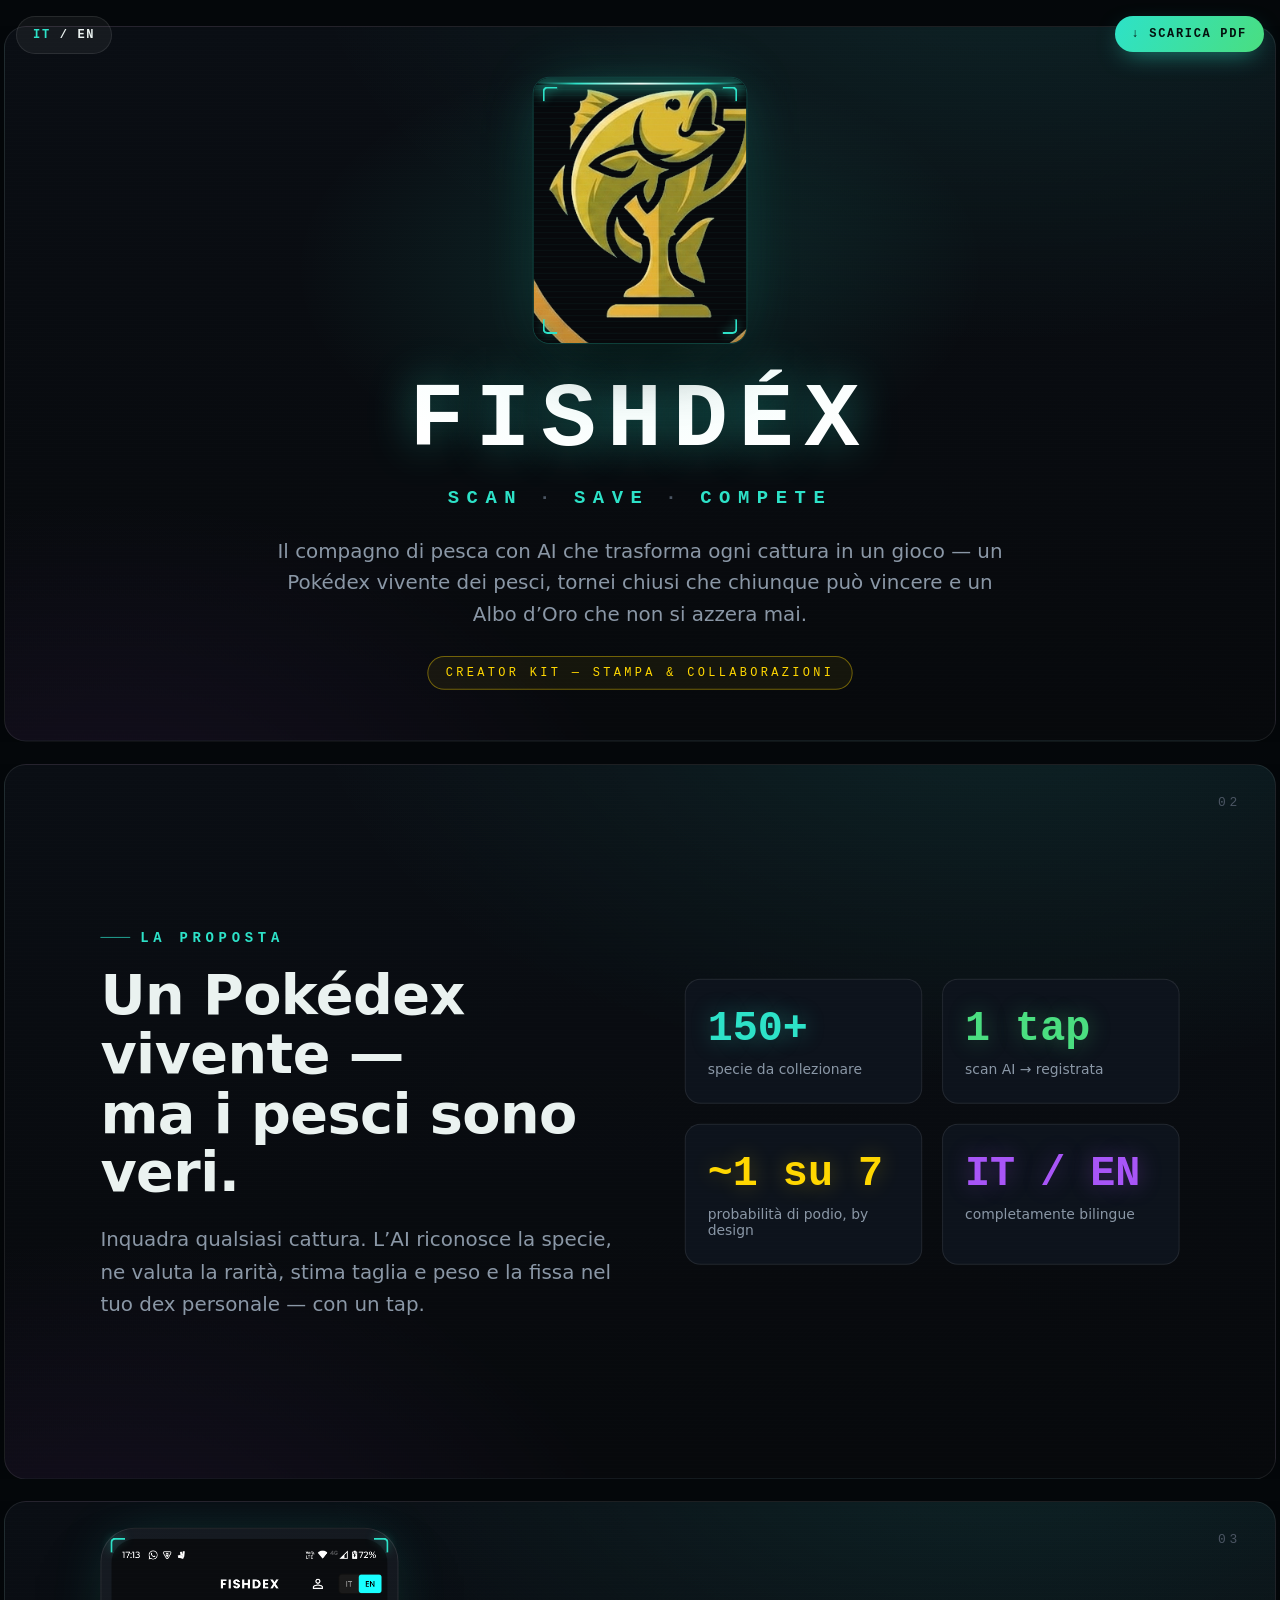
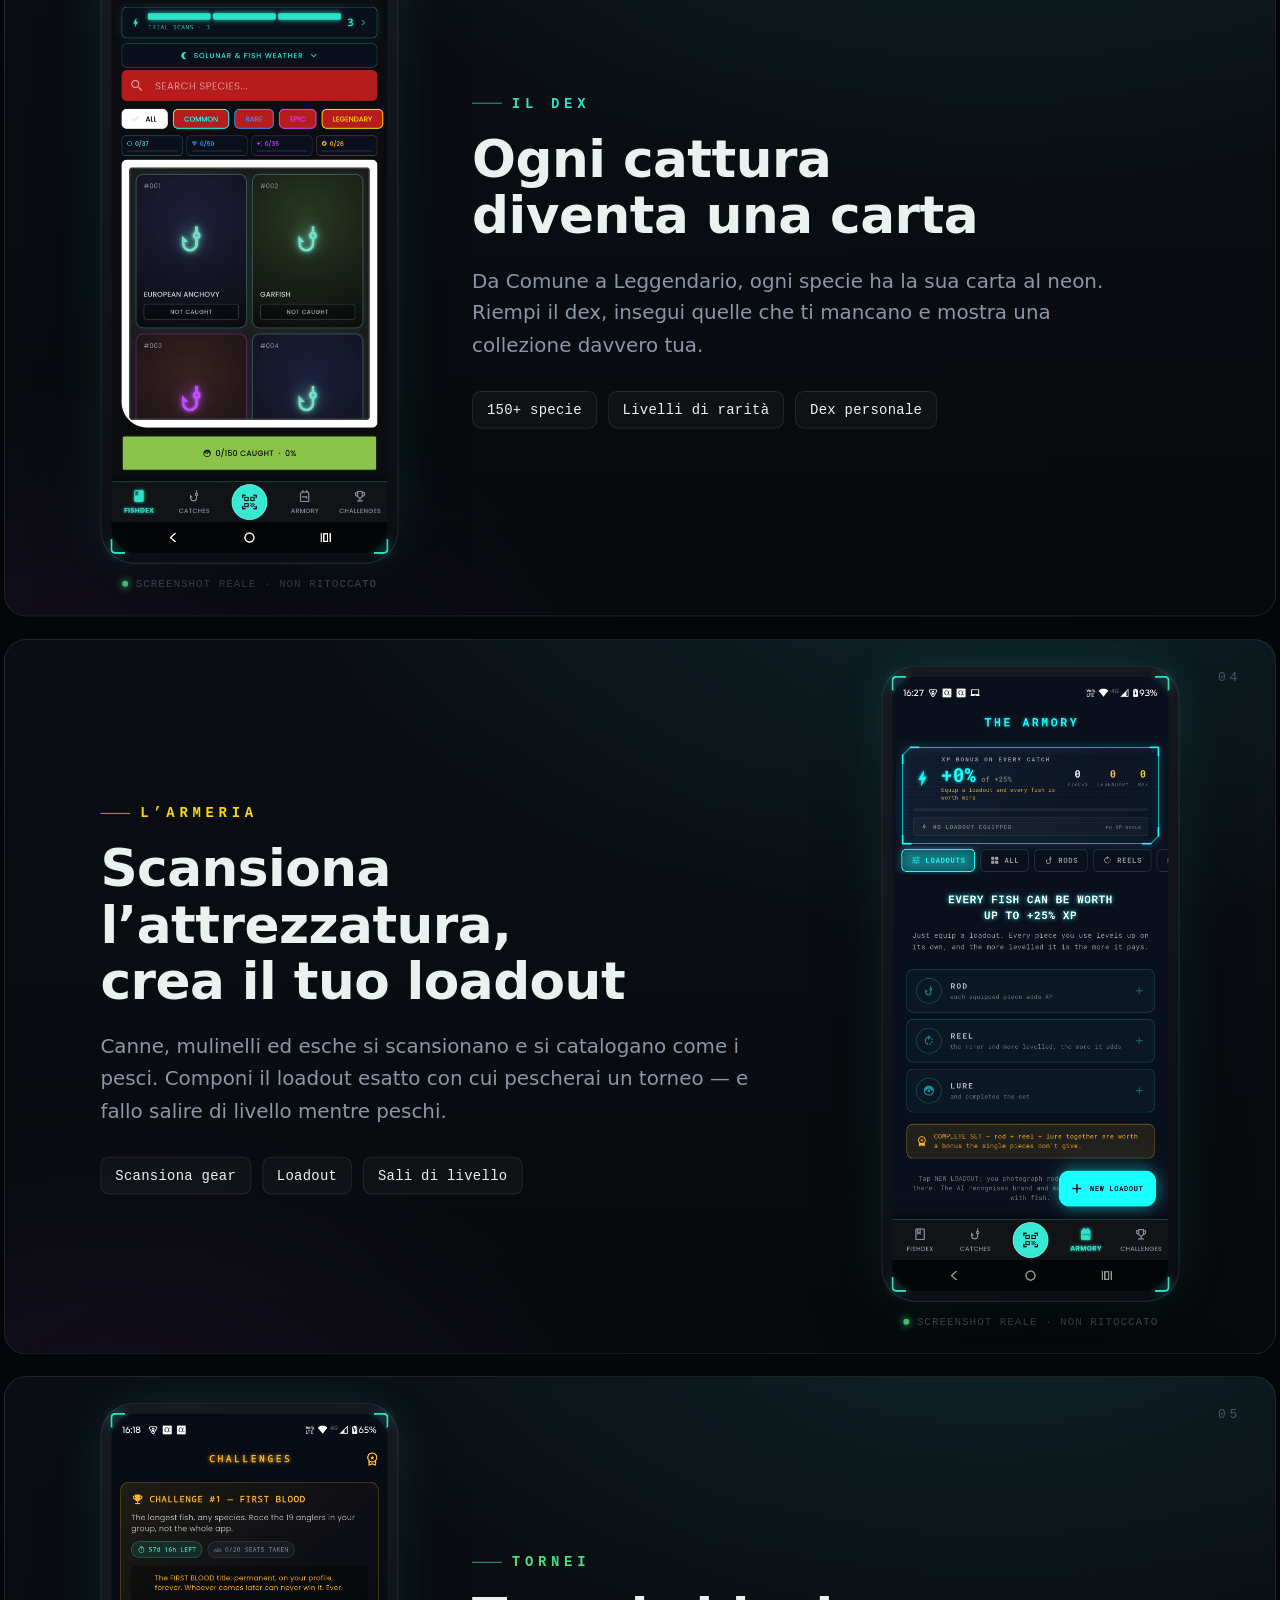
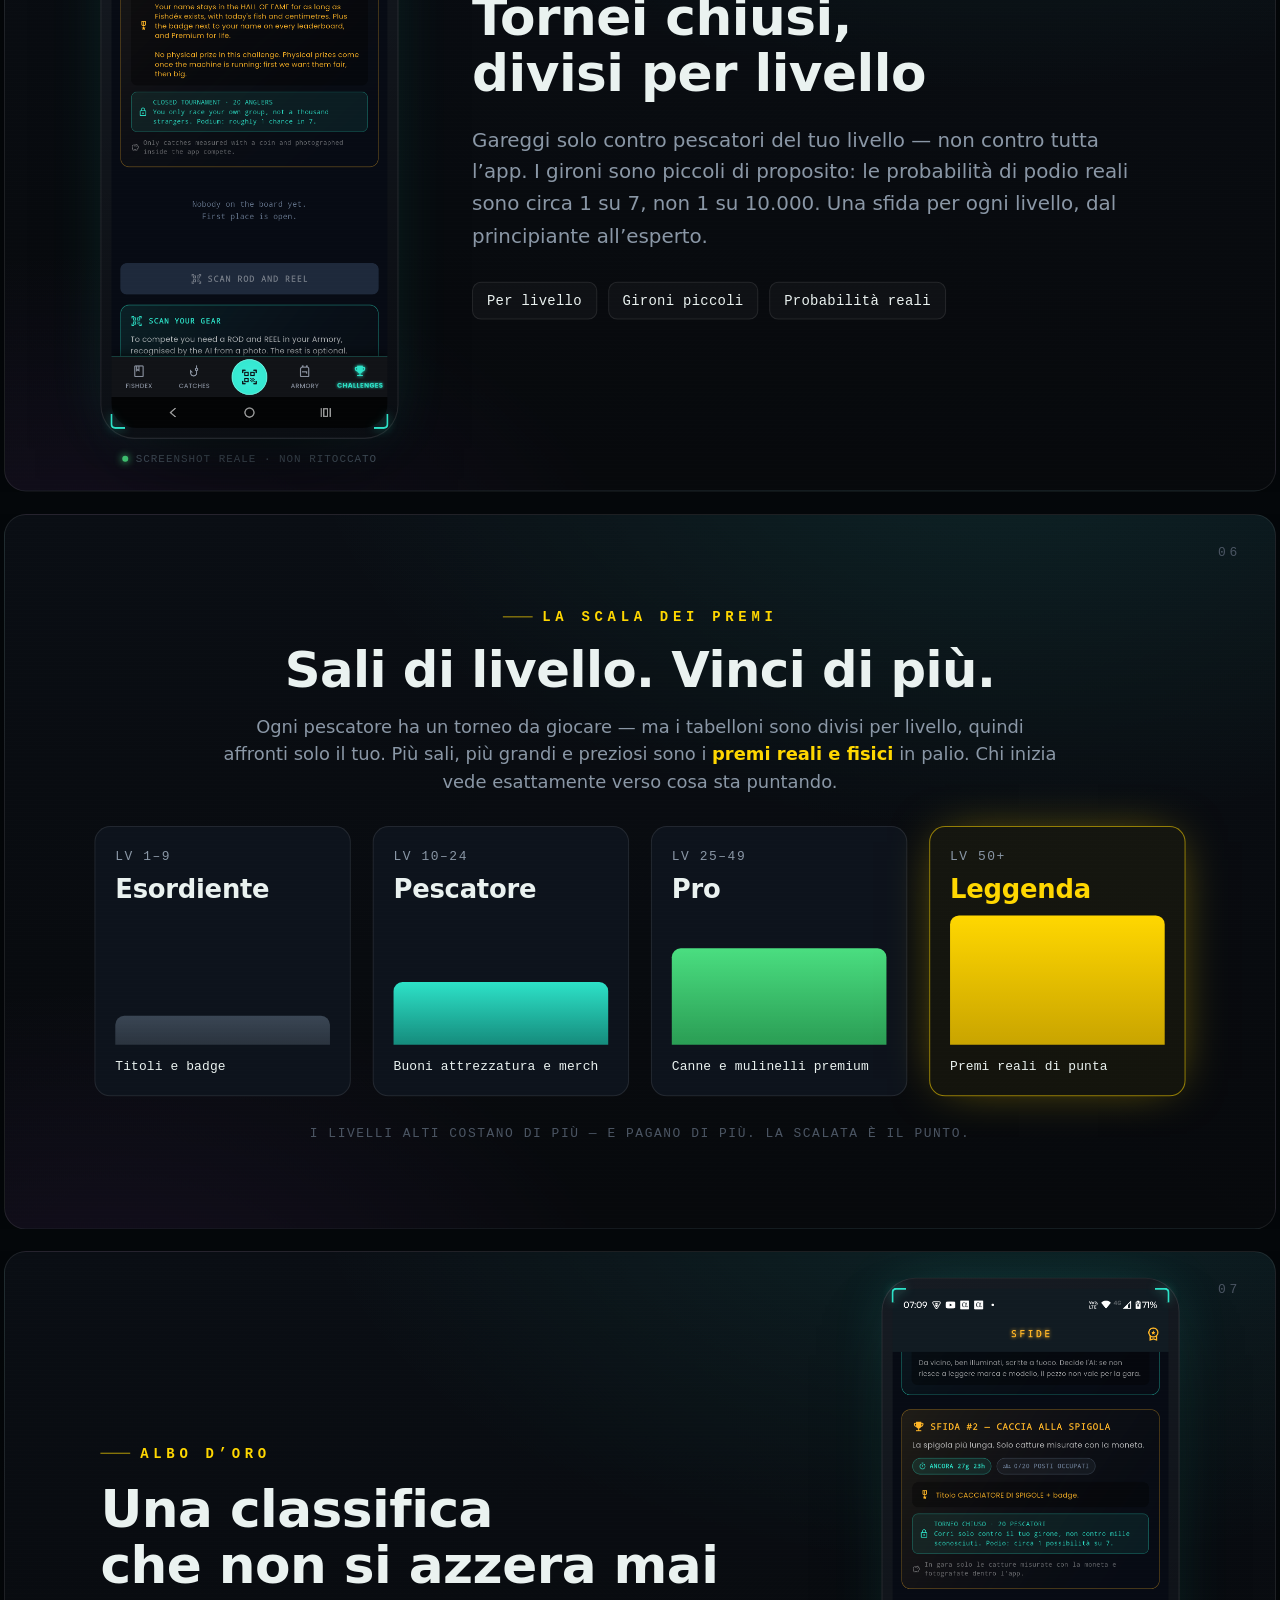
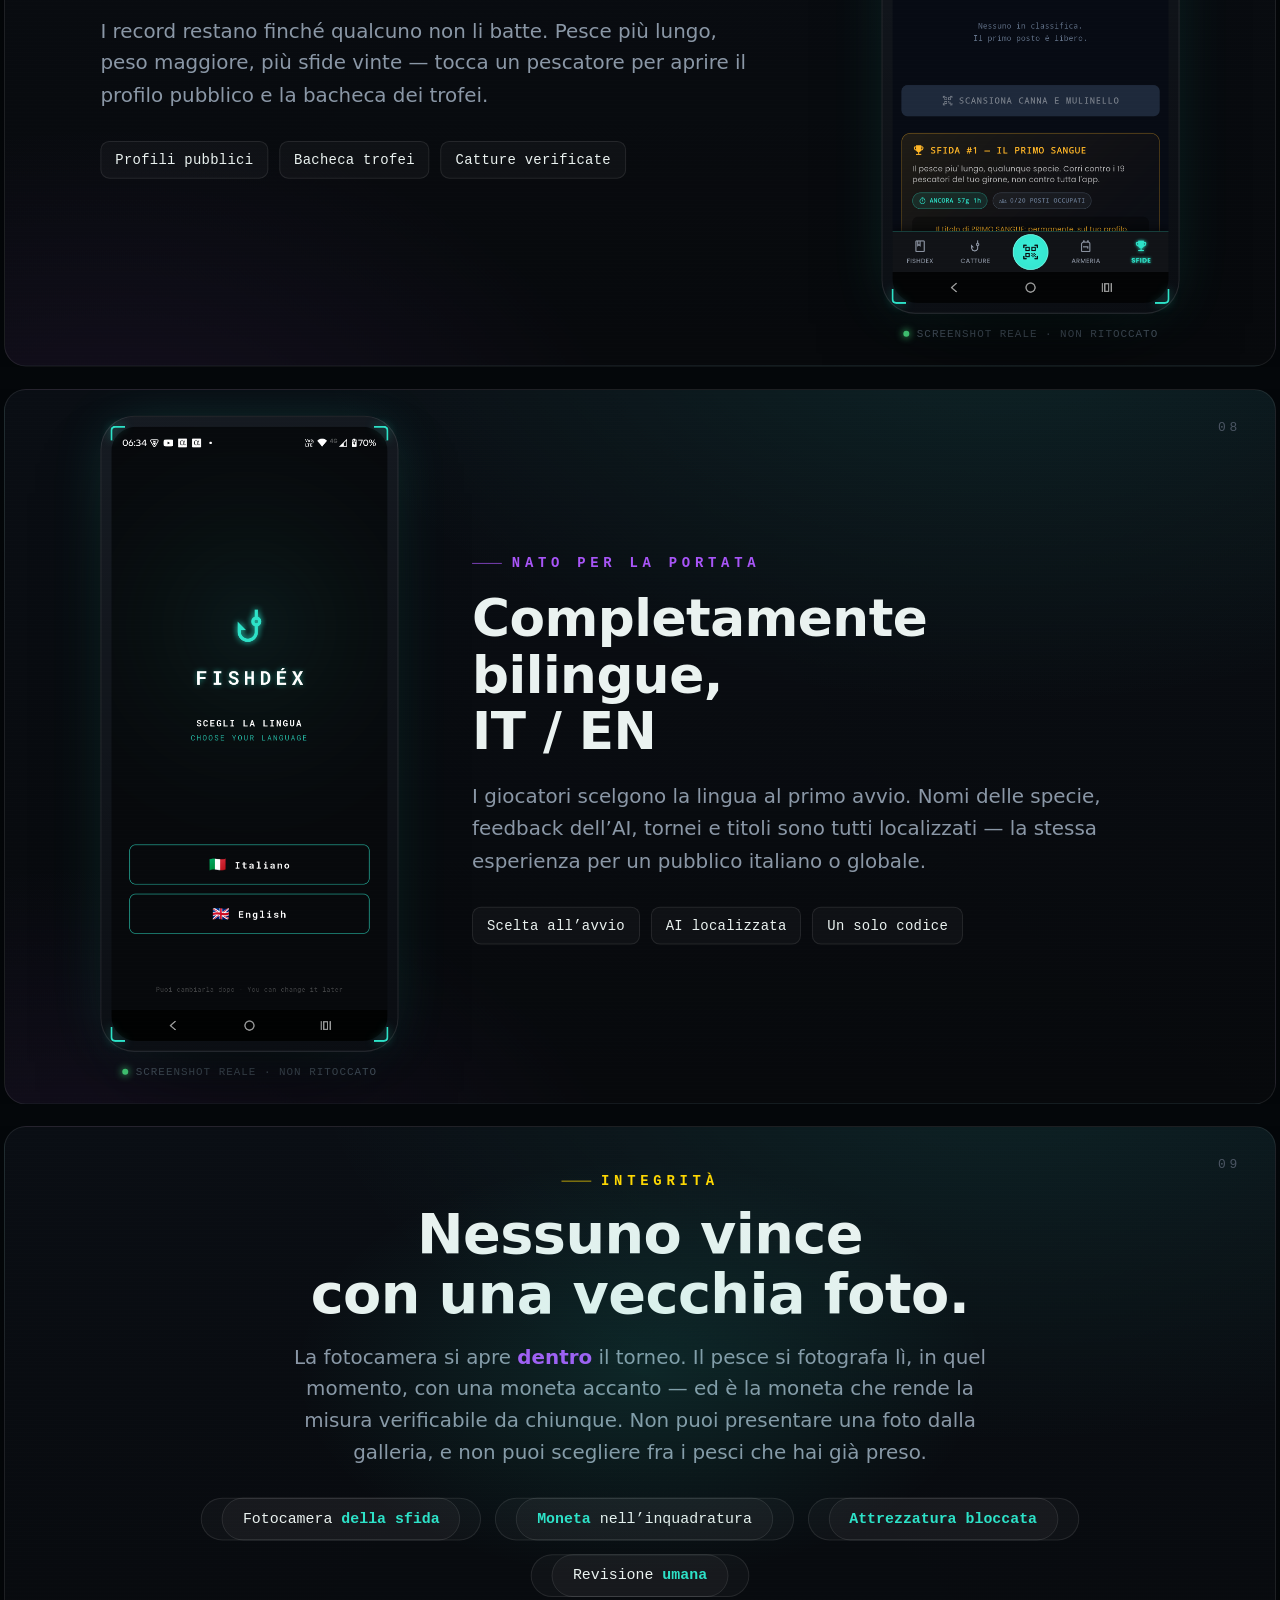
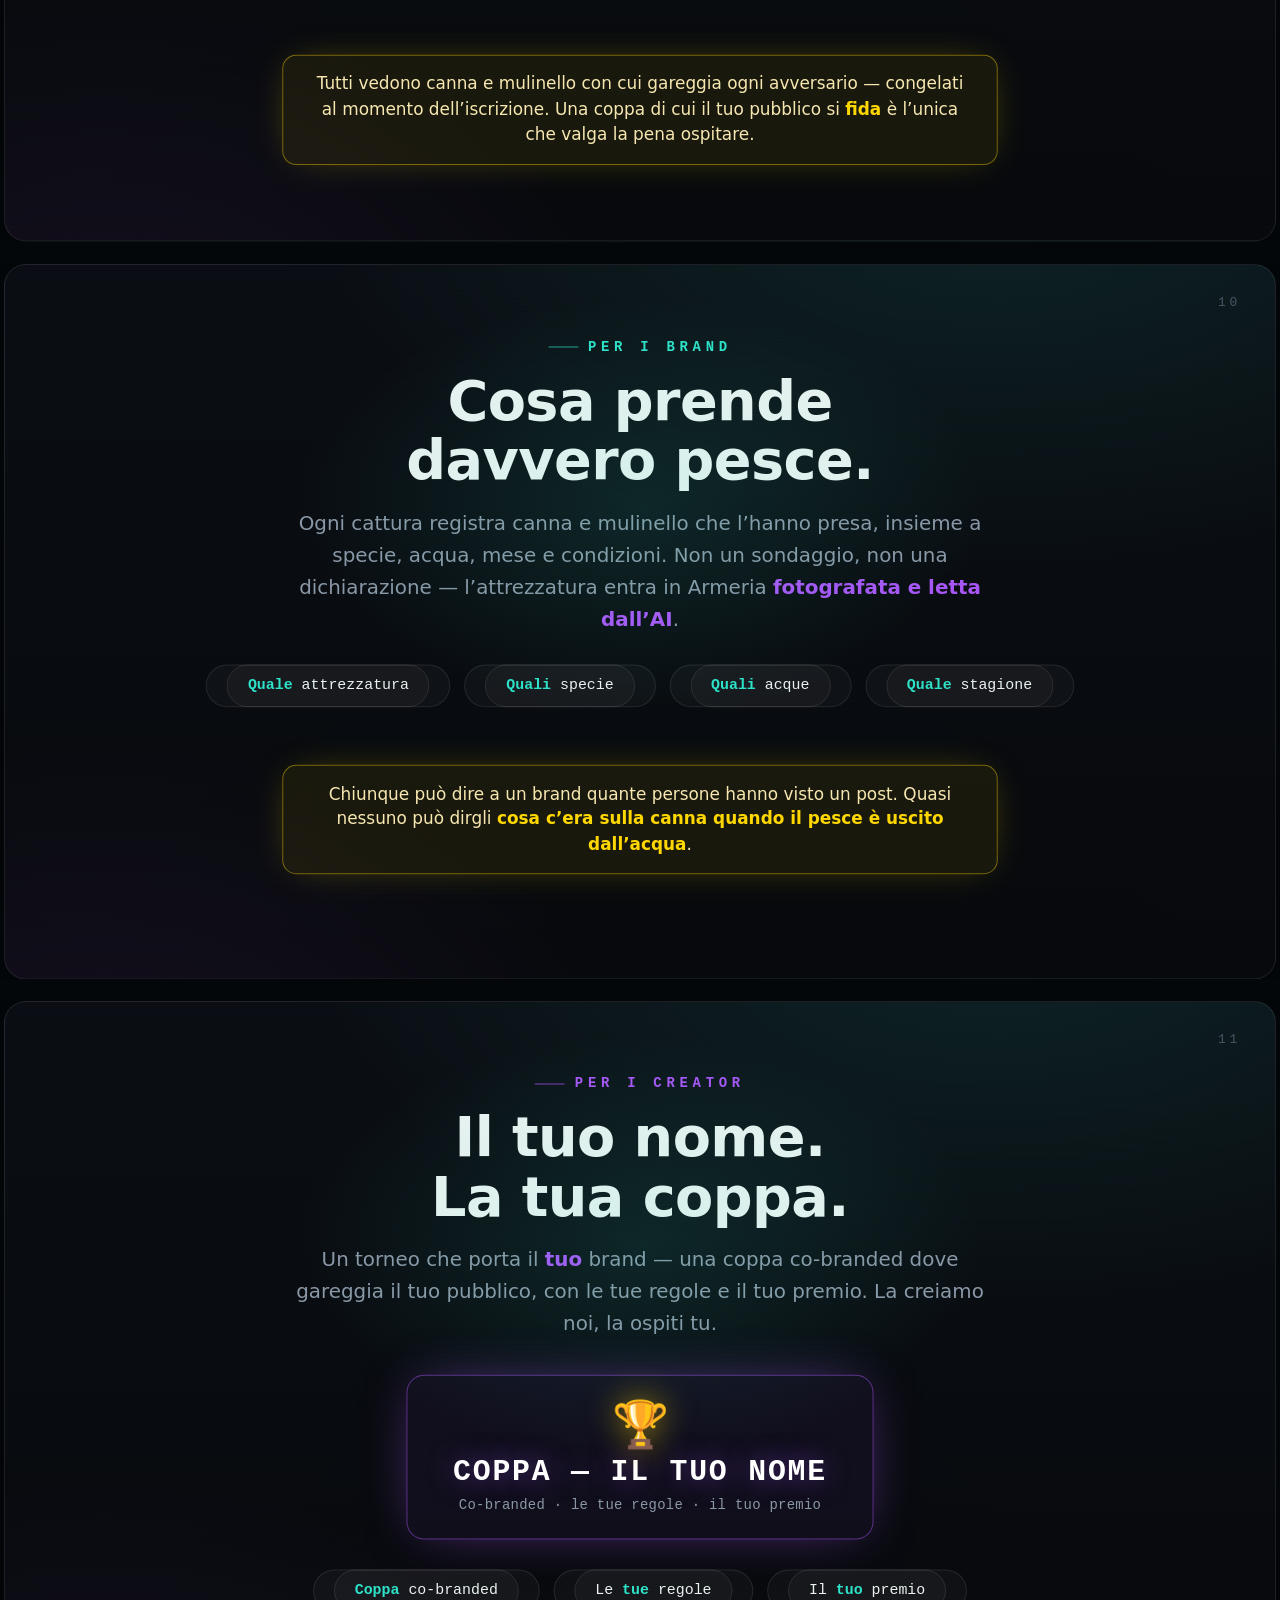
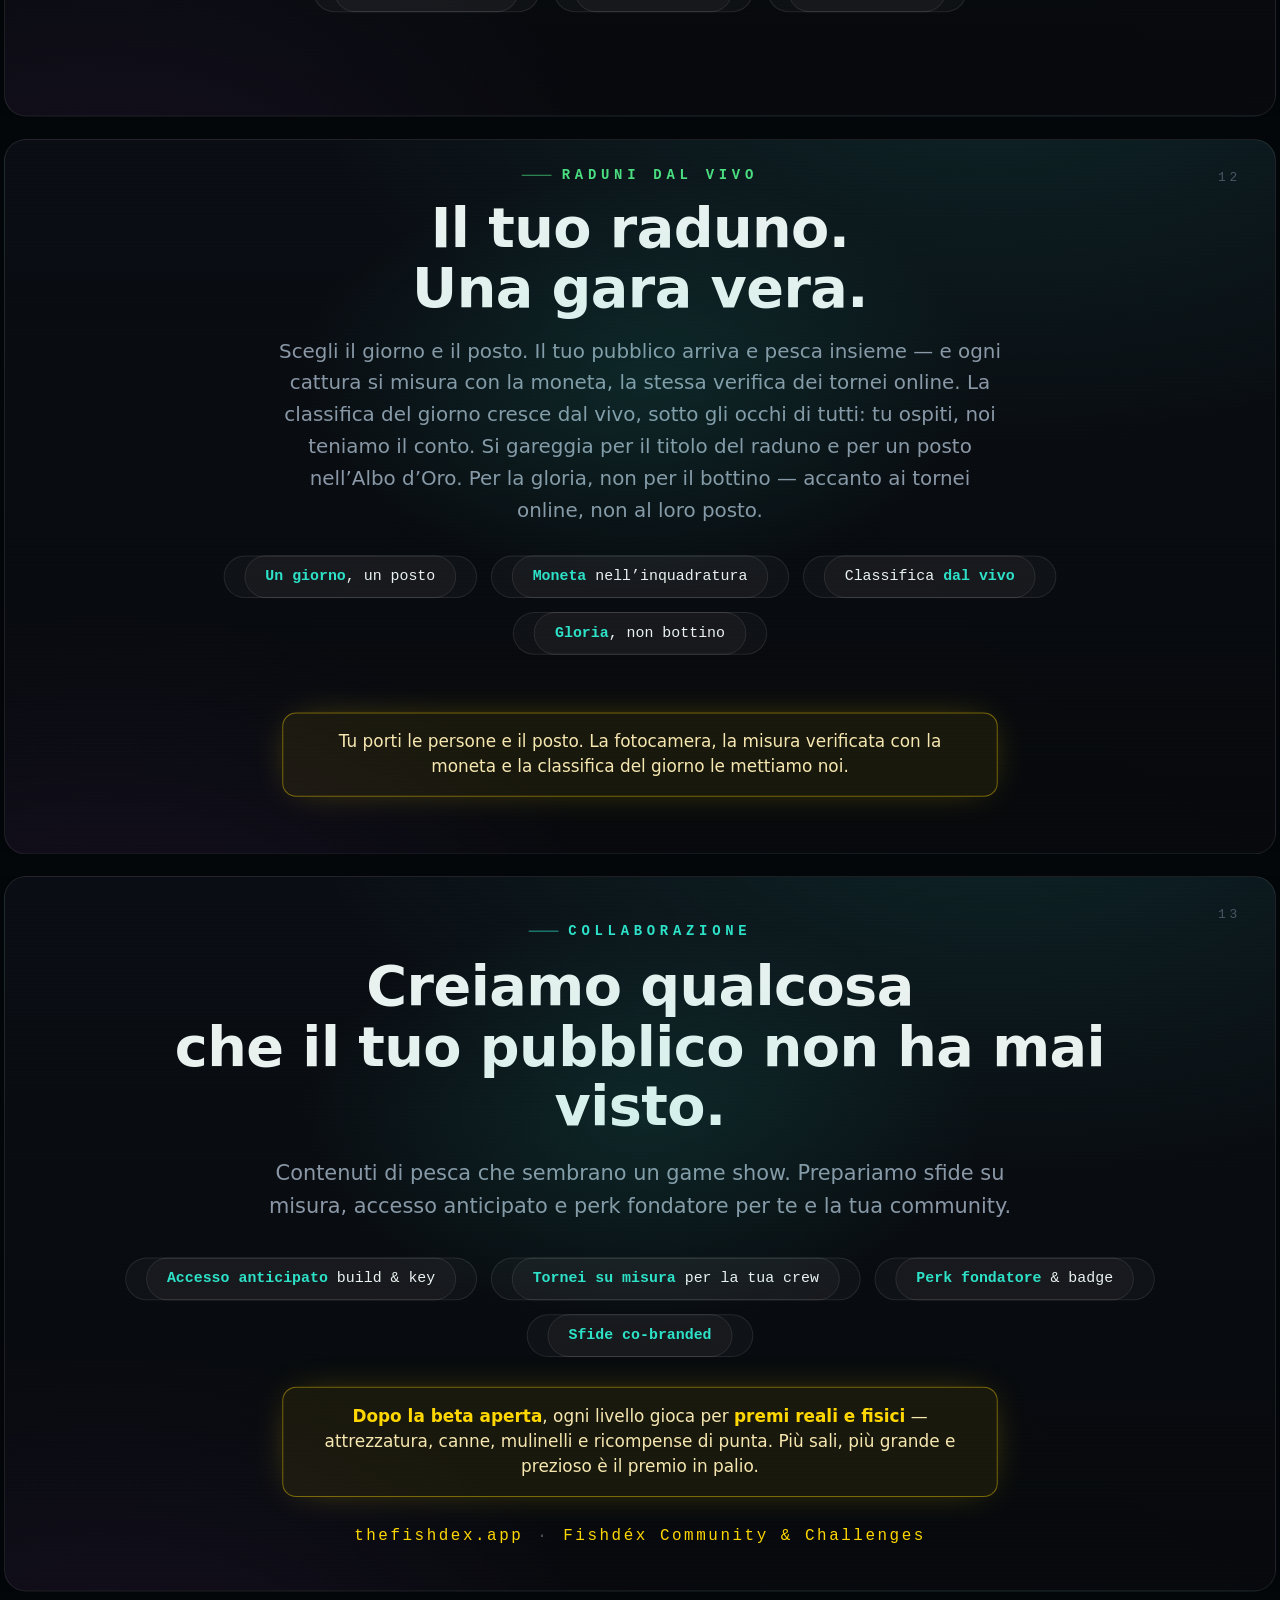
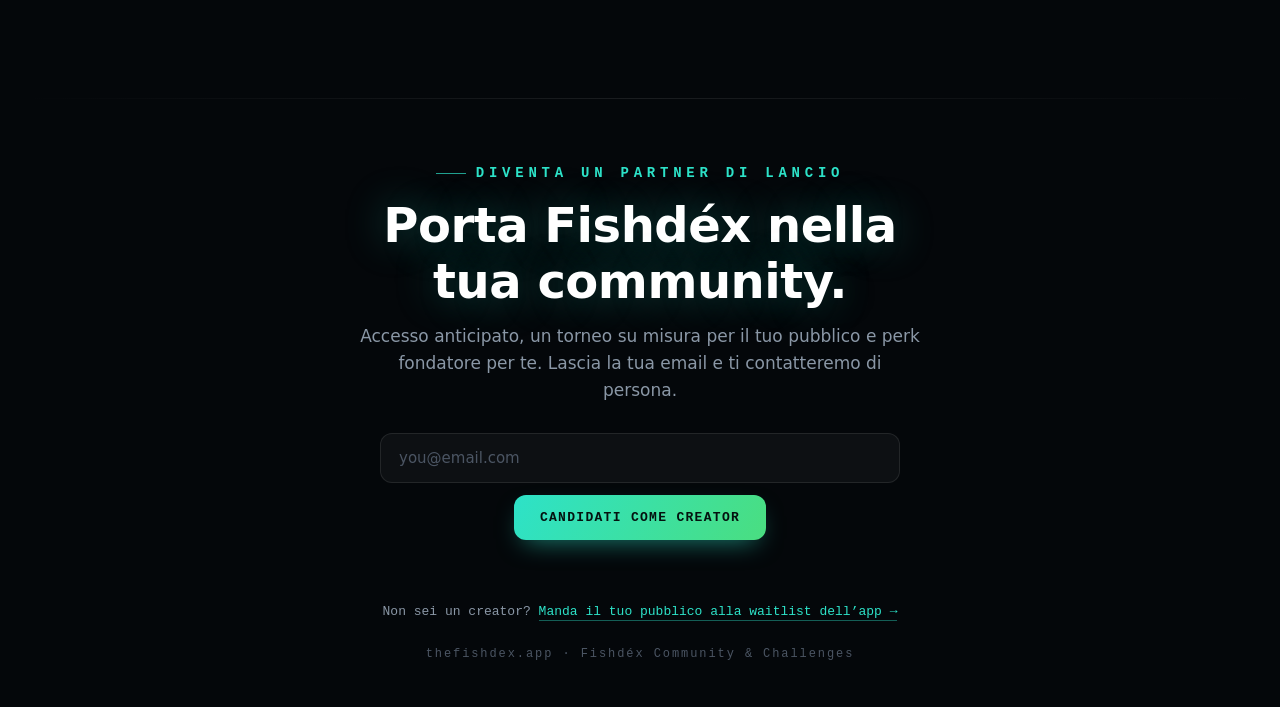
<file: index.html>
<!DOCTYPE html>
<html lang="it">
<head>
  <meta charset="UTF-8" />
  <meta name="viewport" content="width=device-width, initial-scale=1.0" />
  <meta name="theme-color" content="#070a0d" />

  <!-- Il root di thefishdex.app rimanda alla pagina di accesso anticipato. -->
  <title>Fishdéx — Accesso Anticipato · Scanner tattico per pescatori</title>
  <meta name="description" content="Fishdéx trasforma il tuo smartphone in uno scanner tattico: scatta la foto, l'IA identifica la specie, stima la taglia, calcola la rarità e ti assegna XP." />
  <link rel="canonical" href="https://thefishdex.app/join/" />

  <!-- Reindirizzamento (no-JS friendly) -->
  <meta http-equiv="refresh" content="0; url=/join/" />

  <!-- Open Graph / anteprima social del brand URL -->
  <meta property="og:type" content="website" />
  <meta property="og:title" content="Fishdéx — Il tuo diario di pesca ha appena fatto un level up." />
  <meta property="og:description" content="Scanner biometrico con IA per pescatori sportivi. Identifica specie, rarità e XP da una foto. Accesso anticipato aperto." />
  <meta property="og:url" content="https://thefishdex.app" />
  <meta property="og:image" content="https://thefishdex.app/img/og-cover.png" />
  <meta name="twitter:card" content="summary_large_image" />
  <meta name="twitter:image" content="https://thefishdex.app/img/og-cover.png" />

  <link rel="icon" href="data:image/svg+xml,<svg xmlns='http://www.w3.org/2000/svg' viewBox='0 0 100 100'><text y='.9em' font-size='90'>🐟</text></svg>" />

  <style>
    html, body { height: 100%; margin: 0; }
    body {
      background: #070a0d;
      color: #e8f0ec;
      font-family: Inter, system-ui, -apple-system, sans-serif;
      display: flex; align-items: center; justify-content: center;
      text-align: center; padding: 2rem;
    }
    a { color: #4ade80; text-decoration: none; font-weight: 600; }
    .fish { font-size: 3rem; }
    .muted { color: #7c8a83; font-size: .95rem; margin-top: .75rem; }
  </style>
  <script>
    // Redirect immediato lato client (replace: niente voce nella cronologia).
    location.replace('/join/');
  </script>
</head>
<body>
  <div>
    <div class="fish">🐟</div>
    <p>Ti stiamo portando alla pagina di accesso anticipato…</p>
    <p class="muted">Se non vieni reindirizzato, <a href="/join/">clicca qui</a>.</p>
  </div>
</body>
</html>
</file>
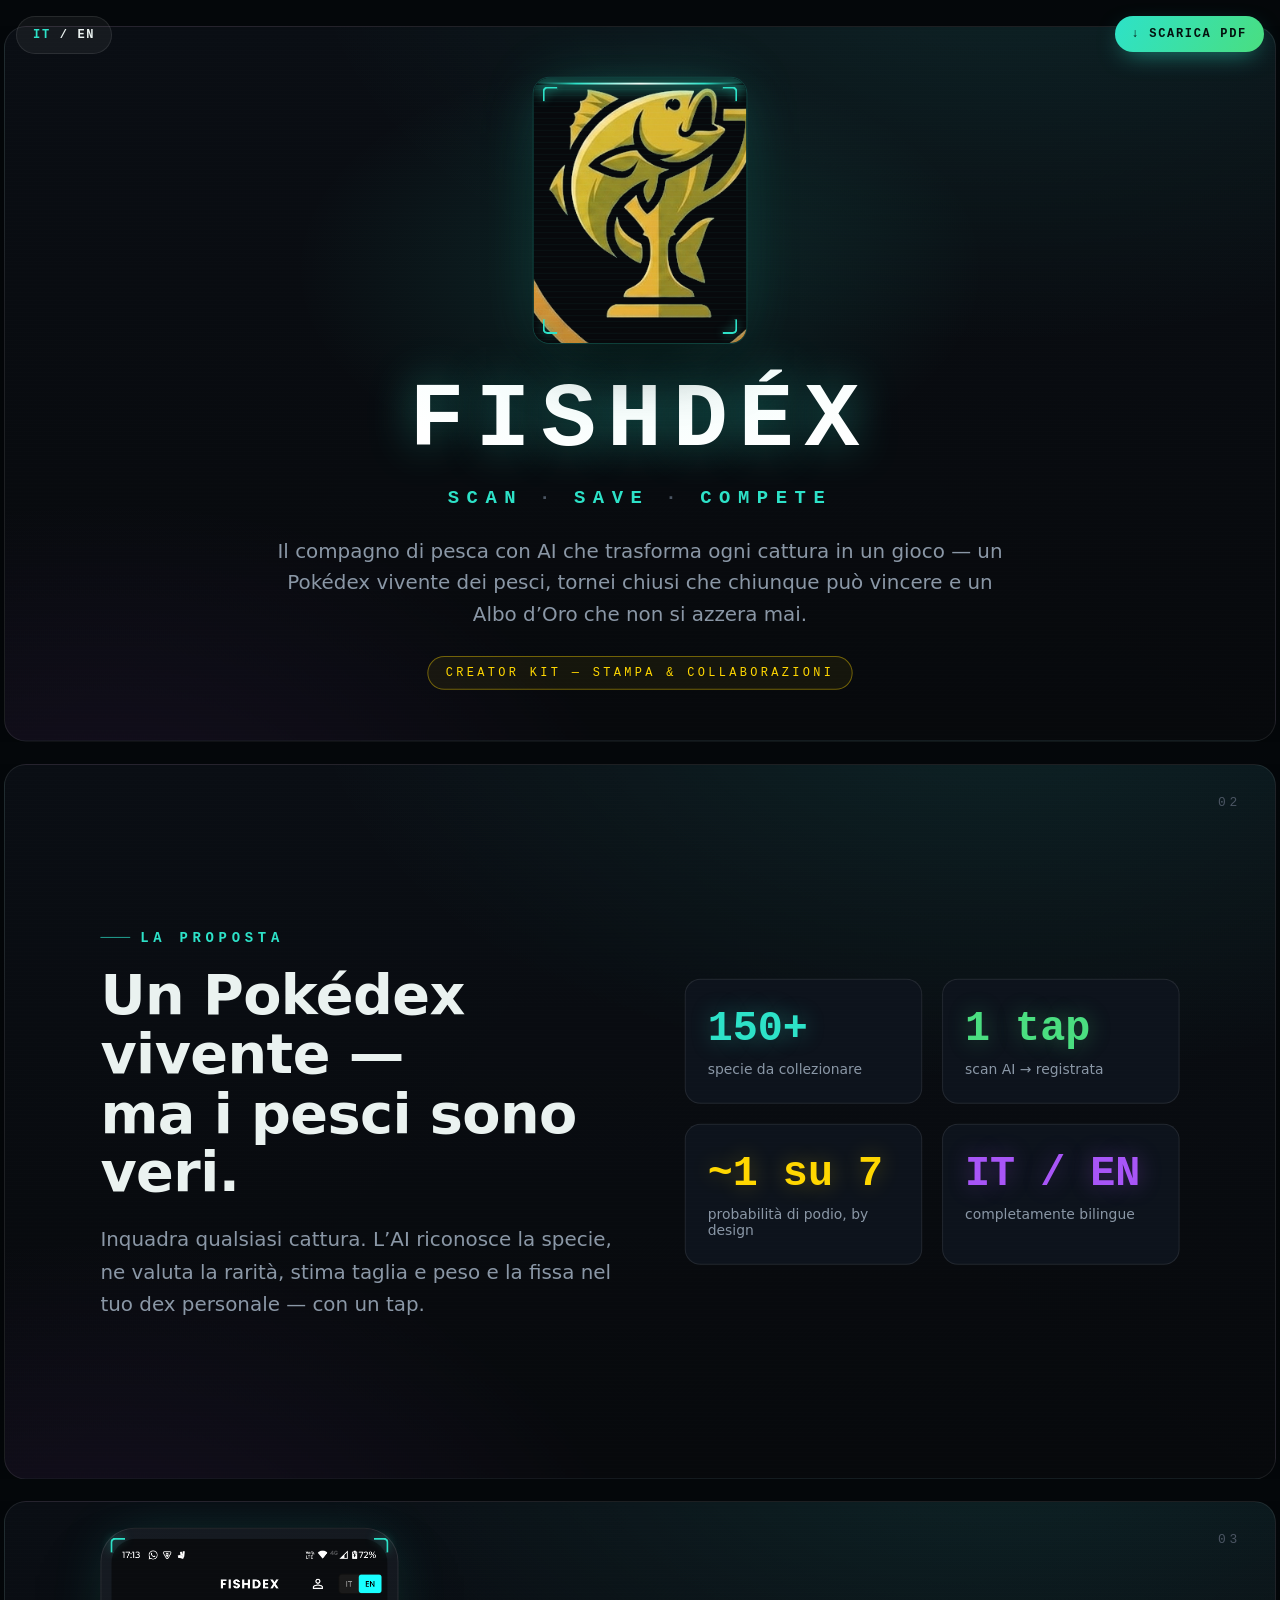
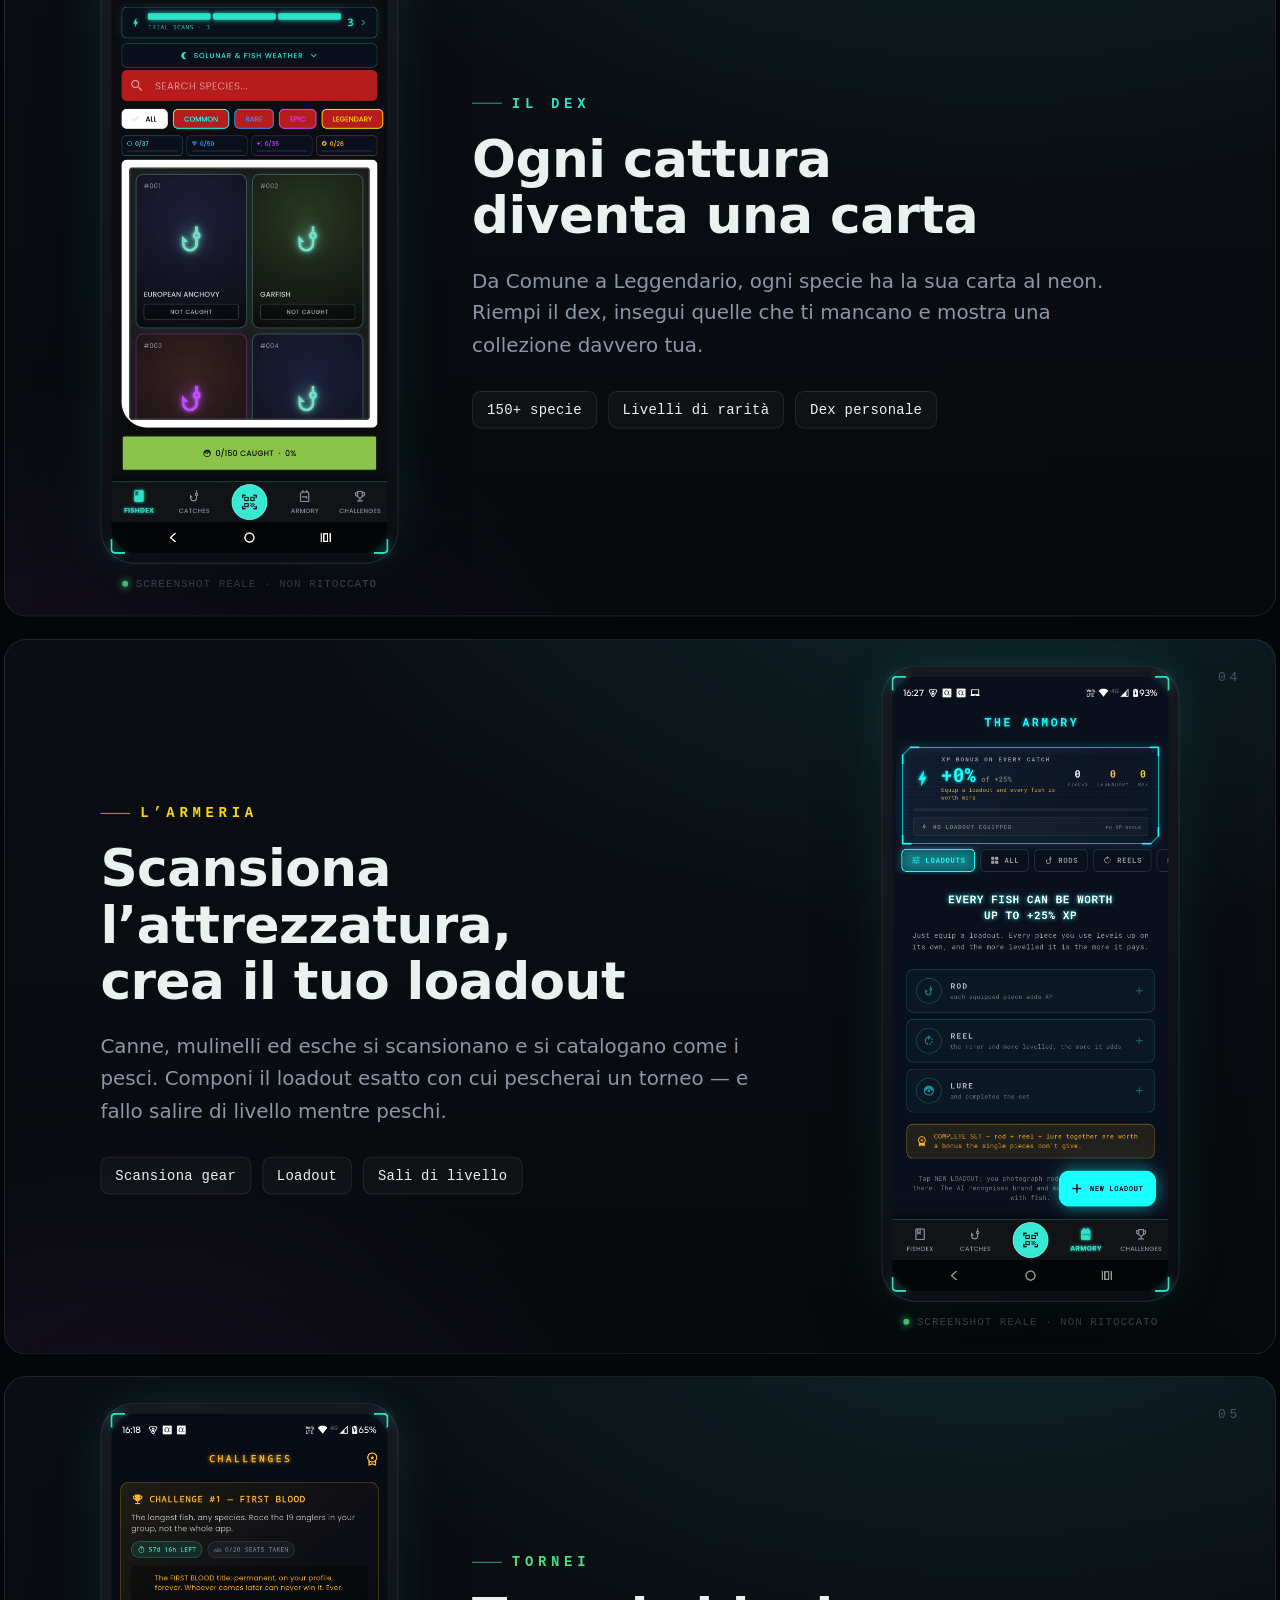
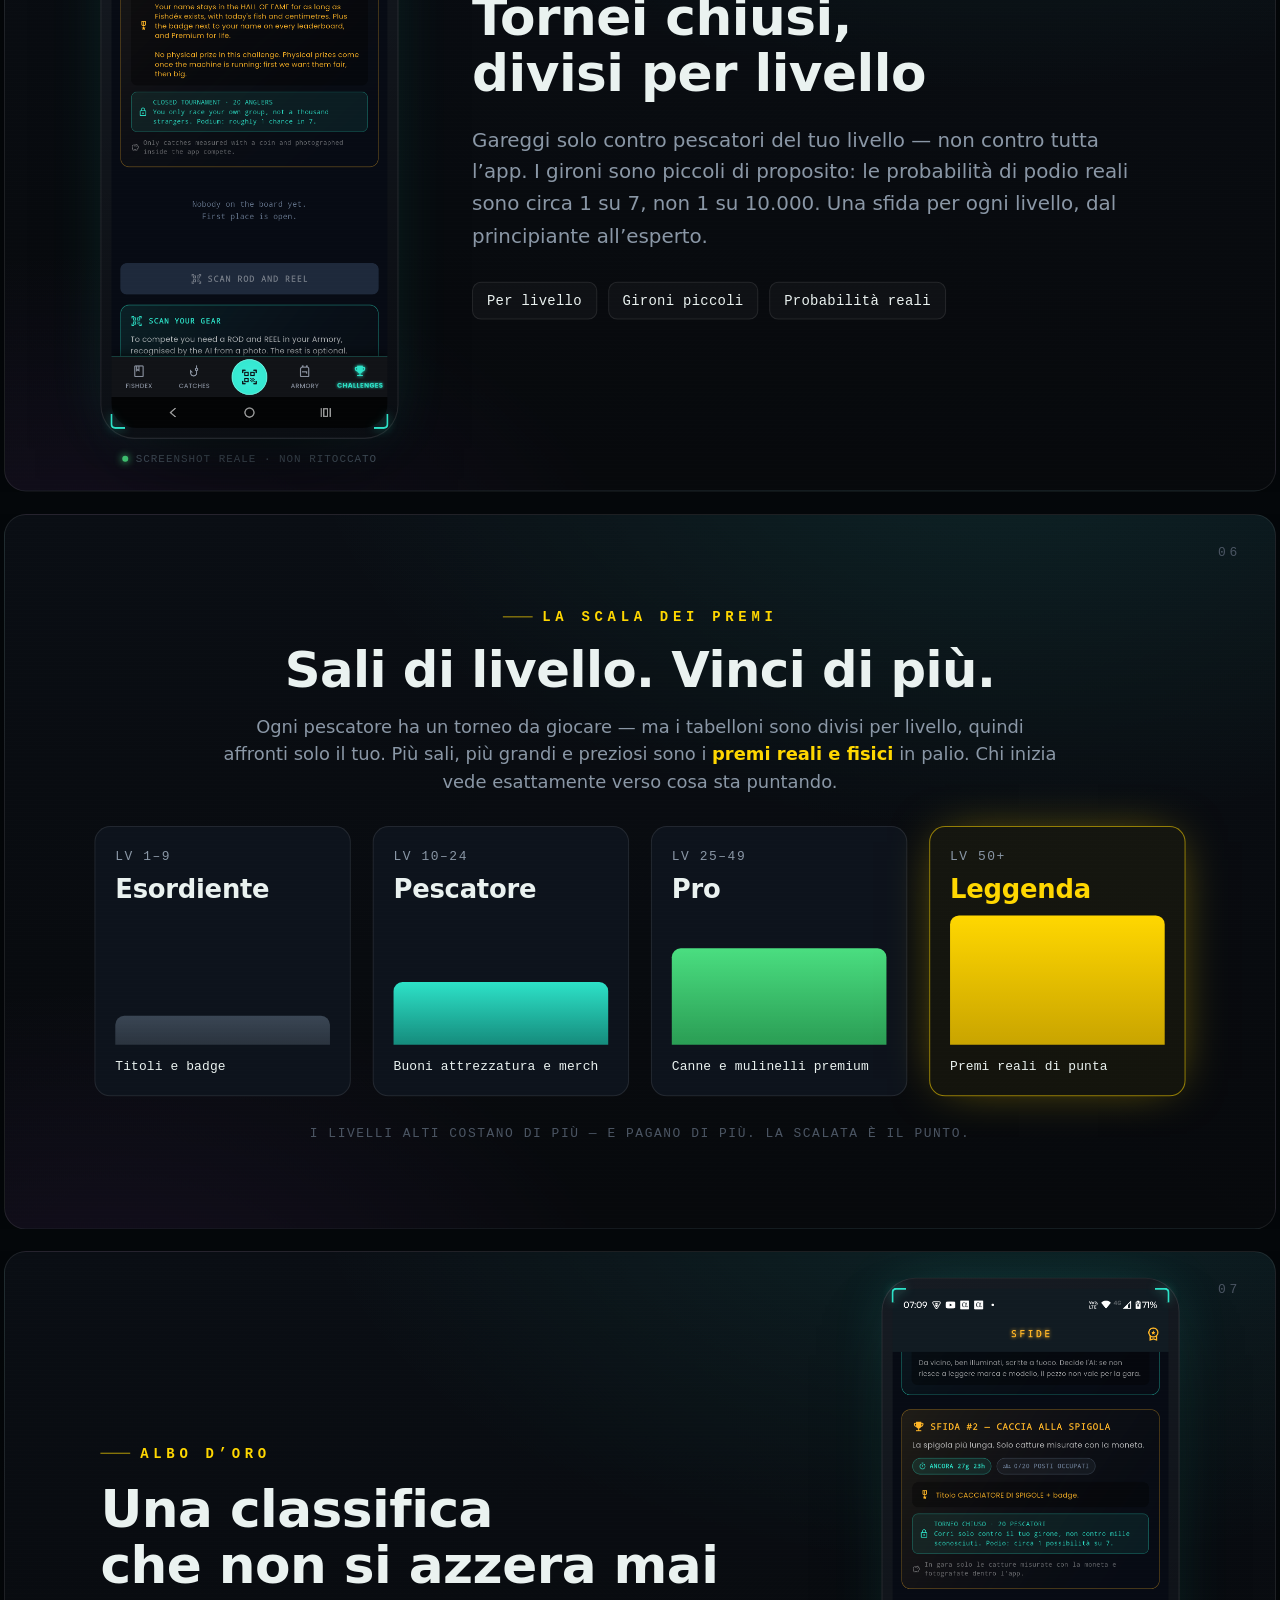
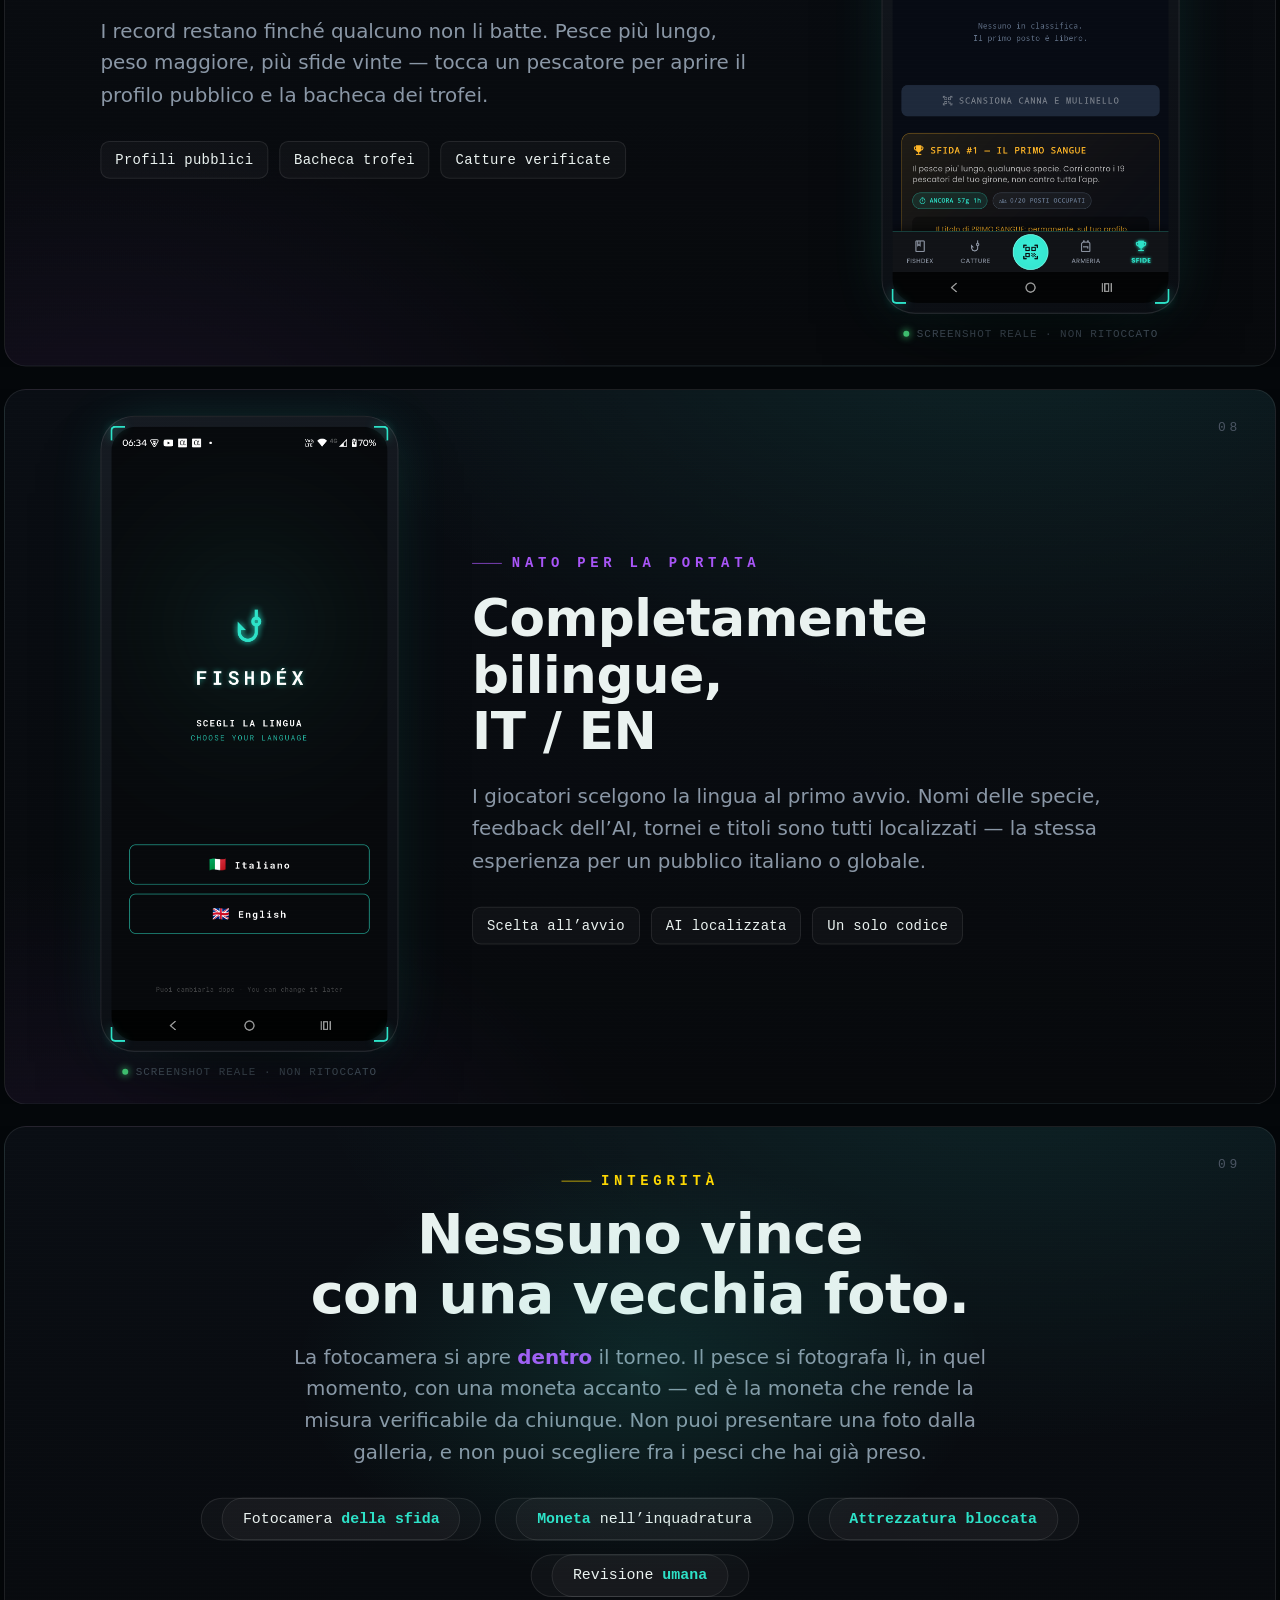
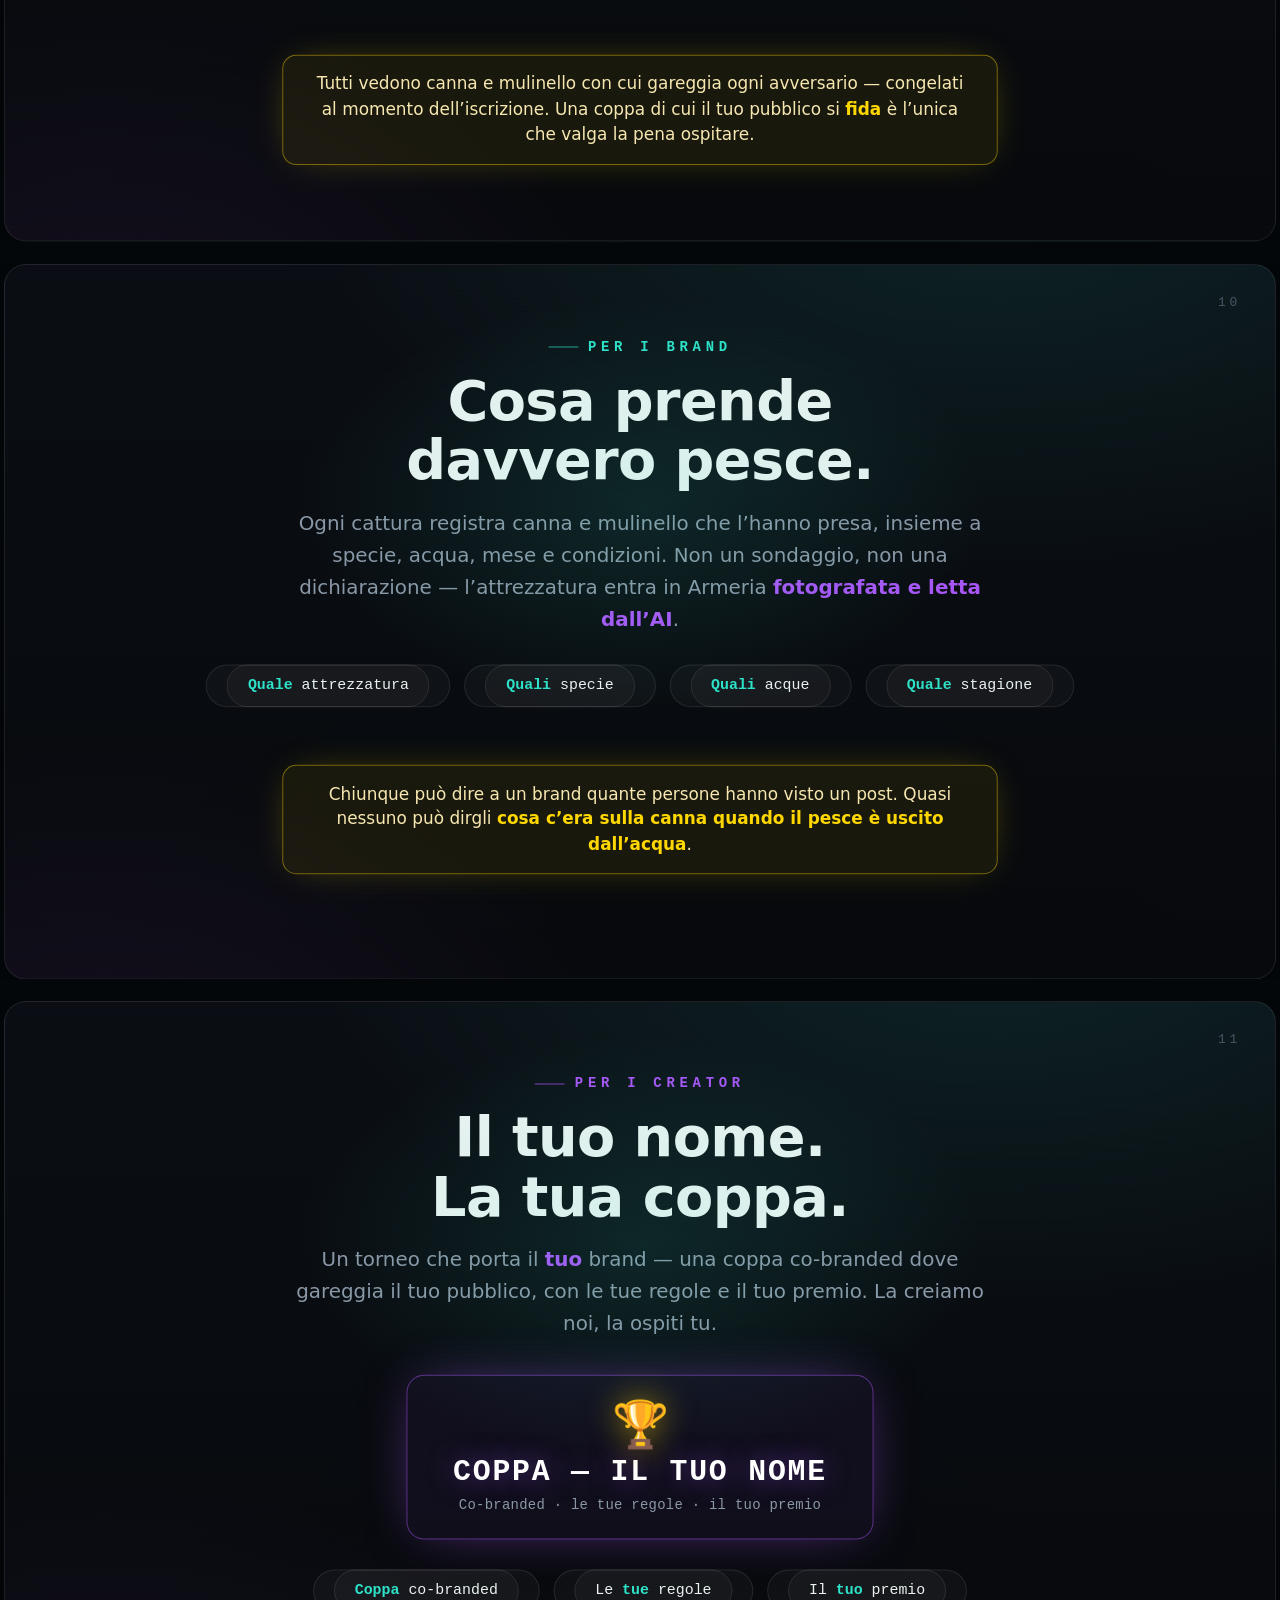
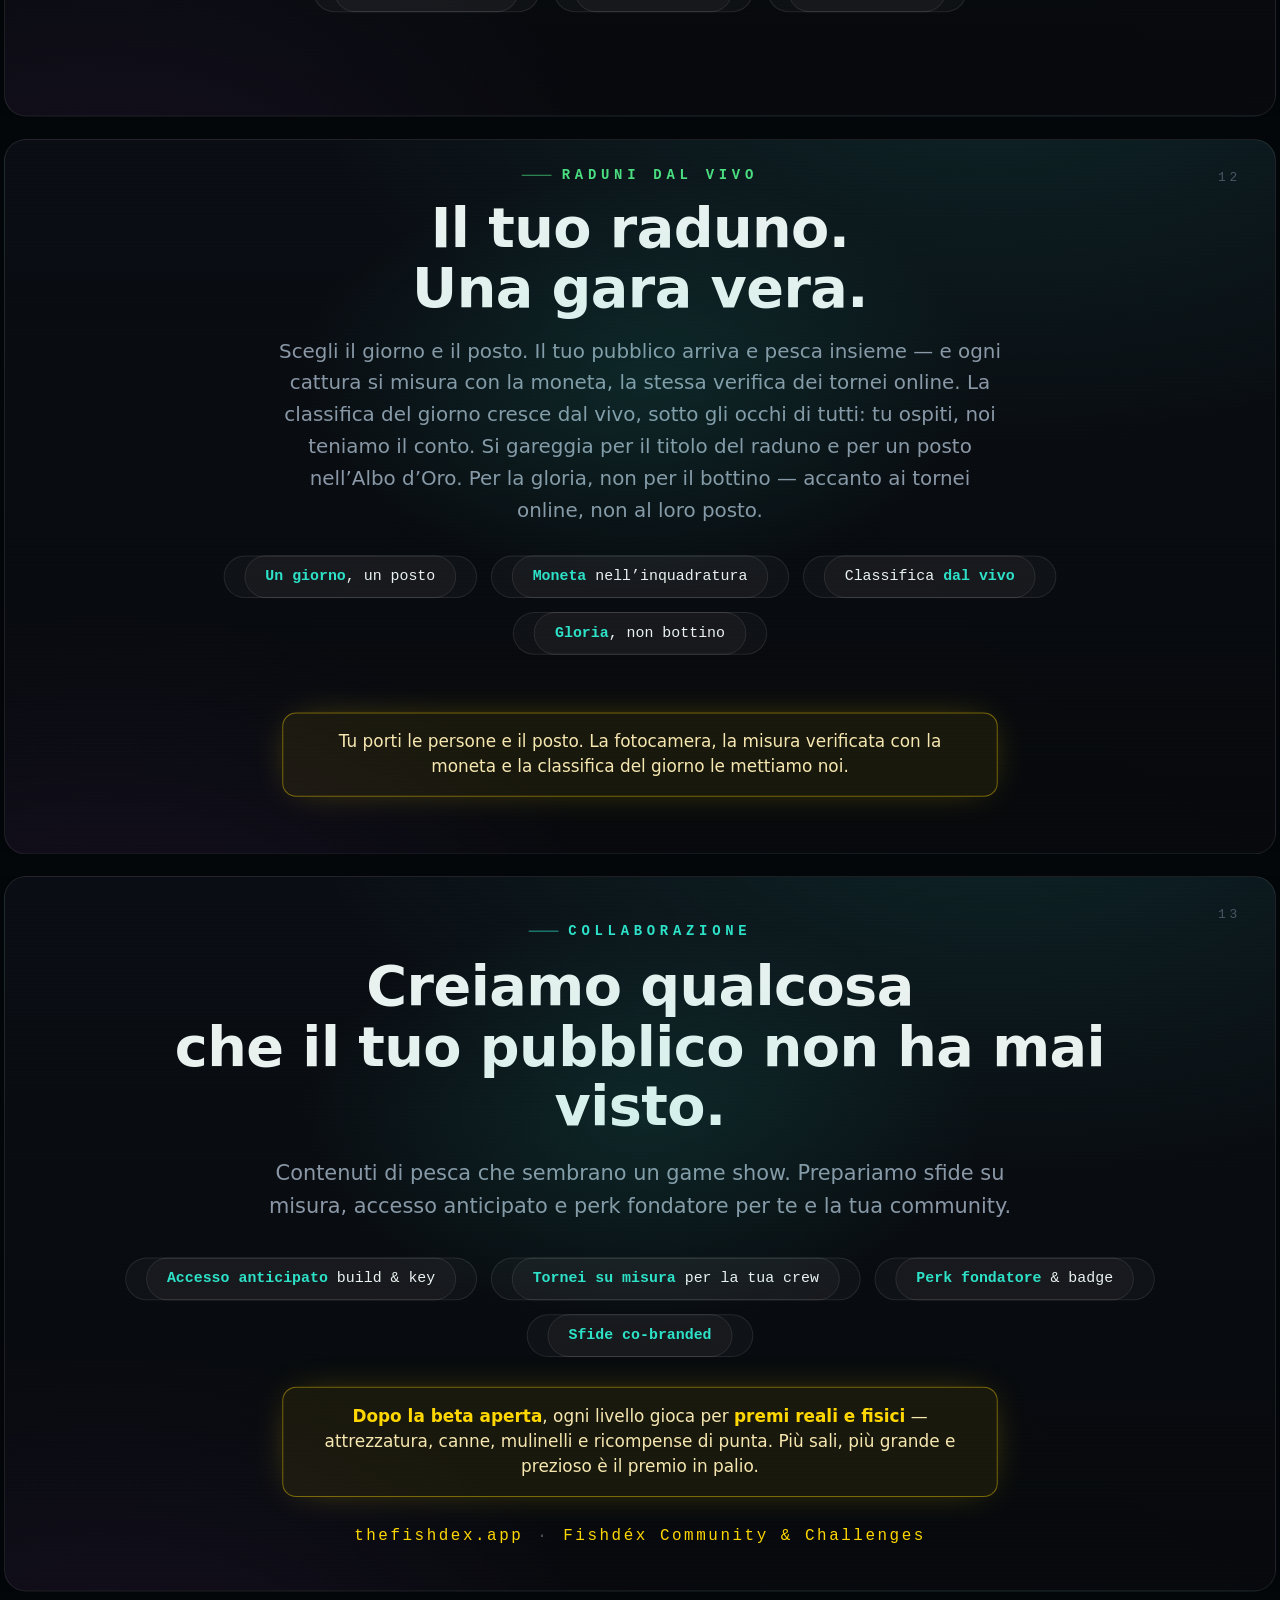
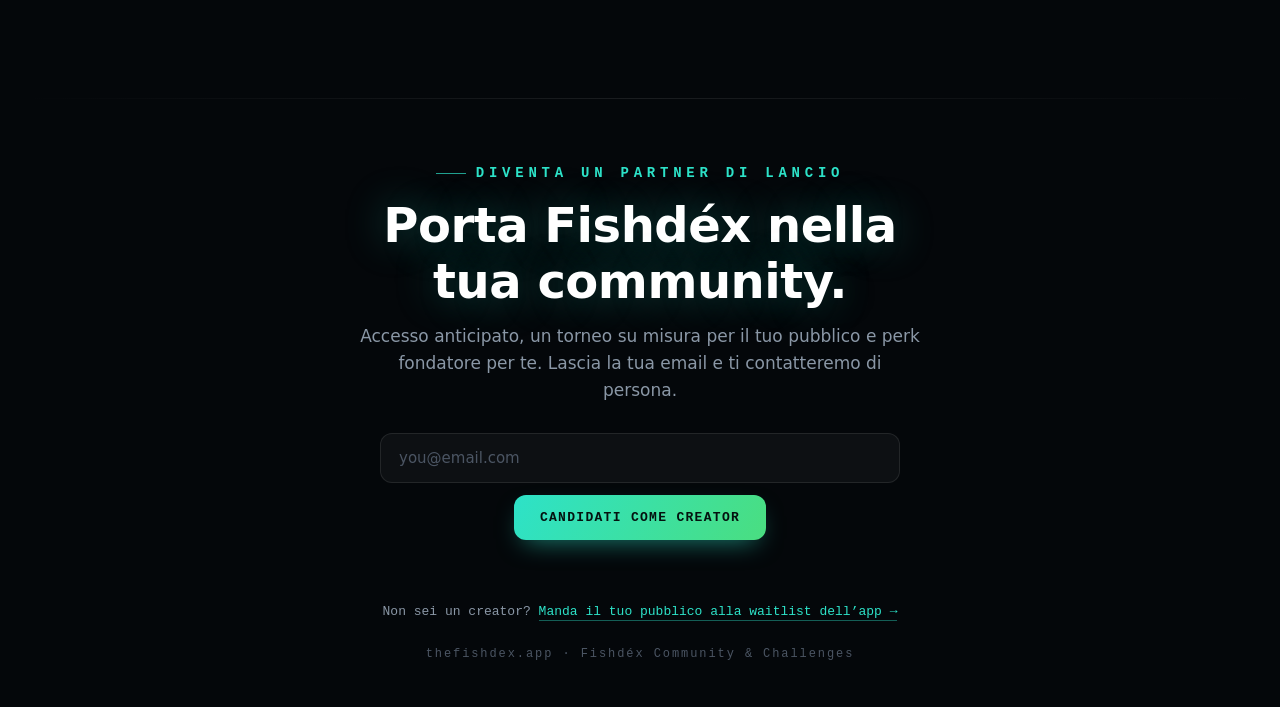
<file: join/index.html>
<!doctype html>
<html lang="it" class="lang-it">
<head>
<meta charset="utf-8">
<meta name="viewport" content="width=device-width, initial-scale=1">
<meta name="theme-color" content="#07090C">
<link rel="icon" href="data:image/svg+xml,<svg xmlns='http://www.w3.org/2000/svg' viewBox='0 0 100 100'><text y='.9em' font-size='90'>🎣</text></svg>">
<title>Fishdéx — Creator Kit</title>
<style>
:root{
  --bg:#07090C; --panel:#0D131C; --line:rgba(255,255,255,.09);
  --cyan:#2DE2C8; --green:#4ADE80; --gold:#FFD700; --violet:#A855F7;
  --ink:#EAF2F0; --mut:#8A97A6; --mut2:#4B5563;
  --mono:ui-monospace,"SF Mono","Cascadia Code","JetBrains Mono","Roboto Mono",Menlo,monospace;
  --sans:system-ui,-apple-system,"Segoe UI",Roboto,Helvetica,Arial,sans-serif;
}
*{box-sizing:border-box}
html,body{margin:0;background:#04070a;color:var(--ink);font-family:var(--sans);
  -webkit-font-smoothing:antialiased}
.deck{width:100%;padding:26px 0 60px}
.slidewrap{overflow:hidden;margin:0 auto 22px}
.stage{width:1280px;margin:0 auto;transform-origin:top center}

/* generic slide frame */
.slide{position:relative;width:1280px;height:720px;overflow:hidden;
  background:
    radial-gradient(1200px 700px at 78% -12%, rgba(45,226,200,.10), transparent 58%),
    radial-gradient(900px 620px at 8% 118%, rgba(168,85,247,.09), transparent 60%),
    linear-gradient(180deg,#0a0e14,#07090c);
  border:1px solid var(--line);border-radius:22px;
  box-shadow:0 40px 90px -40px rgba(0,0,0,.8)}
.slide::after{content:"";position:absolute;inset:0;pointer-events:none;opacity:.5;
  background:repeating-linear-gradient(180deg,transparent 0 3px,rgba(255,255,255,.012) 3px 4px)}
.pageno{position:absolute;top:30px;right:34px;font-family:var(--mono);font-size:13px;
  letter-spacing:.3em;color:var(--mut2);z-index:4}
.glow{position:absolute;inset:0;pointer-events:none;
  background:radial-gradient(560px 340px at 50% 34%, rgba(45,226,200,.12), transparent 62%)}

.eyebrow{font-family:var(--mono);font-size:14px;letter-spacing:.34em;text-transform:uppercase;
  display:inline-flex;align-items:center;gap:10px;font-weight:600}
.eyebrow::before{content:"";width:30px;height:1px;background:currentColor;opacity:.7}
.eyebrow.cy{color:var(--cyan)} .eyebrow.gr{color:var(--green)} .eyebrow.go{color:var(--gold)}
.eyebrow.vi{color:var(--violet)} .eyebrow.gd{color:var(--gold)}
h1,h2{margin:0;text-wrap:balance;letter-spacing:-.01em}

/* ---- title slide ---- */
.title{display:flex;flex-direction:column;align-items:center;justify-content:center;
  text-align:center;padding:0 90px}
.logomark{position:relative;width:214px;aspect-ratio:4/5;border-radius:16px;overflow:hidden;
  isolation:isolate;background:#07090C;margin-bottom:26px;
  box-shadow:0 0 0 1px rgba(45,226,200,.18),0 30px 66px -26px rgba(0,0,0,.85),
    0 0 62px -12px rgba(45,226,200,.3)}
.logomark .mk{position:absolute;inset:0;background-image:url(/img/s1-964093feb2cb.png);background-repeat:no-repeat;
  background-size:520%;background-position:48.5% 40%}
.logomark .grid{position:absolute;inset:0;pointer-events:none;opacity:.55;mix-blend-mode:screen;
  background:repeating-linear-gradient(180deg,transparent 0 5px,rgba(45,226,200,.06) 5px 6px)}
.logomark .bar{position:absolute;left:0;right:0;top:2%;height:2px;z-index:2;
  background:linear-gradient(90deg,transparent,var(--cyan) 20%,#eafff9 50%,var(--cyan) 80%,transparent);
  box-shadow:0 0 16px 3px rgba(45,226,200,.75)}
.wordmark{font-family:var(--mono);font-weight:800;font-size:92px;letter-spacing:.12em;color:#fff;
  text-shadow:0 0 46px rgba(45,226,200,.45)}
.promise{display:flex;gap:16px;align-items:center;margin-top:14px;font-family:var(--mono);
  font-size:19px;letter-spacing:.4em;color:var(--cyan);font-weight:700}
.promise i{color:var(--mut2);font-style:normal}
.lede{max-width:760px;margin:26px auto 0;color:var(--mut);font-size:20px;line-height:1.6}
.badge{margin-top:26px;font-family:var(--mono);font-size:12px;letter-spacing:.28em;text-transform:uppercase;
  color:var(--gold);border:1px solid rgba(255,215,0,.4);border-radius:999px;padding:9px 18px;
  background:rgba(255,215,0,.06)}
.ret{position:absolute;width:15px;height:15px;border:2px solid var(--cyan);z-index:3;
  filter:drop-shadow(0 0 5px rgba(45,226,200,.7))}
.ret.tl{top:9px;left:9px;border-right:0;border-bottom:0;border-radius:5px 0 0 0}
.ret.tr{top:9px;right:9px;border-left:0;border-bottom:0;border-radius:0 5px 0 0}
.ret.bl{bottom:9px;left:9px;border-right:0;border-top:0;border-radius:0 0 0 5px}
.ret.br{bottom:9px;right:9px;border-left:0;border-top:0;border-radius:0 0 5px 0}

/* ---- feature slides ---- */
.feat{display:grid;grid-template-columns:1fr 300px;gap:74px;align-items:center;
  padding:0 96px}
.feat.rev{grid-template-columns:300px 1fr}
.feat.rev .copy{order:2}.feat.rev .shot{order:1}
.shot{display:flex;flex-direction:column;align-items:center;gap:14px}
.shotcap{font-family:var(--mono);font-size:11px;letter-spacing:.09em;text-transform:uppercase;
  white-space:nowrap;color:var(--mut2);display:inline-flex;align-items:center;gap:8px}
.shotcap::before{content:"";width:6px;height:6px;border-radius:50%;background:var(--green);
  box-shadow:0 0 8px 1px rgba(74,222,128,.7)}
.copy h2{font-size:52px;line-height:1.08;font-weight:800;margin:20px 0 22px}
.copy p{color:var(--mut);font-size:20px;line-height:1.62;max-width:52ch;margin:0}
.copy.wide{max-width:none}
.chips{display:flex;flex-wrap:wrap;gap:11px;margin-top:30px}
.chip{font-family:var(--mono);font-size:14px;letter-spacing:.02em;color:var(--ink);
  border:1px solid var(--line);border-radius:9px;padding:10px 14px;background:rgba(255,255,255,.03)}
.phone{position:relative;width:300px;margin:0 auto;border-radius:34px;padding:10px;
  background:linear-gradient(160deg,#161b22,#0a0d12);border:1px solid rgba(255,255,255,.1);
  box-shadow:0 44px 90px -34px rgba(0,0,0,.85),0 0 60px -12px rgba(45,226,200,.2)}
.phone img{width:100%;display:block;border-radius:25px}

/* ---- pitch slide ---- */
.pitch{display:grid;grid-template-columns:1.02fr .98fr;gap:70px;align-items:center;padding:0 96px}
.pitch h2{font-size:56px;line-height:1.06;font-weight:800;margin:20px 0 22px}
.pitch p{color:var(--mut);font-size:20px;line-height:1.62;margin:0}
.statgrid{display:grid;grid-template-columns:1fr 1fr;gap:20px}
.stat{border:1px solid var(--line);border-radius:16px;padding:26px 22px;background:var(--panel)}
.stat .n{font-family:var(--mono);font-weight:800;font-size:42px;color:var(--cyan);
  text-shadow:0 0 22px rgba(45,226,200,.35)}
.stat .l{color:var(--mut);font-size:14px;margin-top:8px}
.stat.g .n{color:var(--green);text-shadow:0 0 22px rgba(74,222,128,.35)}
.stat.o .n{color:var(--gold);text-shadow:0 0 22px rgba(255,215,0,.3)}
.stat.v .n{color:var(--violet);text-shadow:0 0 22px rgba(168,85,247,.35)}

/* ---- cta slide ---- */
.cta{display:flex;flex-direction:column;align-items:center;justify-content:center;
  text-align:center;padding:0 110px}
.cta h2{font-size:56px;line-height:1.08;font-weight:800;margin:18px 0 20px}
.cta p{color:var(--mut);font-size:21px;line-height:1.6;max-width:760px;margin:0 auto}
.offer{display:flex;flex-wrap:wrap;justify-content:center;gap:14px;margin:34px 0 30px}
.offer span{font-family:var(--mono);font-size:15px;color:var(--ink);border:1px solid var(--line);
  border-radius:999px;padding:12px 20px;background:rgba(255,255,255,.03)}
.offer b{color:var(--cyan)}
.prizeline{max-width:720px;margin:0 auto 30px;font-size:17px;line-height:1.5;color:#F6E7B0;
  border:1px solid rgba(255,215,0,.42);border-radius:14px;padding:16px 24px;
  background:rgba(255,215,0,.07);box-shadow:0 0 40px -14px rgba(255,215,0,.4)}
.prizeline b{color:var(--gold)}
.contact{font-family:var(--mono);font-size:16px;letter-spacing:.16em;color:var(--gold);
  display:flex;gap:14px;align-items:center}
.contact i{color:var(--mut2);font-style:normal}

/* ---- prize ladder slide ---- */
.ladder{display:flex;flex-direction:column;justify-content:center;gap:30px;padding:0 90px}
.ladder-head{text-align:center;max-width:840px;margin:0 auto}
.ladder-head h2{font-size:50px;font-weight:800;margin:16px 0 14px}
.ladder-head p{color:var(--mut);font-size:18px;line-height:1.55;margin:0}
.ladder-head p b{color:var(--gold)}
.tiers{display:grid;grid-template-columns:repeat(4,1fr);gap:22px;align-items:stretch}
.tier{border:1px solid var(--line);border-radius:16px;padding:22px 20px;background:var(--panel);
  display:flex;flex-direction:column;gap:12px}
.tier .lv{font-family:var(--mono);font-size:13px;letter-spacing:.12em;color:var(--mut)}
.tier .tn{font-size:26px;font-weight:800;letter-spacing:-.01em;line-height:1}
.tier .bar{height:130px;display:flex;align-items:flex-end;margin:2px 0}
.tier .bar span{display:block;width:100%;border-radius:9px 9px 0 0}
.tier .pz{font-family:var(--mono);font-size:13px;color:var(--ink);letter-spacing:.01em}
.t1 .bar span{background:linear-gradient(180deg,#3a4654,#2a333e)}
.t2 .bar span{background:linear-gradient(180deg,#2DE2C8,#158b7c)}
.t3 .bar span{background:linear-gradient(180deg,#4ADE80,#2a9d54)}
.t4{border-color:rgba(255,215,0,.55);background:rgba(255,215,0,.05);
  box-shadow:0 0 48px -16px rgba(255,215,0,.55)}
.t4 .bar span{background:linear-gradient(180deg,#FFD700,#c9a400)}
.t4 .tn{color:var(--gold)}
.ladder-foot{text-align:center;font-family:var(--mono);font-size:13px;letter-spacing:.12em;
  text-transform:uppercase;color:var(--mut2)}

/* download button */
.dlbtn{position:fixed;top:16px;right:16px;z-index:60;font-family:var(--mono);font-size:12px;
  letter-spacing:.14em;text-transform:uppercase;color:#04120f;font-weight:700;cursor:pointer;border:0;
  border-radius:999px;padding:11px 17px;background:linear-gradient(120deg,#2DE2C8,#4ade80);
  box-shadow:0 8px 24px -8px rgba(45,226,200,.6)}
.dlbtn:hover{filter:brightness(1.08)}
.dlbtn:focus-visible{outline:2px solid #fff;outline-offset:2px}

/* ---- waitlist band (web only) ---- */
.wl-divider{max-width:1240px;margin:24px auto 0;height:1px;
  background:linear-gradient(90deg,transparent,var(--line),transparent)}
.cta-band{max-width:760px;margin:0 auto;padding:60px 24px 46px;text-align:center}
.cta-secondary{margin-top:30px;font-family:var(--mono);font-size:13px;color:var(--mut)}
.wl-link{color:var(--cyan);text-decoration:none;border-bottom:1px solid rgba(45,226,200,.4);
  padding-bottom:1px;white-space:nowrap}
.wl-link:hover{color:#eafff9;border-color:var(--cyan)}
.wl-h{font-size:clamp(30px,5vw,48px);font-weight:800;letter-spacing:-.01em;margin:16px 0 14px;color:#fff;
  text-shadow:0 0 40px rgba(45,226,200,.35)}
.wl-p{color:var(--mut);font-size:17px;line-height:1.6;max-width:52ch;margin:0 auto 28px}
.wl-p b{color:var(--cyan)}
.wl-form{display:flex;gap:12px;max-width:520px;margin:0 auto;flex-wrap:wrap;justify-content:center}
.wl-form input{flex:1 1 260px;min-width:0;border:1px solid var(--line);border-radius:12px;
  background:rgba(255,255,255,.04);padding:15px 18px;color:#fff;font-size:15px;font-family:var(--sans)}
.wl-form input::placeholder{color:var(--mut2)}
.wl-form input:focus{outline:none;border-color:var(--cyan);box-shadow:0 0 0 3px rgba(45,226,200,.18)}
.wl-form button{flex:0 0 auto;border:0;border-radius:12px;padding:15px 26px;cursor:pointer;
  font-family:var(--mono);font-size:13px;font-weight:700;letter-spacing:.1em;text-transform:uppercase;
  color:#04120f;background:linear-gradient(120deg,#2DE2C8,#4ade80);
  box-shadow:0 10px 26px -10px rgba(45,226,200,.6)}
.wl-form button:hover{filter:brightness(1.08)}
.wl-form button:disabled{opacity:.6;cursor:default}
.wl-status{min-height:20px;margin:14px 0 0;font-family:var(--mono);font-size:13px}
.wl-status.ok{color:var(--green)} .wl-status.err{color:var(--gold)}
.wl-foot{margin-top:28px;font-family:var(--mono);font-size:12px;letter-spacing:.16em;color:var(--mut2)}

@media(prefers-reduced-motion:no-preference){
  .logomark .bar{animation:scan 3.2s ease-in-out infinite}
  @keyframes scan{0%{top:2%}50%{top:95%}100%{top:2%}}
}

@media print{
  @page{size:13.333in 7.5in;margin:0}
  html,body,.deck{background:#07090c;padding:0}
  .dlbtn,.langbtn,.cta-band,.wl-divider{display:none}
  .slidewrap{overflow:visible;margin:0}
  .stage{transform:none!important;width:1280px;margin:0}
  .slide{border-radius:0;border:0;box-shadow:none;height:720px;page-break-after:always;break-after:page}
  .logomark .bar{animation:none}
  *{-webkit-print-color-adjust:exact;print-color-adjust:exact}
}

/* ---- language toggle + ambassador slide ---- */
.lang-it .en{display:none}
.lang-en .it{display:none}
.langbtn{position:fixed;top:16px;left:16px;z-index:60;font-family:var(--mono);font-size:12px;
  letter-spacing:.14em;text-transform:uppercase;color:var(--ink);font-weight:700;cursor:pointer;
  border:1px solid var(--line);border-radius:999px;padding:11px 16px;background:rgba(255,255,255,.05)}
.langbtn b{color:var(--cyan)}
.langbtn:hover{border-color:var(--cyan)}
.langbtn:focus-visible{outline:2px solid #fff;outline-offset:2px}
.amb{display:flex;flex-direction:column;align-items:center;justify-content:center;text-align:center;padding:0 100px}
.amb h2{font-size:56px;line-height:1.06;font-weight:800;margin:16px 0 18px}
.amb .amb-p{color:var(--mut);font-size:20px;line-height:1.6;max-width:730px;margin:0 auto}
.amb .amb-p b{color:var(--violet)}
.cupcard{margin:36px auto 0;border:1px solid rgba(168,85,247,.5);border-radius:18px;padding:26px 46px;
  background:rgba(168,85,247,.06);box-shadow:0 0 54px -16px rgba(168,85,247,.6);
  display:flex;flex-direction:column;align-items:center;gap:8px}
.cuptrophy{font-size:46px;line-height:1;filter:drop-shadow(0 0 16px rgba(255,215,0,.55))}
.cupname{font-family:var(--mono);font-weight:800;font-size:30px;letter-spacing:.06em;color:#fff;
  text-shadow:0 0 26px rgba(168,85,247,.5)}
.cupsub{font-family:var(--mono);font-size:14px;letter-spacing:.02em;color:var(--mut)}

/* ---- phones & small tablets ------------------------------------------------
   The deck is drawn on a fixed 1280x720 canvas and scaled to fit with a CSS
   transform. On a desktop that scale is about 1 and everything is fine. On a
   390px phone it is 0.30: the slides became 215px-tall strips and 20px body
   copy rendered at six pixels. The page wasn't blank, it was unreadable — which
   from the reader's side is the same thing, except it also looks broken.

   Scaling is the wrong tool below a certain width, because it shrinks the TYPE
   along with the layout. So under 900px we stop scaling and reflow instead:
   the canvas becomes fluid, the slides grow as tall as their content needs, the
   multi-column grids stack, and the display sizes come down to something a
   phone can actually hold. Same deck, laid out for the screen it's on.

   This block sits at the very END of the stylesheet on purpose. Media queries
   add no specificity, so a plain `.amb h2` further down the file would beat an
   `.amb h2` written above it and the whole override would silently do nothing.
------------------------------------------------------------------------------ */
@media (max-width:900px){
  .deck{padding:14px 0 40px}
  .slidewrap{overflow:visible;margin:0 auto 14px}

  /* !important because fit() writes the scale as an INLINE style, and inline
     always beats a stylesheet. The script is guarded to skip phones as well —
     both halves are needed, and each one alone would leave this broken. */
  .stage{width:100%!important;transform:none!important;margin:0}

  .slide{width:100%;height:auto;min-height:0;border-radius:14px;
    padding:34px 20px;overflow:visible}

  /* Every fixed multi-column grid becomes one column. */
  .pitch,.feat,.feat.rev{display:flex;flex-direction:column;gap:26px;padding:34px 20px}
  .statgrid{grid-template-columns:1fr 1fr;gap:12px}
  .tiers{grid-template-columns:1fr 1fr;gap:12px}
  .ladder,.amb,.cta,.title{padding:34px 20px;gap:18px}

  /* The image column is a fixed 300px track on desktop; let it centre instead. */
  .phone{width:min(260px,72vw)}
  .shot{width:100%}

  /* Display type, brought down to phone scale. clamp() keeps it fluid between
     a small phone and the 900px breakpoint rather than stepping at one width. */
  .wordmark{font-size:clamp(38px,11vw,64px);letter-spacing:.08em}
  .logomark{width:min(150px,40vw)}
  .pitch h2,.cta h2,.amb h2{font-size:clamp(26px,7vw,40px);margin:12px 0 14px}
  .copy h2{font-size:clamp(25px,6.6vw,38px);margin:12px 0 14px}
  .ladder-head h2{font-size:clamp(24px,6.4vw,36px)}
  .lede,.pitch p,.copy p,.cta p,.amb .amb-p{font-size:16px;line-height:1.55}
  .ladder-head p{font-size:15px}
  .eyebrow{font-size:11px;letter-spacing:.24em}
  .stat{padding:16px 14px}
  .stat .n{font-size:clamp(24px,7vw,32px)}
  .stat .l{font-size:12px}
  .tier{padding:14px 12px}
  .tier .tn{font-size:19px}
  .tier .bar{height:64px}
  .tier .pz,.tier .lv{font-size:11px}
  .cupcard{padding:20px 22px;margin-top:24px}
  .cupname{font-size:21px}
  .cuptrophy{font-size:34px}
  .chip{font-size:12px}
  .offer span{font-size:13px}
  .prizeline{font-size:15px}
  .contact{font-size:13px;letter-spacing:.1em}

  /* The page number sits in the slide's top-right corner; with fluid padding it
     lands on top of the eyebrow text. */
  .pageno{top:12px;right:14px;font-size:11px}

  /* Fixed corner buttons: shrink them so they stop covering the first slide. */
  .dlbtn,.langbtn{top:10px;padding:8px 12px;font-size:11px}
  .dlbtn{right:10px} .langbtn{left:10px}

  .cta-band{padding:40px 18px 34px}
  .wl-form{flex-direction:column;gap:10px}
  .wl-form input,.wl-form button{width:100%;flex:1 1 auto}
}

/* The reticle corners are positioned against a 1280px canvas; on a narrow phone
   they drift into the copy. They are decoration — drop them rather than let
   them sit on top of the words. */
@media (max-width:600px){
  .ret{display:none}
}
/* fix-schermi-stretti */
@media (max-width:520px){
  html,body{overflow-x:hidden}
  .deck,.slidewrap,.stage,.slide{max-width:100vw}
  .promise{font-size:11.5px;letter-spacing:.16em;gap:7px;flex-wrap:wrap;
    justify-content:center;padding:0 10px}
  .badge{font-size:9px;letter-spacing:.12em;padding:8px 13px;text-align:center;
    line-height:1.5}
  .wordmark{font-size:clamp(32px,12vw,52px);letter-spacing:.05em}
  .lede,.pitch p,.copy p,.cta p,.amb .amb-p{font-size:14.5px}
  .statgrid{grid-template-columns:1fr}
  .tiers{grid-template-columns:1fr}
  .stat .n{font-size:26px}
  .chip,.offer span{font-size:11.5px;padding:9px 12px}
  .contact{flex-wrap:wrap;justify-content:center;text-align:center;font-size:11.5px}
  .prizeline{font-size:13.5px;padding:13px 15px}
  .slide{padding:28px 14px}
  .pitch,.feat,.feat.rev,.ladder,.amb,.cta,.title{padding:28px 14px}
  .dlbtn,.langbtn{font-size:10px;padding:7px 10px}
}
/* fix-flex-minwidth */
@media (max-width:900px){
  /* Flex items default to min-width:auto, which means they refuse to shrink
     below their own content. Combined with .slide{overflow:visible} (needed so
     slides can grow in height) the widest child dragged the whole document past
     the viewport and the text got clipped instead of wrapping. */
  .slide, .slide *{min-width:0}
  .lede,.pitch p,.copy p,.cta p,.amb .amb-p,.prizeline,.ladder-head p{max-width:100%}
  .slide{overflow-x:clip}
}
</style>
<meta property="og:type" content="website"><meta property="og:site_name" content="Fishdéx"><meta property="og:locale" content="it_IT"><meta property="og:title" content="Fishdéx — Creator Kit"><meta property="og:description" content="Kit creator e stampa di Fishdéx, l'app di pesca con AI. Tornei chiusi da 20 pescatori, coppe co-branded e un Albo d'Oro che non si azzera mai."><meta property="og:url" content="https://thefishdex.app/join/"><meta property="og:image" content="https://thefishdex.app/img/og-cover.png"><meta property="og:image:width" content="1280"><meta property="og:image:height" content="670"><meta property="og:image:alt" content="Fishdéx — scan, save, compete"><meta name="twitter:card" content="summary_large_image"><meta name="twitter:title" content="Fishdéx — Creator Kit"><meta name="twitter:description" content="Kit creator e stampa di Fishdéx, l'app di pesca con AI. Tornei chiusi da 20 pescatori, coppe co-branded e un Albo d'Oro che non si azzera mai."><meta name="twitter:image" content="https://thefishdex.app/img/og-cover.png"><meta name="description" content="Kit creator e stampa di Fishdéx, l'app di pesca con AI. Tornei chiusi da 20 pescatori, coppe co-branded e un Albo d'Oro che non si azzera mai.">
</head>
<body>


<button class="dlbtn" type="button" onclick="window.print()"><span class="it">&darr; Scarica PDF</span><span class="en">&darr; Download PDF</span></button>
<button class="langbtn" type="button" id="langbtn"><span class="it"><b>IT</b> / EN</span><span class="en">IT / <b>EN</b></span></button>
<div class="deck">
<div class="slidewrap"><div class="stage"><section class="slide title">
  <div class="glow"></div>
  <div class="logomark" role="img" aria-label="Fishdex emblem">
    <div class="mk"></div><div class="grid"></div><div class="bar"></div>
    <span class="ret tl"></span><span class="ret tr"></span>
    <span class="ret bl"></span><span class="ret br"></span>
  </div>
  <h1 class="wordmark">FISHD&Eacute;X</h1>
  <div class="promise"><b>SCAN</b><i>&middot;</i><b>SAVE</b><i>&middot;</i><b>COMPETE</b></div>
  <p class="lede"><span class="en">The AI fishing companion that turns every catch into a game &mdash; a living Pok&eacute;dex of fish, closed tournaments anyone can win, and a Hall of Fame that never resets.</span><span class="it">Il compagno di pesca con AI che trasforma ogni cattura in un gioco &mdash; un Pok&eacute;dex vivente dei pesci, tornei chiusi che chiunque pu&ograve; vincere e un Albo d&rsquo;Oro che non si azzera mai.</span></p>
  <div class="badge"><span class="en">Creator Kit &mdash; Press &amp; Collaboration</span><span class="it">Creator Kit &mdash; Stampa &amp; Collaborazioni</span></div>
</section></div></div>
<div class="slidewrap"><div class="stage"><section class="slide pitch">
  <div class="pageno">02</div>
  <div class="copy wide">
    <div class="eyebrow cy"><span class="en">The pitch</span><span class="it">La proposta</span></div>
    <h2><span class="en">A living Pok&eacute;dex &mdash;<br>but the fish are real.</span><span class="it">Un Pok&eacute;dex vivente &mdash;<br>ma i pesci sono veri.</span></h2>
    <p><span class="en">Point your camera at any catch. The AI names the species, grades its rarity, estimates size and weight, and pins it to your personal dex &mdash; in one tap.</span><span class="it">Inquadra qualsiasi cattura. L&rsquo;AI riconosce la specie, ne valuta la rarit&agrave;, stima taglia e peso e la fissa nel tuo dex personale &mdash; con un tap.</span></p>
  </div>
  <div class="statgrid">
    <div class="stat"><div class="n">150+</div><div class="l"><span class="en">species to collect</span><span class="it">specie da collezionare</span></div></div>
    <div class="stat g"><div class="n">1&nbsp;tap</div><div class="l"><span class="en">AI scan &rarr; logged</span><span class="it">scan AI &rarr; registrata</span></div></div>
    <div class="stat o"><div class="n"><span class="en">~1 in 7</span><span class="it">~1 su 7</span></div><div class="l"><span class="en">podium odds, by design</span><span class="it">probabilit&agrave; di podio, by design</span></div></div>
    <div class="stat v"><div class="n">IT&nbsp;/&nbsp;EN</div><div class="l"><span class="en">fully bilingual</span><span class="it">completamente bilingue</span></div></div>
  </div>
</section></div></div>
<div class="slidewrap"><div class="stage"><section class="slide feat rev"><div class="pageno">03</div><div class="shot"><div class="phone"><span class="ret tl"></span><span class="ret tr"></span><span class="ret bl"></span><span class="ret br"></span><img src="/img/s2-5a09d2c3b732.png" alt="Species dex"></div><div class="shotcap"><span class="en">Real screenshot &middot; not retouched</span><span class="it">Screenshot reale &middot; non ritoccato</span></div></div><div class="copy"><div class="eyebrow cy"><span class="en">The Dex</span><span class="it">Il Dex</span></div><h2><span class="en">Every catch<br>becomes a card</span><span class="it">Ogni cattura<br>diventa una carta</span></h2><p><span class="en">Common to Legendary, each species has its own neon-glow card. Fill the dex, chase the ones you’re missing, and show off a collection that’s truly yours.</span><span class="it">Da Comune a Leggendario, ogni specie ha la sua carta al neon. Riempi il dex, insegui quelle che ti mancano e mostra una collezione davvero tua.</span></p><div class="chips"><span class="chip"><span class="en">150+ species</span><span class="it">150+ specie</span></span><span class="chip"><span class="en">Rarity tiers</span><span class="it">Livelli di rarit&agrave;</span></span><span class="chip"><span class="en">Personal dex</span><span class="it">Dex personale</span></span></div></div></section></div></div>
<div class="slidewrap"><div class="stage"><section class="slide feat "><div class="pageno">04</div><div class="copy"><div class="eyebrow gd"><span class="en">The Armory</span><span class="it">L&rsquo;Armeria</span></div><h2><span class="en">Scan your gear,<br>build your loadout</span><span class="it">Scansiona l&rsquo;attrezzatura,<br>crea il tuo loadout</span></h2><p><span class="en">Rods, reels and lures get scanned and catalogued just like fish. Assemble the exact loadout you’ll fish a tournament with — and level it up as you catch.</span><span class="it">Canne, mulinelli ed esche si scansionano e si catalogano come i pesci. Componi il loadout esatto con cui pescherai un torneo — e fallo salire di livello mentre peschi.</span></p><div class="chips"><span class="chip"><span class="en">Scan gear</span><span class="it">Scansiona gear</span></span><span class="chip"><span class="en">Loadouts</span><span class="it">Loadout</span></span><span class="chip"><span class="en">Level up</span><span class="it">Sali di livello</span></span></div></div><div class="shot"><div class="phone"><span class="ret tl"></span><span class="ret tr"></span><span class="ret bl"></span><span class="ret br"></span><img src="/img/s3-11488f1bbcaf.png" alt="The Armory"></div><div class="shotcap"><span class="en">Real screenshot &middot; not retouched</span><span class="it">Screenshot reale &middot; non ritoccato</span></div></div></section></div></div>
<div class="slidewrap"><div class="stage"><section class="slide feat rev"><div class="pageno">05</div><div class="shot"><div class="phone"><span class="ret tl"></span><span class="ret tr"></span><span class="ret bl"></span><span class="ret br"></span><img src="/img/s4-f2ede6f43701.png" alt="Tournament"></div><div class="shotcap"><span class="en">Real screenshot &middot; not retouched</span><span class="it">Screenshot reale &middot; non ritoccato</span></div></div><div class="copy"><div class="eyebrow gr"><span class="en">Tournaments</span><span class="it">Tornei</span></div><h2><span class="en">Closed tournaments,<br>gated by level</span><span class="it">Tornei chiusi,<br>divisi per livello</span></h2><p><span class="en">You only race anglers in your own level tier — not the whole app. Pools are small on purpose, so real podium odds sit around 1 in 7, not 1 in 10,000. A challenge for every level, from day-one starter to expert.</span><span class="it">Gareggi solo contro pescatori del tuo livello — non contro tutta l&rsquo;app. I gironi sono piccoli di proposito: le probabilit&agrave; di podio reali sono circa 1 su 7, non 1 su 10.000. Una sfida per ogni livello, dal principiante all&rsquo;esperto.</span></p><div class="chips"><span class="chip"><span class="en">Level-gated</span><span class="it">Per livello</span></span><span class="chip"><span class="en">Small pools</span><span class="it">Gironi piccoli</span></span><span class="chip"><span class="en">Real odds</span><span class="it">Probabilit&agrave; reali</span></span></div></div></section></div></div>
<div class="slidewrap"><div class="stage"><section class="slide ladder">
  <div class="pageno">06</div>
  <div class="ladder-head">
    <div class="eyebrow go" style="justify-content:center"><span class="en">The prize ladder</span><span class="it">La scala dei premi</span></div>
    <h2><span class="en">Level up. Win better.</span><span class="it">Sali di livello. Vinci di pi&ugrave;.</span></h2>
    <p><span class="en">Every angler has a tournament to play &mdash; but brackets are gated by level, so you only fight your own tier. The higher you climb, the bigger and more valuable the <b>real, physical prizes</b> on the line. Starters can see exactly what they&rsquo;re working toward.</span><span class="it">Ogni pescatore ha un torneo da giocare &mdash; ma i tabelloni sono divisi per livello, quindi affronti solo il tuo. Pi&ugrave; sali, pi&ugrave; grandi e preziosi sono i <b>premi reali e fisici</b> in palio. Chi inizia vede esattamente verso cosa sta puntando.</span></p>
  </div>
  <div class="tiers">
    <div class="tier t1"><div class="lv">LV&nbsp;1&ndash;9</div><div class="tn"><span class="en">Rookie</span><span class="it">Esordiente</span></div>
      <div class="bar"><span style="height:22%"></span></div>
      <div class="pz"><span class="en">Titles &amp; badges</span><span class="it">Titoli e badge</span></div></div>
    <div class="tier t2"><div class="lv">LV&nbsp;10&ndash;24</div><div class="tn"><span class="en">Angler</span><span class="it">Pescatore</span></div>
      <div class="bar"><span style="height:48%"></span></div>
      <div class="pz"><span class="en">Gear vouchers &amp; merch</span><span class="it">Buoni attrezzatura e merch</span></div></div>
    <div class="tier t3"><div class="lv">LV&nbsp;25&ndash;49</div><div class="tn"><span class="en">Pro</span><span class="it">Pro</span></div>
      <div class="bar"><span style="height:74%"></span></div>
      <div class="pz"><span class="en">Premium rods &amp; reels</span><span class="it">Canne e mulinelli premium</span></div></div>
    <div class="tier t4"><div class="lv">LV&nbsp;50+</div><div class="tn"><span class="en">Legend</span><span class="it">Leggenda</span></div>
      <div class="bar"><span style="height:100%"></span></div>
      <div class="pz"><span class="en">Flagship real prizes</span><span class="it">Premi reali di punta</span></div></div>
  </div>
  <div class="ladder-foot"><span class="en">Higher tiers cost more to run &mdash; and pay out more. The climb is the point.</span><span class="it">I livelli alti costano di pi&ugrave; &mdash; e pagano di pi&ugrave;. La scalata &egrave; il punto.</span></div>
</section></div></div>
<div class="slidewrap"><div class="stage"><section class="slide feat "><div class="pageno">07</div><div class="copy"><div class="eyebrow go"><span class="en">Hall of Fame</span><span class="it">Albo d&rsquo;Oro</span></div><h2><span class="en">A leaderboard<br>that never resets</span><span class="it">Una classifica<br>che non si azzera mai</span></h2><p><span class="en">Records stand until someone beats them. Longest fish, biggest weight, most challenges won — tap any angler to open their public profile and trophy shelf.</span><span class="it">I record restano finch&eacute; qualcuno non li batte. Pesce pi&ugrave; lungo, peso maggiore, pi&ugrave; sfide vinte — tocca un pescatore per aprire il profilo pubblico e la bacheca dei trofei.</span></p><div class="chips"><span class="chip"><span class="en">Public profiles</span><span class="it">Profili pubblici</span></span><span class="chip"><span class="en">Trophy shelf</span><span class="it">Bacheca trofei</span></span><span class="chip"><span class="en">Verified catches</span><span class="it">Catture verificate</span></span></div></div><div class="shot"><div class="phone"><span class="ret tl"></span><span class="ret tr"></span><span class="ret bl"></span><span class="ret br"></span><img src="/img/s5-2495e701b667.png" alt="Hall of Fame"></div><div class="shotcap"><span class="en">Real screenshot &middot; not retouched</span><span class="it">Screenshot reale &middot; non ritoccato</span></div></div></section></div></div>
<div class="slidewrap"><div class="stage"><section class="slide feat rev"><div class="pageno">08</div><div class="shot"><div class="phone"><span class="ret tl"></span><span class="ret tr"></span><span class="ret bl"></span><span class="ret br"></span><img src="/img/s6-68c4a60a59d8.png" alt="Language picker"></div><div class="shotcap"><span class="en">Real screenshot &middot; not retouched</span><span class="it">Screenshot reale &middot; non ritoccato</span></div></div><div class="copy"><div class="eyebrow vi"><span class="en">Built for reach</span><span class="it">Nato per la portata</span></div><h2><span class="en">Fully bilingual,<br>IT&nbsp;/&nbsp;EN</span><span class="it">Completamente bilingue,<br>IT&nbsp;/&nbsp;EN</span></h2><p><span class="en">Players pick their language on first launch. Species names, AI feedback, tournaments and titles are all localized — the same experience for an Italian or a global audience.</span><span class="it">I giocatori scelgono la lingua al primo avvio. Nomi delle specie, feedback dell&rsquo;AI, tornei e titoli sono tutti localizzati — la stessa esperienza per un pubblico italiano o globale.</span></p><div class="chips"><span class="chip"><span class="en">Pick on launch</span><span class="it">Scelta all&rsquo;avvio</span></span><span class="chip"><span class="en">Localized AI</span><span class="it">AI localizzata</span></span><span class="chip"><span class="en">One codebase</span><span class="it">Un solo codice</span></span></div></div></section></div></div>
<div class="slidewrap"><div class="stage"><section class="slide amb">
  <div class="pageno">09</div>
  <div class="glow"></div>
  <div class="eyebrow gd" style="justify-content:center"><span class="en">Integrity</span><span class="it">Integrit&agrave;</span></div>
  <h2><span class="en">Nobody wins<br>with an old photo.</span><span class="it">Nessuno vince<br>con una vecchia foto.</span></h2>
  <p class="amb-p"><span class="en">The camera opens <b>inside</b> the tournament. The fish is photographed there, in that moment, with a coin beside it &mdash; and the coin is what makes the measurement checkable by anyone. You cannot enter a fish from your gallery, and you cannot go shopping through the ones you already caught.</span><span class="it">La fotocamera si apre <b>dentro</b> il torneo. Il pesce si fotografa l&igrave;, in quel momento, con una moneta accanto &mdash; ed &egrave; la moneta che rende la misura verificabile da chiunque. Non puoi presentare una foto dalla galleria, e non puoi scegliere fra i pesci che hai gi&agrave; preso.</span></p>
  <div class="offer" style="margin-top:30px">
    <span><span class="en"><b>In-tournament</b> camera</span><span class="it">Fotocamera <b>della sfida</b></span></span>
    <span><span class="en"><b>Coin</b> in frame</span><span class="it"><b>Moneta</b> nell&rsquo;inquadratura</span></span>
    <span><span class="en"><b>Gear locked</b> at entry</span><span class="it"><b>Attrezzatura bloccata</b></span></span>
    <span><span class="en"><b>Human</b> review</span><span class="it">Revisione <b>umana</b></span></span>
  </div>
  <div class="prizeline" style="margin-top:28px"><span class="en">Everyone sees the rod and reel each rival committed to &mdash; frozen when they took their seat. A cup your audience can <b>trust</b> is the only kind worth hosting.</span><span class="it">Tutti vedono canna e mulinello con cui gareggia ogni avversario &mdash; congelati al momento dell&rsquo;iscrizione. Una coppa di cui il tuo pubblico si <b>fida</b> &egrave; l&rsquo;unica che valga la pena ospitare.</span></div>
</section></div></div>
<div class="slidewrap"><div class="stage"><section class="slide amb">
  <div class="pageno">10</div>
  <div class="glow"></div>
  <div class="eyebrow cy" style="justify-content:center"><span class="en">For brands</span><span class="it">Per i brand</span></div>
  <h2><span class="en">What actually<br>catches fish.</span><span class="it">Cosa prende<br>davvero pesce.</span></h2>
  <p class="amb-p"><span class="en">Every catch records the rod and reel that took it, alongside the species, the water, the month and the conditions. Not a survey, not a self-declaration &mdash; gear enters the Armory by being <b>photographed and read by the AI</b>.</span><span class="it">Ogni cattura registra canna e mulinello che l&rsquo;hanno presa, insieme a specie, acqua, mese e condizioni. Non un sondaggio, non una dichiarazione &mdash; l&rsquo;attrezzatura entra in Armeria <b>fotografata e letta dall&rsquo;AI</b>.</span></p>
  <div class="offer" style="margin-top:30px">
    <span><span class="en"><b>Which</b> tackle</span><span class="it"><b>Quale</b> attrezzatura</span></span>
    <span><span class="en"><b>Which</b> species</span><span class="it"><b>Quali</b> specie</span></span>
    <span><span class="en"><b>Which</b> waters</span><span class="it"><b>Quali</b> acque</span></span>
    <span><span class="en"><b>Which</b> season</span><span class="it"><b>Quale</b> stagione</span></span>
  </div>
  <div class="prizeline" style="margin-top:28px"><span class="en">Anyone can tell a brand how many people saw a post. Almost nobody can tell them <b>what was on the rod when the fish came out of the water</b>.</span><span class="it">Chiunque pu&ograve; dire a un brand quante persone hanno visto un post. Quasi nessuno pu&ograve; dirgli <b>cosa c&rsquo;era sulla canna quando il pesce &egrave; uscito dall&rsquo;acqua</b>.</span></div>
</section></div></div>
<div class="slidewrap"><div class="stage"><section class="slide amb">
  <div class="pageno">11</div>
  <div class="glow"></div>
  <div class="eyebrow vi" style="justify-content:center"><span class="en">For creators</span><span class="it">Per i creator</span></div>
  <h2><span class="en">Your name.<br>Your cup.</span><span class="it">Il tuo nome.<br>La tua coppa.</span></h2>
  <p class="amb-p"><span class="en">Run a tournament that carries <b>your</b> brand &mdash; a co-branded cup your audience competes in, with your rules and your prize. We seed it, you host it.</span><span class="it">Un torneo che porta il <b>tuo</b> brand &mdash; una coppa co-branded dove gareggia il tuo pubblico, con le tue regole e il tuo premio. La creiamo noi, la ospiti tu.</span></p>
  <div class="cupcard">
    <div class="cuptrophy">&#127942;</div>
    <div class="cupname"><span class="en">COPPA &mdash; YOUR NAME</span><span class="it">COPPA &mdash; IL TUO NOME</span></div>
    <div class="cupsub"><span class="en">Co-branded &middot; your rules &middot; your prize</span><span class="it">Co-branded &middot; le tue regole &middot; il tuo premio</span></div>
  </div>
  <div class="offer" style="margin-top:30px">
    <span><span class="en"><b>Co-branded</b> cup</span><span class="it"><b>Coppa</b> co-branded</span></span>
    <span><span class="en"><b>Your</b> rules</span><span class="it">Le <b>tue</b> regole</span></span>
    <span><span class="en"><b>Your</b> prize</span><span class="it">Il <b>tuo</b> premio</span></span>
  </div>
</section></div></div>
<div class="slidewrap"><div class="stage"><section class="slide amb">
  <div class="pageno">12</div>
  <div class="glow"></div>
  <div class="eyebrow gr" style="justify-content:center"><span class="en">Live meetups</span><span class="it">Raduni dal vivo</span></div>
  <h2><span class="en">Your meetup.<br>A real contest.</span><span class="it">Il tuo raduno.<br>Una gara vera.</span></h2>
  <p class="amb-p"><span class="en">Pick the day and the place. Your audience shows up and fishes together &mdash; and every catch is measured with the coin, the same check as the online tournaments. The day&rsquo;s leaderboard grows live, in front of everyone: you host, we keep score. They fish for the title and a place in the Hall of Fame. For the glory, not the loot &mdash; alongside the online tournaments, never in their place.</span><span class="it">Scegli il giorno e il posto. Il tuo pubblico arriva e pesca insieme &mdash; e ogni cattura si misura con la moneta, la stessa verifica dei tornei online. La classifica del giorno cresce dal vivo, sotto gli occhi di tutti: tu ospiti, noi teniamo il conto. Si gareggia per il titolo del raduno e per un posto nell&rsquo;Albo d&rsquo;Oro. Per la gloria, non per il bottino &mdash; accanto ai tornei online, non al loro posto.</span></p>
  <div class="offer" style="margin-top:30px">
    <span><span class="en"><b>One day</b>, one place</span><span class="it"><b>Un giorno</b>, un posto</span></span>
    <span><span class="en"><b>Coin</b> in frame</span><span class="it"><b>Moneta</b> nell&rsquo;inquadratura</span></span>
    <span><span class="en"><b>Live</b> leaderboard</span><span class="it">Classifica <b>dal vivo</b></span></span>
    <span><span class="en"><b>Glory</b>, not loot</span><span class="it"><b>Gloria</b>, non bottino</span></span>
  </div>
  <div class="prizeline" style="margin-top:28px"><span class="en">You bring the people and the place. The camera, the coin-checked measurement and the day&rsquo;s board are ours.</span><span class="it">Tu porti le persone e il posto. La fotocamera, la misura verificata con la moneta e la classifica del giorno le mettiamo noi.</span></div>
</section></div></div>
<div class="slidewrap"><div class="stage"><section class="slide cta">
  <div class="pageno">13</div>
  <div class="glow"></div>
  <div class="eyebrow cy" style="justify-content:center"><span class="en">Collaboration</span><span class="it">Collaborazione</span></div>
  <h2><span class="en">Let&rsquo;s make something<br>your audience hasn&rsquo;t seen yet.</span><span class="it">Creiamo qualcosa<br>che il tuo pubblico non ha mai visto.</span></h2>
  <p><span class="en">Fishing content that plays like a game show. We&rsquo;ll set up custom challenges, early access, and founder perks for you and your community.</span><span class="it">Contenuti di pesca che sembrano un game show. Prepariamo sfide su misura, accesso anticipato e perk fondatore per te e la tua community.</span></p>
  <div class="offer">
    <span><span class="en"><b>Early access</b> builds &amp; keys</span><span class="it"><b>Accesso anticipato</b> build &amp; key</span></span>
    <span><span class="en"><b>Custom tournaments</b> for your crew</span><span class="it"><b>Tornei su misura</b> per la tua crew</span></span>
    <span><span class="en"><b>Founder</b> perks &amp; badges</span><span class="it"><b>Perk fondatore</b> &amp; badge</span></span>
    <span><span class="en"><b>Co-branded</b> challenges</span><span class="it"><b>Sfide co-branded</b></span></span>
  </div>
  <div class="prizeline"><span class="en"><b>After the open beta</b>, every level tier plays for <b>real, physical prizes</b> &mdash; gear, rods, reels and flagship rewards. The higher you climb, the bigger and more valuable the reward on the line.</span><span class="it"><b>Dopo la beta aperta</b>, ogni livello gioca per <b>premi reali e fisici</b> &mdash; attrezzatura, canne, mulinelli e ricompense di punta. Pi&ugrave; sali, pi&ugrave; grande e prezioso &egrave; il premio in palio.</span></div>
  <div class="contact">thefishdex.app<i>&middot;</i>Fishd&eacute;x Community &amp; Challenges</div>
</section></div></div>
</div>
<div class="wl-divider"></div>
<section class="cta-band" id="join">
  <div class="eyebrow cy" style="justify-content:center"><span class="en">Become a launch partner</span><span class="it">Diventa un partner di lancio</span></div>
  <h2 class="wl-h"><span class="en">Bring Fishd&eacute;x to your community.</span><span class="it">Porta Fishd&eacute;x nella tua community.</span></h2>
  <p class="wl-p"><span class="en">Early access, a custom tournament for your audience, and founder perks for you. Drop your email and we&rsquo;ll reach out personally.</span><span class="it">Accesso anticipato, un torneo su misura per il tuo pubblico e perk fondatore per te. Lascia la tua email e ti contatteremo di persona.</span></p>
  <form id="wl-form" class="wl-form" novalidate>
    <input id="wl-email" name="EMAIL" type="email" required autocomplete="email"
      placeholder="you@email.com" aria-label="Email address">
    <button type="submit"><span class="en">Apply as a creator</span><span class="it">Candidati come creator</span></button>
  </form>
  <p id="wl-status" class="wl-status" role="status" aria-live="polite"></p>
  <div class="cta-secondary"><span class="en">Not a creator?</span><span class="it">Non sei un creator?</span>
    <a class="wl-link" href="../#waitlist"><span class="en">Send your audience to the app waitlist &rarr;</span><span class="it">Manda il tuo pubblico alla waitlist dell&rsquo;app &rarr;</span></a></div>
  <div class="wl-foot">thefishdex.app &middot; Fishd&eacute;x Community &amp; Challenges</div>
</section>
<script>
(function(){
  var htmlEl=document.documentElement, KEY='fdx-join-lang';
  if(localStorage.getItem(KEY)==='en'){htmlEl.classList.remove('lang-it');htmlEl.classList.add('lang-en');htmlEl.lang='en';}
  var b=document.getElementById('langbtn');
  if(b) b.addEventListener('click',function(){
    var toEn=htmlEl.classList.contains('lang-it');
    htmlEl.classList.toggle('lang-it',!toEn);
    htmlEl.classList.toggle('lang-en',toEn);
    htmlEl.lang=toEn?'en':'it';
    try{localStorage.setItem(KEY,toEn?'en':'it');}catch(e){}
  });
})();
(function(){
  // Below this width we stop scaling the 1280px canvas and let the stylesheet
  // reflow the deck instead. Shrinking to fit also shrinks the TYPE: on a phone
  // the factor is about 0.30, which turned 20px body copy into six pixels.
  var REFLOW = 900;

  function fit(){
    var deck=document.querySelector('.deck');
    if(!deck) return;
    var reflow = window.innerWidth <= REFLOW;
    var s = Math.min(deck.clientWidth-8, 1280)/1280;
    document.querySelectorAll('.slidewrap').forEach(function(wrap){
      var st=wrap.querySelector('.stage');
      if(!st) return;
      if(reflow){
        // CLEARED, not just skipped. Someone who loads this on a desktop and
        // then narrows the window — or rotates a tablet — would otherwise keep
        // the inline transform from the wide layout, and inline styles beat the
        // media query every time. Nothing to reset means nothing to go stale.
        st.style.transform='';
        wrap.style.height='';
      }else{
        st.style.transform='scale('+s+')';
        wrap.style.height=(720*s)+'px';
      }
    });
  }
  window.addEventListener('resize',fit);
  window.addEventListener('orientationchange',fit);
  window.addEventListener('load',fit);
  fit();
})();
(function(){
  // Creator (launch-partner) signups go to a SEPARATE Brevo "Creators" form/list.
  // Paste that form's public sibforms "serve" URL here once it's created:
  var CREATOR_ENDPOINT = 'https://a5fd64be.sibforms.com/serve/[base64]';
  var form=document.getElementById('wl-form'); if(!form) return;
  var _p=new URLSearchParams(location.search),source=(_p.get('ref')||_p.get('utm_source')||'creators').slice(0,40);
  var input=document.getElementById('wl-email'), status=document.getElementById('wl-status');
  function L(it,en){return document.documentElement.classList.contains('lang-en')?en:it;}
  var re=/^[^\s@]+@[^\s@]+\.[^\s@]+$/;
  function set(m,ok){status.textContent=m;status.className='wl-status '+(ok?'ok':'err');}
  form.addEventListener('submit',function(e){
    e.preventDefault();
    var email=(input.value||'').trim();
    if(!re.test(email)){set(L('Inserisci un\u2019email valida.','Enter a valid email.'),false);input.focus();return;}
    var btn=form.querySelector('button');btn.disabled=true;set(L('Invio\u2026','Sending\u2026'),true);
    function done(){form.remove();set(L('Grazie \u2014 controlla la casella per confermare. \uD83C\uDFA3','Thanks \u2014 check your inbox to confirm. \uD83C\uDFA3'),true);}
    if(!CREATOR_ENDPOINT){setTimeout(done,300);return;}  // front-end confirm until wired
    // Brevo: no-cors form-urlencoded POST (opaque response) -> optimistic confirm.
    var body=new URLSearchParams();
    body.set('EMAIL',email);
    body.set('email_address_check','');   // honeypot - must stay empty
    body.set('locale',document.documentElement.classList.contains('lang-en')?'en':'it');
    body.set('SOURCE',source);
    // A real fetch, not no-cors: Brevo returns CORS headers, so the response is
    // readable and the page can report what actually happened instead of
    // congratulating everyone regardless.
    fetch(CREATOR_ENDPOINT,{method:'POST',body:body})
      .then(function(r){return r.json().catch(function(){return {success:r.ok};});})
      .then(function(j){
        if(j&&j.success){done();return;}
        btn.disabled=false;
        set(L('Iscrizione non riuscita. Scrivici a simonedatola@gmail.com e ti aggiungiamo a mano.',
              'Sign-up failed. Email simonedatola@gmail.com and we will add you by hand.'),false);
        if(window.console)console.error('waitlist rejected',j);
      })
      .catch(function(err){
        btn.disabled=false;
        set(L('Rete non raggiungibile. Riprova fra poco.','Network unreachable. Try again shortly.'),false);
        if(window.console)console.error('waitlist error',err);
      });
  });
})();
</script>

<script defer src="https://static.cloudflareinsights.com/beacon.min.js" data-cf-beacon='{"token": "906c035e79d7402391da403334b5c784"}'></script>
</body>
</html>
</file>
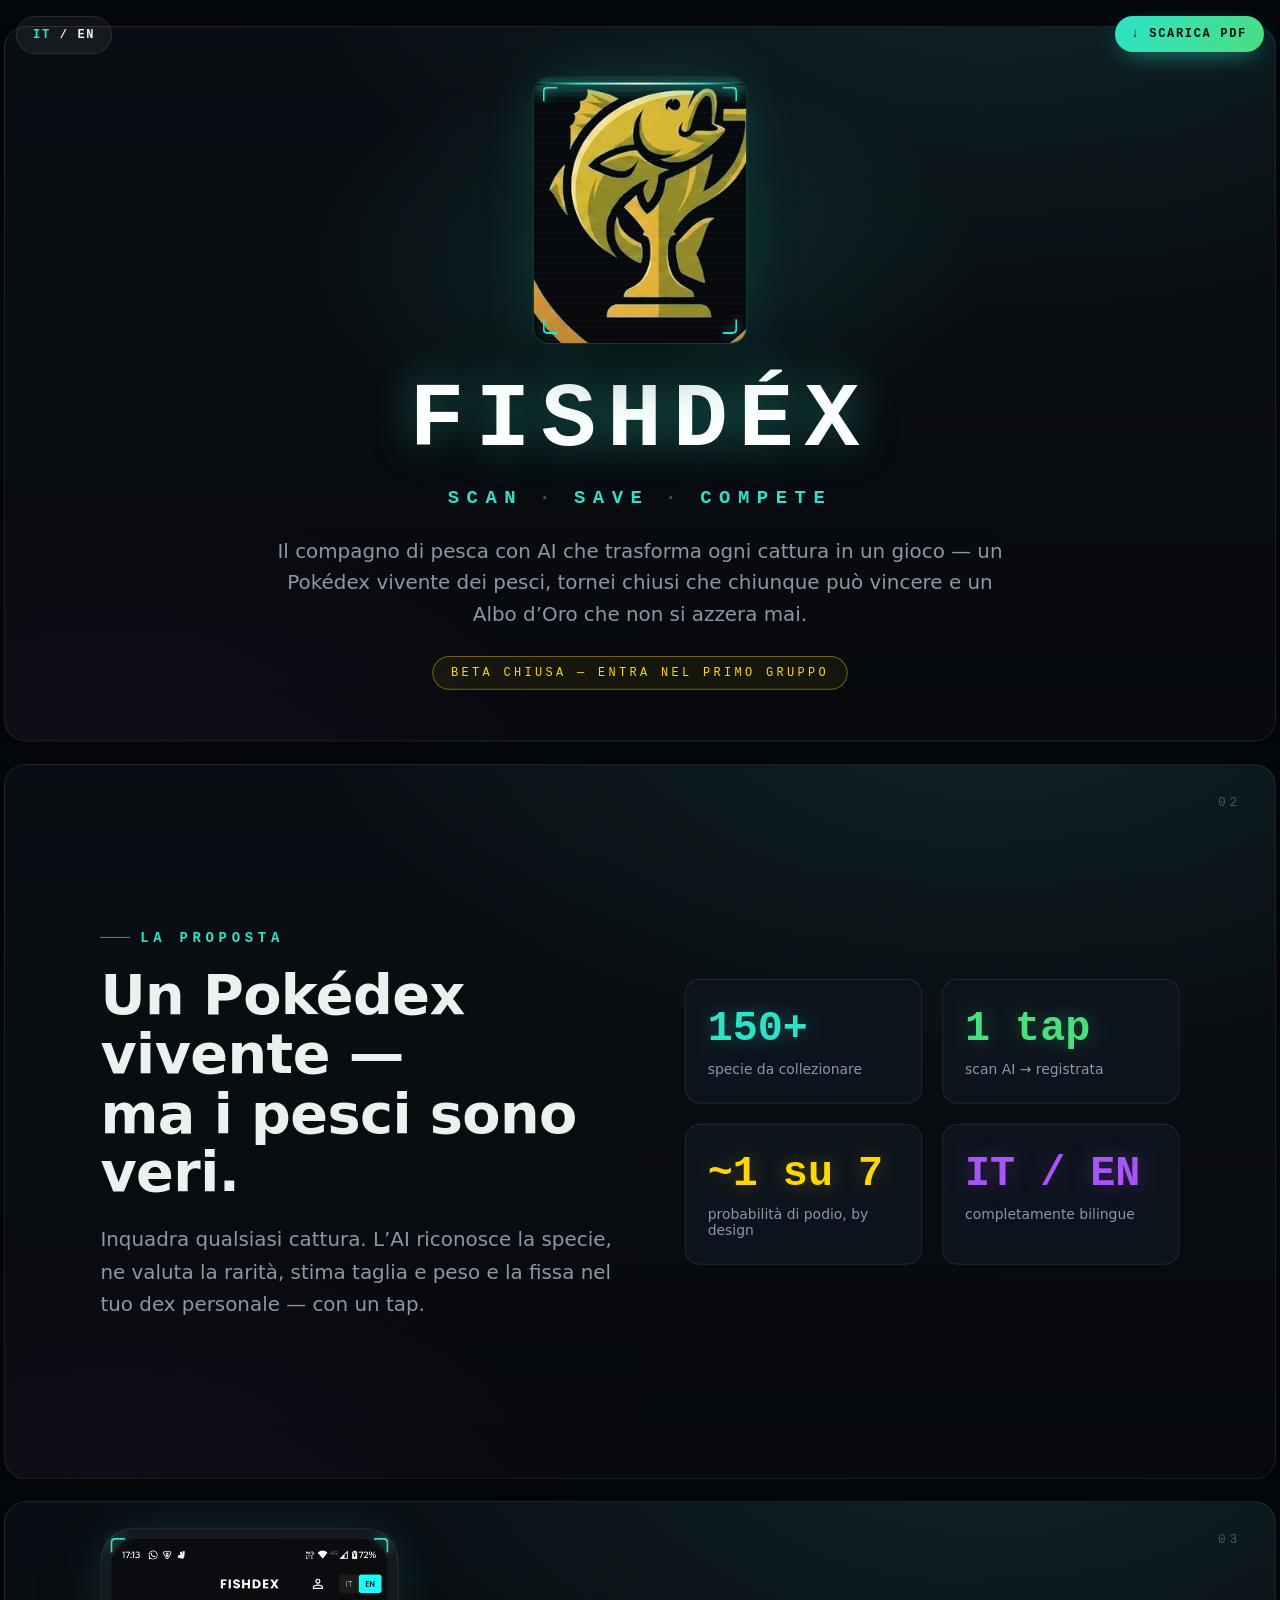
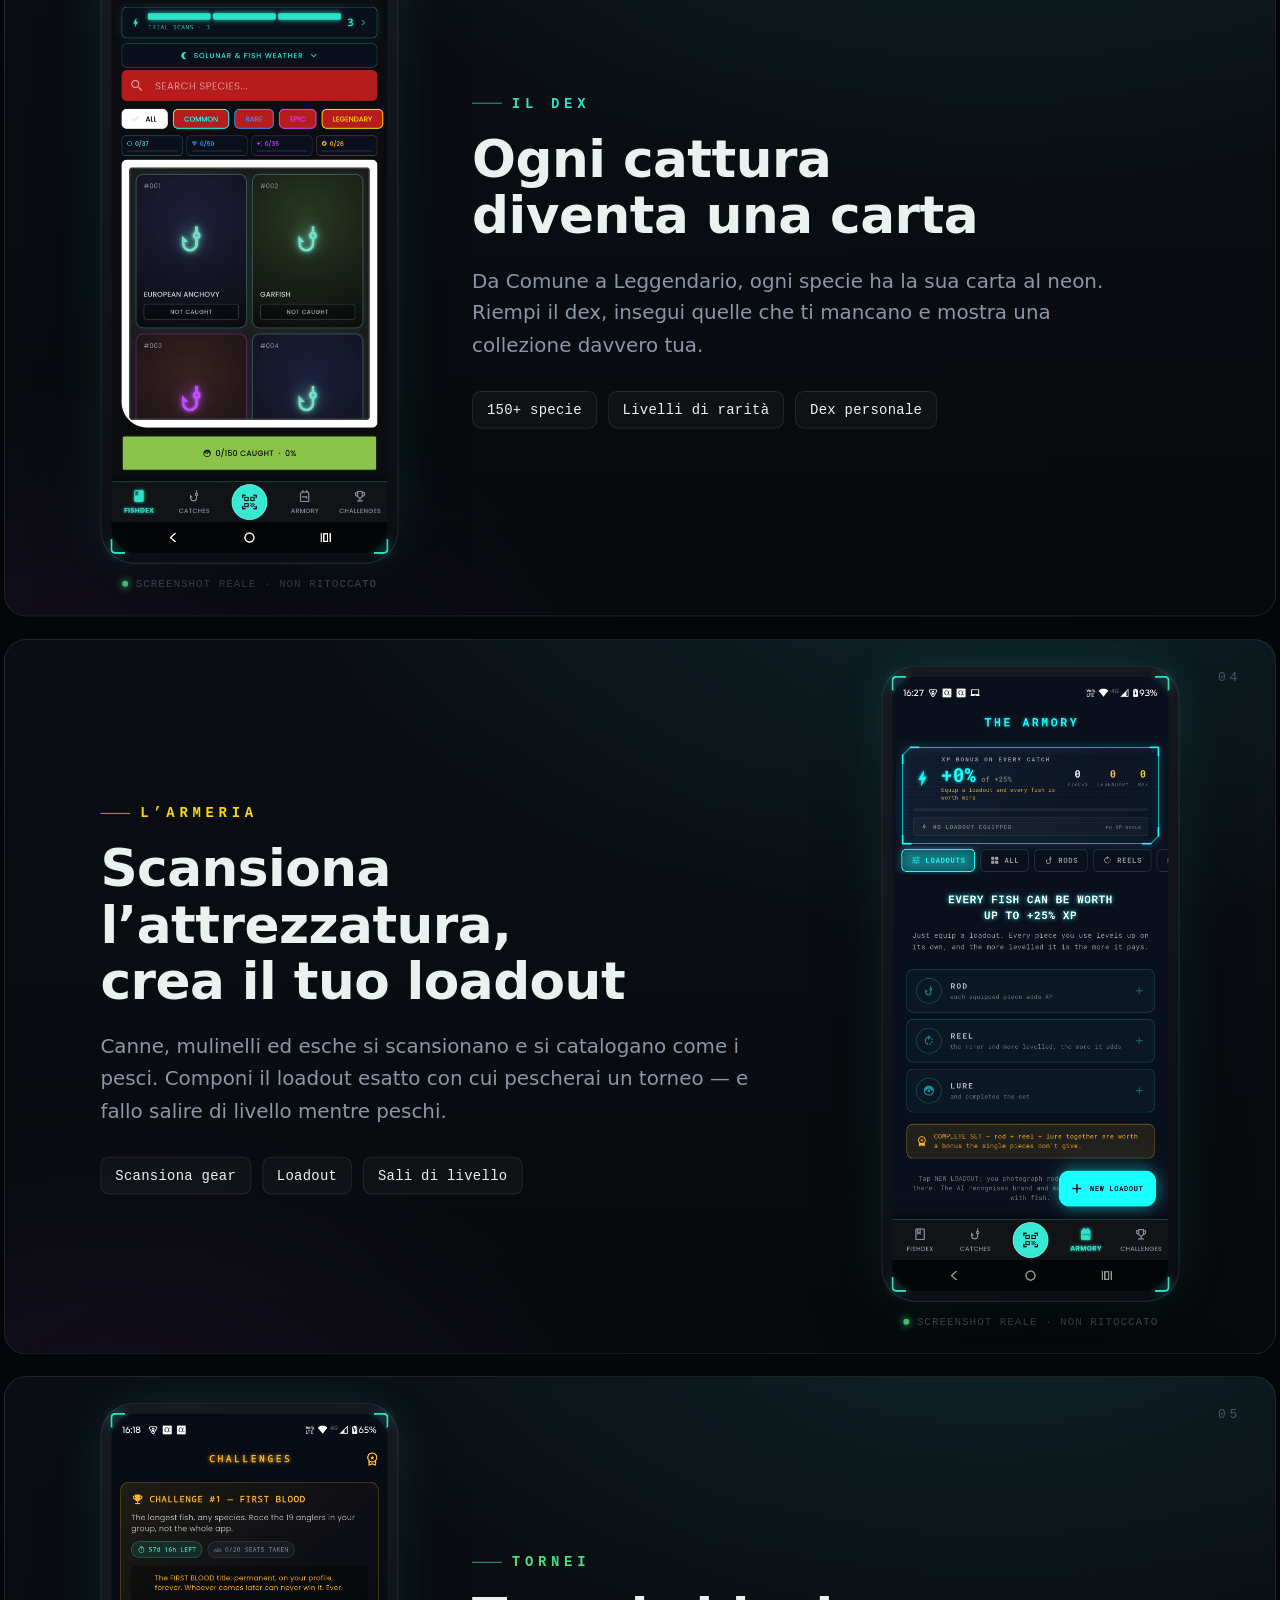
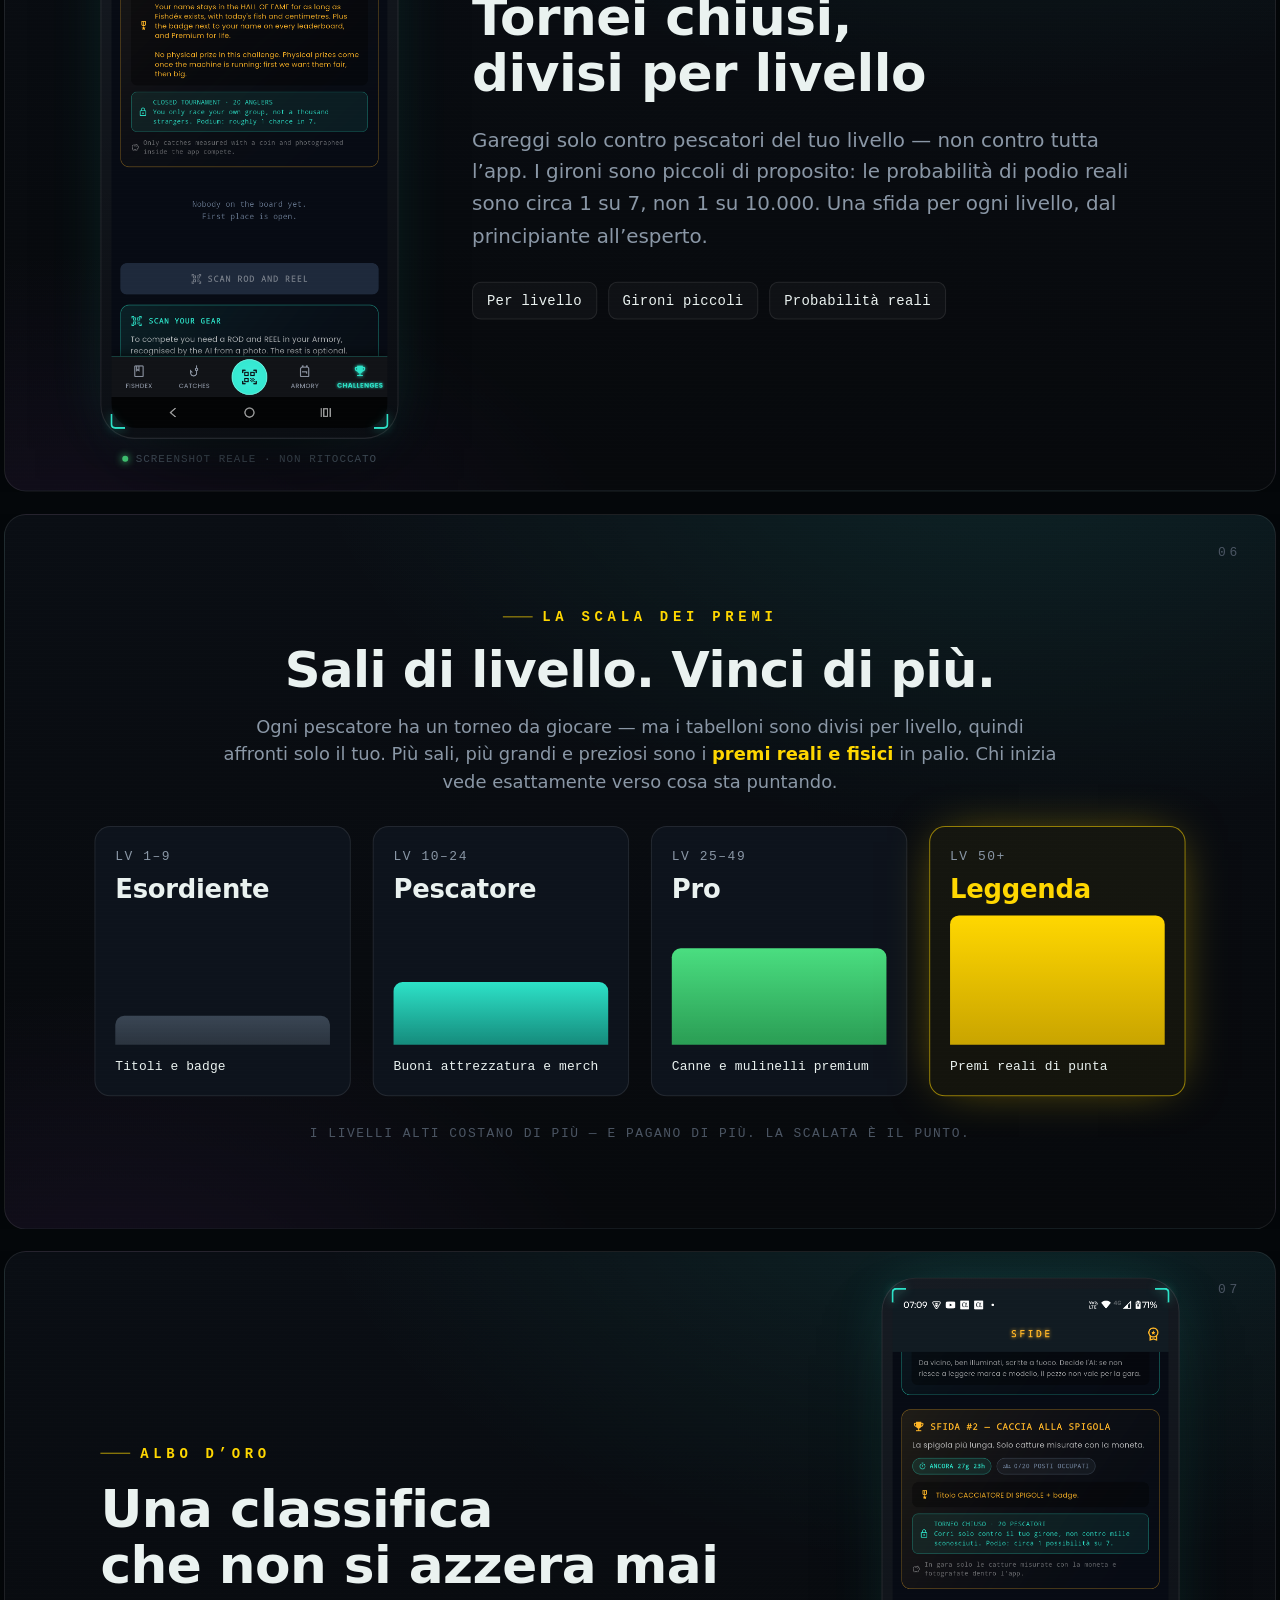
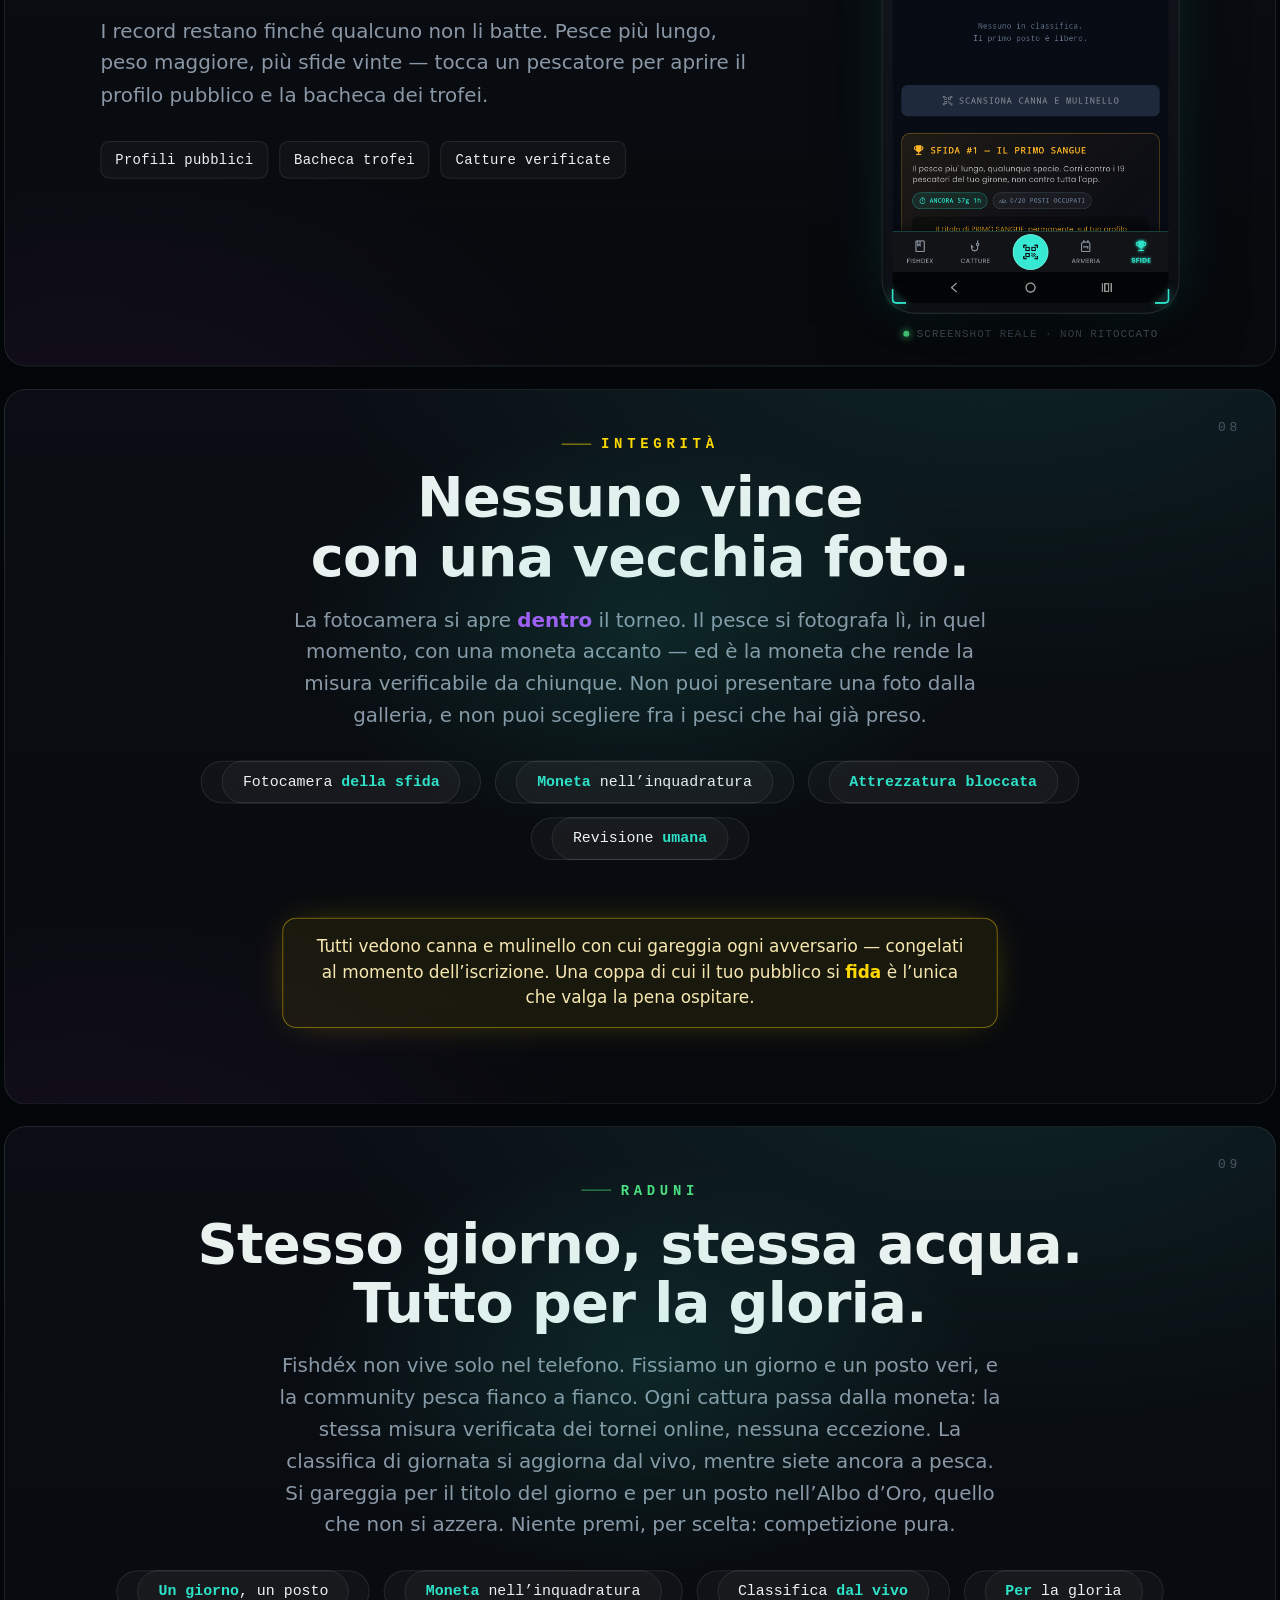
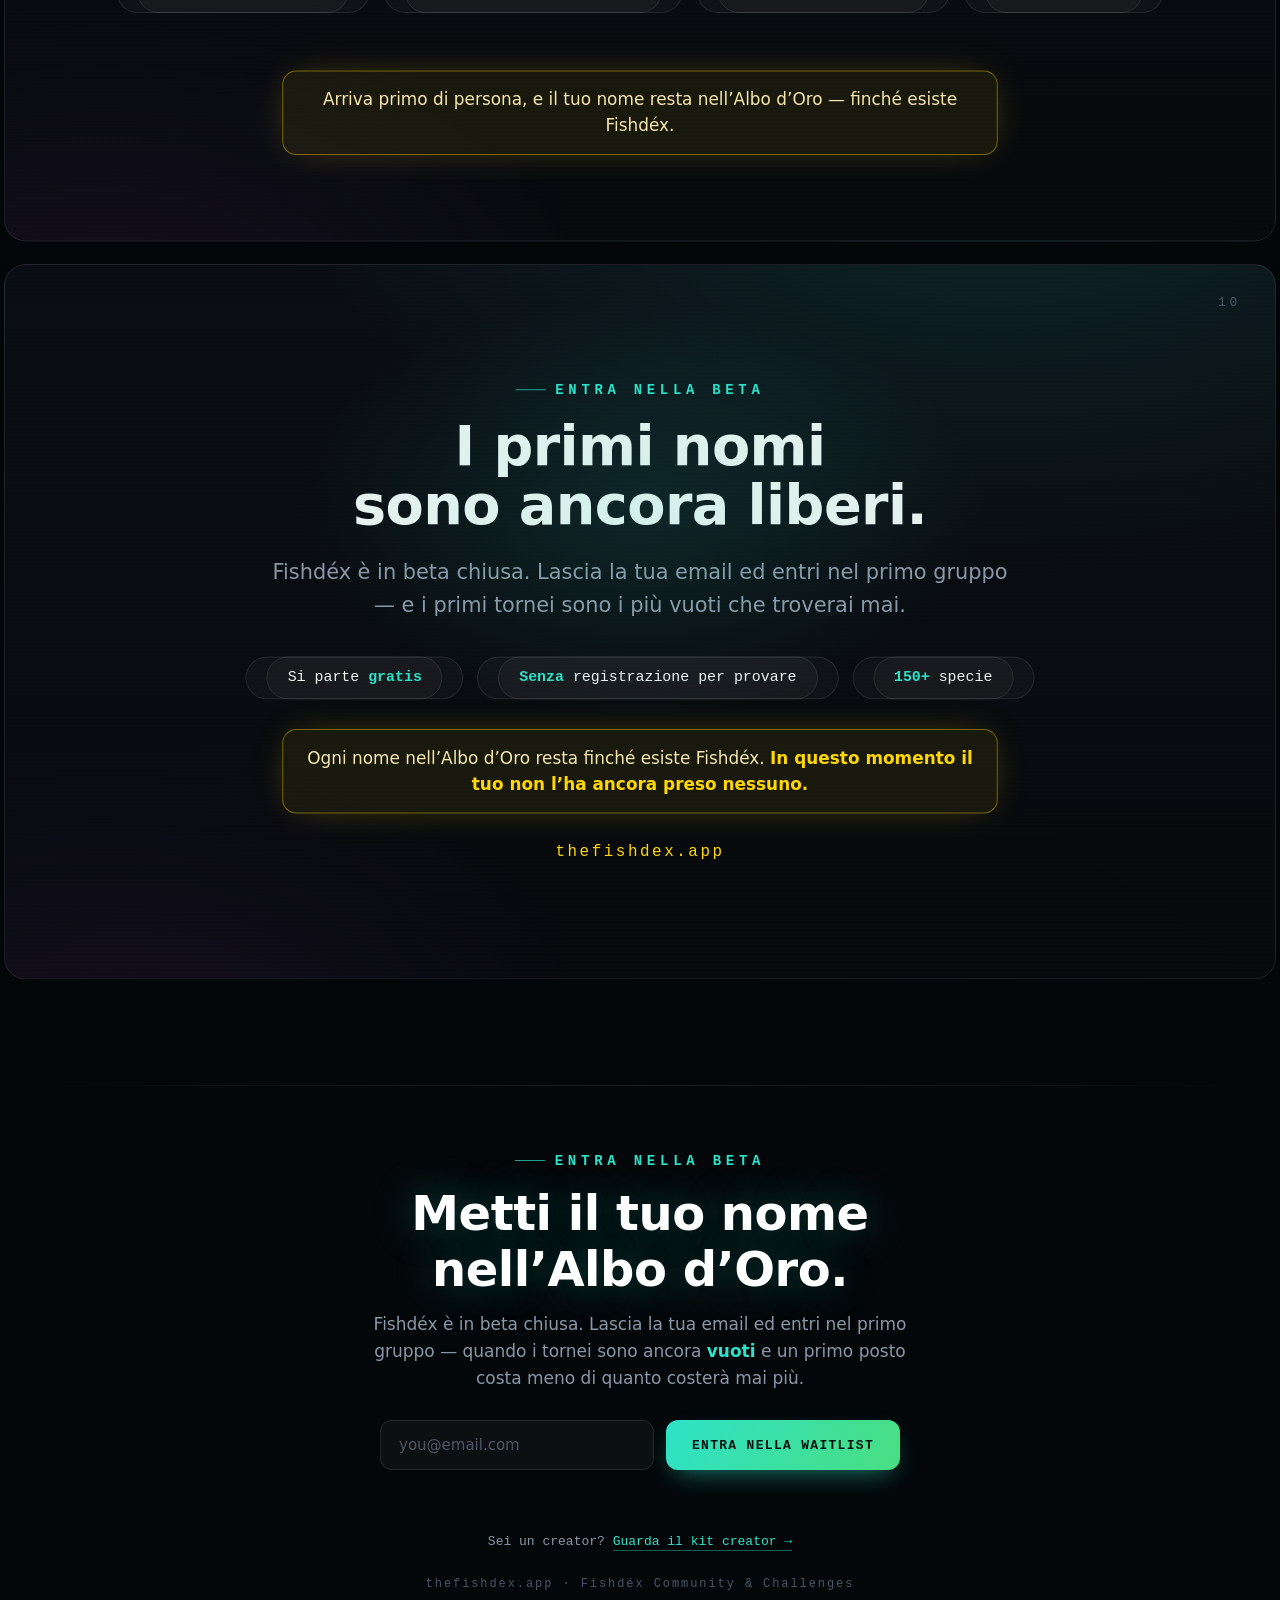
<file: pescatori/index.html>
<!doctype html>
<html lang="it" class="lang-it">
<head>
<meta charset="utf-8">
<meta name="viewport" content="width=device-width, initial-scale=1">
<meta name="theme-color" content="#07090C">
<link rel="icon" href="data:image/svg+xml,<svg xmlns='http://www.w3.org/2000/svg' viewBox='0 0 100 100'><text y='.9em' font-size='90'>🎣</text></svg>">
<title>Fishdéx — Il compagno di pesca con AI</title>
<style>
:root{
  --bg:#07090C; --panel:#0D131C; --line:rgba(255,255,255,.09);
  --cyan:#2DE2C8; --green:#4ADE80; --gold:#FFD700; --violet:#A855F7;
  --ink:#EAF2F0; --mut:#8A97A6; --mut2:#4B5563;
  --mono:ui-monospace,"SF Mono","Cascadia Code","JetBrains Mono","Roboto Mono",Menlo,monospace;
  --sans:system-ui,-apple-system,"Segoe UI",Roboto,Helvetica,Arial,sans-serif;
}
*{box-sizing:border-box}
html,body{margin:0;background:#04070a;color:var(--ink);font-family:var(--sans);
  -webkit-font-smoothing:antialiased}
.deck{width:100%;padding:26px 0 60px}
.slidewrap{overflow:hidden;margin:0 auto 22px}
.stage{width:1280px;margin:0 auto;transform-origin:top center}

/* generic slide frame */
.slide{position:relative;width:1280px;height:720px;overflow:hidden;
  background:
    radial-gradient(1200px 700px at 78% -12%, rgba(45,226,200,.10), transparent 58%),
    radial-gradient(900px 620px at 8% 118%, rgba(168,85,247,.09), transparent 60%),
    linear-gradient(180deg,#0a0e14,#07090c);
  border:1px solid var(--line);border-radius:22px;
  box-shadow:0 40px 90px -40px rgba(0,0,0,.8)}
.slide::after{content:"";position:absolute;inset:0;pointer-events:none;opacity:.5;
  background:repeating-linear-gradient(180deg,transparent 0 3px,rgba(255,255,255,.012) 3px 4px)}
.pageno{position:absolute;top:30px;right:34px;font-family:var(--mono);font-size:13px;
  letter-spacing:.3em;color:var(--mut2);z-index:4}
.glow{position:absolute;inset:0;pointer-events:none;
  background:radial-gradient(560px 340px at 50% 34%, rgba(45,226,200,.12), transparent 62%)}

.eyebrow{font-family:var(--mono);font-size:14px;letter-spacing:.34em;text-transform:uppercase;
  display:inline-flex;align-items:center;gap:10px;font-weight:600}
.eyebrow::before{content:"";width:30px;height:1px;background:currentColor;opacity:.7}
.eyebrow.cy{color:var(--cyan)} .eyebrow.gr{color:var(--green)} .eyebrow.go{color:var(--gold)}
.eyebrow.vi{color:var(--violet)} .eyebrow.gd{color:var(--gold)}
h1,h2{margin:0;text-wrap:balance;letter-spacing:-.01em}

/* ---- title slide ---- */
.title{display:flex;flex-direction:column;align-items:center;justify-content:center;
  text-align:center;padding:0 90px}
.logomark{position:relative;width:214px;aspect-ratio:4/5;border-radius:16px;overflow:hidden;
  isolation:isolate;background:#07090C;margin-bottom:26px;
  box-shadow:0 0 0 1px rgba(45,226,200,.18),0 30px 66px -26px rgba(0,0,0,.85),
    0 0 62px -12px rgba(45,226,200,.3)}
.logomark .mk{position:absolute;inset:0;background-image:url(/img/s1-964093feb2cb.png);background-repeat:no-repeat;
  background-size:520%;background-position:48.5% 40%}
.logomark .grid{position:absolute;inset:0;pointer-events:none;opacity:.55;mix-blend-mode:screen;
  background:repeating-linear-gradient(180deg,transparent 0 5px,rgba(45,226,200,.06) 5px 6px)}
.logomark .bar{position:absolute;left:0;right:0;top:2%;height:2px;z-index:2;
  background:linear-gradient(90deg,transparent,var(--cyan) 20%,#eafff9 50%,var(--cyan) 80%,transparent);
  box-shadow:0 0 16px 3px rgba(45,226,200,.75)}
.wordmark{font-family:var(--mono);font-weight:800;font-size:92px;letter-spacing:.12em;color:#fff;
  text-shadow:0 0 46px rgba(45,226,200,.45)}
.promise{display:flex;gap:16px;align-items:center;margin-top:14px;font-family:var(--mono);
  font-size:19px;letter-spacing:.4em;color:var(--cyan);font-weight:700}
.promise i{color:var(--mut2);font-style:normal}
.lede{max-width:760px;margin:26px auto 0;color:var(--mut);font-size:20px;line-height:1.6}
.badge{margin-top:26px;font-family:var(--mono);font-size:12px;letter-spacing:.28em;text-transform:uppercase;
  color:var(--gold);border:1px solid rgba(255,215,0,.4);border-radius:999px;padding:9px 18px;
  background:rgba(255,215,0,.06)}
.ret{position:absolute;width:15px;height:15px;border:2px solid var(--cyan);z-index:3;
  filter:drop-shadow(0 0 5px rgba(45,226,200,.7))}
.ret.tl{top:9px;left:9px;border-right:0;border-bottom:0;border-radius:5px 0 0 0}
.ret.tr{top:9px;right:9px;border-left:0;border-bottom:0;border-radius:0 5px 0 0}
.ret.bl{bottom:9px;left:9px;border-right:0;border-top:0;border-radius:0 0 0 5px}
.ret.br{bottom:9px;right:9px;border-left:0;border-top:0;border-radius:0 0 5px 0}

/* ---- feature slides ---- */
.feat{display:grid;grid-template-columns:1fr 300px;gap:74px;align-items:center;
  padding:0 96px}
.feat.rev{grid-template-columns:300px 1fr}
.feat.rev .copy{order:2}.feat.rev .shot{order:1}
.shot{display:flex;flex-direction:column;align-items:center;gap:14px}
.shotcap{font-family:var(--mono);font-size:11px;letter-spacing:.09em;text-transform:uppercase;
  white-space:nowrap;color:var(--mut2);display:inline-flex;align-items:center;gap:8px}
.shotcap::before{content:"";width:6px;height:6px;border-radius:50%;background:var(--green);
  box-shadow:0 0 8px 1px rgba(74,222,128,.7)}
.copy h2{font-size:52px;line-height:1.08;font-weight:800;margin:20px 0 22px}
.copy p{color:var(--mut);font-size:20px;line-height:1.62;max-width:52ch;margin:0}
.copy.wide{max-width:none}
.chips{display:flex;flex-wrap:wrap;gap:11px;margin-top:30px}
.chip{font-family:var(--mono);font-size:14px;letter-spacing:.02em;color:var(--ink);
  border:1px solid var(--line);border-radius:9px;padding:10px 14px;background:rgba(255,255,255,.03)}
.phone{position:relative;width:300px;margin:0 auto;border-radius:34px;padding:10px;
  background:linear-gradient(160deg,#161b22,#0a0d12);border:1px solid rgba(255,255,255,.1);
  box-shadow:0 44px 90px -34px rgba(0,0,0,.85),0 0 60px -12px rgba(45,226,200,.2)}
.phone img{width:100%;display:block;border-radius:25px}

/* ---- pitch slide ---- */
.pitch{display:grid;grid-template-columns:1.02fr .98fr;gap:70px;align-items:center;padding:0 96px}
.pitch h2{font-size:56px;line-height:1.06;font-weight:800;margin:20px 0 22px}
.pitch p{color:var(--mut);font-size:20px;line-height:1.62;margin:0}
.statgrid{display:grid;grid-template-columns:1fr 1fr;gap:20px}
.stat{border:1px solid var(--line);border-radius:16px;padding:26px 22px;background:var(--panel)}
.stat .n{font-family:var(--mono);font-weight:800;font-size:42px;color:var(--cyan);
  text-shadow:0 0 22px rgba(45,226,200,.35)}
.stat .l{color:var(--mut);font-size:14px;margin-top:8px}
.stat.g .n{color:var(--green);text-shadow:0 0 22px rgba(74,222,128,.35)}
.stat.o .n{color:var(--gold);text-shadow:0 0 22px rgba(255,215,0,.3)}
.stat.v .n{color:var(--violet);text-shadow:0 0 22px rgba(168,85,247,.35)}

/* ---- cta slide ---- */
.cta{display:flex;flex-direction:column;align-items:center;justify-content:center;
  text-align:center;padding:0 110px}
.cta h2{font-size:56px;line-height:1.08;font-weight:800;margin:18px 0 20px}
.cta p{color:var(--mut);font-size:21px;line-height:1.6;max-width:760px;margin:0 auto}
.offer{display:flex;flex-wrap:wrap;justify-content:center;gap:14px;margin:34px 0 30px}
.offer span{font-family:var(--mono);font-size:15px;color:var(--ink);border:1px solid var(--line);
  border-radius:999px;padding:12px 20px;background:rgba(255,255,255,.03)}
.offer b{color:var(--cyan)}
.prizeline{max-width:720px;margin:0 auto 30px;font-size:17px;line-height:1.5;color:#F6E7B0;
  border:1px solid rgba(255,215,0,.42);border-radius:14px;padding:16px 24px;
  background:rgba(255,215,0,.07);box-shadow:0 0 40px -14px rgba(255,215,0,.4)}
.prizeline b{color:var(--gold)}
.contact{font-family:var(--mono);font-size:16px;letter-spacing:.16em;color:var(--gold);
  display:flex;gap:14px;align-items:center}
.contact i{color:var(--mut2);font-style:normal}

/* ---- prize ladder slide ---- */
.ladder{display:flex;flex-direction:column;justify-content:center;gap:30px;padding:0 90px}
.ladder-head{text-align:center;max-width:840px;margin:0 auto}
.ladder-head h2{font-size:50px;font-weight:800;margin:16px 0 14px}
.ladder-head p{color:var(--mut);font-size:18px;line-height:1.55;margin:0}
.ladder-head p b{color:var(--gold)}
.tiers{display:grid;grid-template-columns:repeat(4,1fr);gap:22px;align-items:stretch}
.tier{border:1px solid var(--line);border-radius:16px;padding:22px 20px;background:var(--panel);
  display:flex;flex-direction:column;gap:12px}
.tier .lv{font-family:var(--mono);font-size:13px;letter-spacing:.12em;color:var(--mut)}
.tier .tn{font-size:26px;font-weight:800;letter-spacing:-.01em;line-height:1}
.tier .bar{height:130px;display:flex;align-items:flex-end;margin:2px 0}
.tier .bar span{display:block;width:100%;border-radius:9px 9px 0 0}
.tier .pz{font-family:var(--mono);font-size:13px;color:var(--ink);letter-spacing:.01em}
.t1 .bar span{background:linear-gradient(180deg,#3a4654,#2a333e)}
.t2 .bar span{background:linear-gradient(180deg,#2DE2C8,#158b7c)}
.t3 .bar span{background:linear-gradient(180deg,#4ADE80,#2a9d54)}
.t4{border-color:rgba(255,215,0,.55);background:rgba(255,215,0,.05);
  box-shadow:0 0 48px -16px rgba(255,215,0,.55)}
.t4 .bar span{background:linear-gradient(180deg,#FFD700,#c9a400)}
.t4 .tn{color:var(--gold)}
.ladder-foot{text-align:center;font-family:var(--mono);font-size:13px;letter-spacing:.12em;
  text-transform:uppercase;color:var(--mut2)}

/* download button */
.dlbtn{position:fixed;top:16px;right:16px;z-index:60;font-family:var(--mono);font-size:12px;
  letter-spacing:.14em;text-transform:uppercase;color:#04120f;font-weight:700;cursor:pointer;border:0;
  border-radius:999px;padding:11px 17px;background:linear-gradient(120deg,#2DE2C8,#4ade80);
  box-shadow:0 8px 24px -8px rgba(45,226,200,.6)}
.dlbtn:hover{filter:brightness(1.08)}
.dlbtn:focus-visible{outline:2px solid #fff;outline-offset:2px}

/* ---- waitlist band (web only) ---- */
.wl-divider{max-width:1240px;margin:24px auto 0;height:1px;
  background:linear-gradient(90deg,transparent,var(--line),transparent)}
.cta-band{max-width:760px;margin:0 auto;padding:60px 24px 46px;text-align:center}
.cta-secondary{margin-top:30px;font-family:var(--mono);font-size:13px;color:var(--mut)}
.wl-link{color:var(--cyan);text-decoration:none;border-bottom:1px solid rgba(45,226,200,.4);
  padding-bottom:1px;white-space:nowrap}
.wl-link:hover{color:#eafff9;border-color:var(--cyan)}
.wl-h{font-size:clamp(30px,5vw,48px);font-weight:800;letter-spacing:-.01em;margin:16px 0 14px;color:#fff;
  text-shadow:0 0 40px rgba(45,226,200,.35)}
.wl-p{color:var(--mut);font-size:17px;line-height:1.6;max-width:52ch;margin:0 auto 28px}
.wl-p b{color:var(--cyan)}
.wl-form{display:flex;gap:12px;max-width:520px;margin:0 auto;flex-wrap:wrap;justify-content:center}
.wl-form input{flex:1 1 260px;min-width:0;border:1px solid var(--line);border-radius:12px;
  background:rgba(255,255,255,.04);padding:15px 18px;color:#fff;font-size:15px;font-family:var(--sans)}
.wl-form input::placeholder{color:var(--mut2)}
.wl-form input:focus{outline:none;border-color:var(--cyan);box-shadow:0 0 0 3px rgba(45,226,200,.18)}
.wl-form button{flex:0 0 auto;border:0;border-radius:12px;padding:15px 26px;cursor:pointer;
  font-family:var(--mono);font-size:13px;font-weight:700;letter-spacing:.1em;text-transform:uppercase;
  color:#04120f;background:linear-gradient(120deg,#2DE2C8,#4ade80);
  box-shadow:0 10px 26px -10px rgba(45,226,200,.6)}
.wl-form button:hover{filter:brightness(1.08)}
.wl-form button:disabled{opacity:.6;cursor:default}
.wl-status{min-height:20px;margin:14px 0 0;font-family:var(--mono);font-size:13px}
.wl-status.ok{color:var(--green)} .wl-status.err{color:var(--gold)}
.wl-foot{margin-top:28px;font-family:var(--mono);font-size:12px;letter-spacing:.16em;color:var(--mut2)}

@media(prefers-reduced-motion:no-preference){
  .logomark .bar{animation:scan 3.2s ease-in-out infinite}
  @keyframes scan{0%{top:2%}50%{top:95%}100%{top:2%}}
}

@media print{
  @page{size:13.333in 7.5in;margin:0}
  html,body,.deck{background:#07090c;padding:0}
  .dlbtn,.langbtn,.cta-band,.wl-divider{display:none}
  .slidewrap{overflow:visible;margin:0}
  .stage{transform:none!important;width:1280px;margin:0}
  .slide{border-radius:0;border:0;box-shadow:none;height:720px;page-break-after:always;break-after:page}
  .logomark .bar{animation:none}
  *{-webkit-print-color-adjust:exact;print-color-adjust:exact}
}

/* ---- language toggle + ambassador slide ---- */
.lang-it .en{display:none}
.lang-en .it{display:none}
.langbtn{position:fixed;top:16px;left:16px;z-index:60;font-family:var(--mono);font-size:12px;
  letter-spacing:.14em;text-transform:uppercase;color:var(--ink);font-weight:700;cursor:pointer;
  border:1px solid var(--line);border-radius:999px;padding:11px 16px;background:rgba(255,255,255,.05)}
.langbtn b{color:var(--cyan)}
.langbtn:hover{border-color:var(--cyan)}
.langbtn:focus-visible{outline:2px solid #fff;outline-offset:2px}
.amb{display:flex;flex-direction:column;align-items:center;justify-content:center;text-align:center;padding:0 100px}
.amb h2{font-size:56px;line-height:1.06;font-weight:800;margin:16px 0 18px}
.amb .amb-p{color:var(--mut);font-size:20px;line-height:1.6;max-width:730px;margin:0 auto}
.amb .amb-p b{color:var(--violet)}
.cupcard{margin:36px auto 0;border:1px solid rgba(168,85,247,.5);border-radius:18px;padding:26px 46px;
  background:rgba(168,85,247,.06);box-shadow:0 0 54px -16px rgba(168,85,247,.6);
  display:flex;flex-direction:column;align-items:center;gap:8px}
.cuptrophy{font-size:46px;line-height:1;filter:drop-shadow(0 0 16px rgba(255,215,0,.55))}
.cupname{font-family:var(--mono);font-weight:800;font-size:30px;letter-spacing:.06em;color:#fff;
  text-shadow:0 0 26px rgba(168,85,247,.5)}
.cupsub{font-family:var(--mono);font-size:14px;letter-spacing:.02em;color:var(--mut)}

/* ---- phones & small tablets ------------------------------------------------
   The deck is drawn on a fixed 1280x720 canvas and scaled to fit with a CSS
   transform. On a desktop that scale is about 1 and everything is fine. On a
   390px phone it is 0.30: the slides became 215px-tall strips and 20px body
   copy rendered at six pixels. The page wasn't blank, it was unreadable — which
   from the reader's side is the same thing, except it also looks broken.

   Scaling is the wrong tool below a certain width, because it shrinks the TYPE
   along with the layout. So under 900px we stop scaling and reflow instead:
   the canvas becomes fluid, the slides grow as tall as their content needs, the
   multi-column grids stack, and the display sizes come down to something a
   phone can actually hold. Same deck, laid out for the screen it's on.

   This block sits at the very END of the stylesheet on purpose. Media queries
   add no specificity, so a plain `.amb h2` further down the file would beat an
   `.amb h2` written above it and the whole override would silently do nothing.
------------------------------------------------------------------------------ */
@media (max-width:900px){
  .deck{padding:14px 0 40px}
  .slidewrap{overflow:visible;margin:0 auto 14px}

  /* !important because fit() writes the scale as an INLINE style, and inline
     always beats a stylesheet. The script is guarded to skip phones as well —
     both halves are needed, and each one alone would leave this broken. */
  .stage{width:100%!important;transform:none!important;margin:0}

  .slide{width:100%;height:auto;min-height:0;border-radius:14px;
    padding:34px 20px;overflow:visible}

  /* Every fixed multi-column grid becomes one column. */
  .pitch,.feat,.feat.rev{display:flex;flex-direction:column;gap:26px;padding:34px 20px}
  .statgrid{grid-template-columns:1fr 1fr;gap:12px}
  .tiers{grid-template-columns:1fr 1fr;gap:12px}
  .ladder,.amb,.cta,.title{padding:34px 20px;gap:18px}

  /* The image column is a fixed 300px track on desktop; let it centre instead. */
  .phone{width:min(260px,72vw)}
  .shot{width:100%}

  /* Display type, brought down to phone scale. clamp() keeps it fluid between
     a small phone and the 900px breakpoint rather than stepping at one width. */
  .wordmark{font-size:clamp(38px,11vw,64px);letter-spacing:.08em}
  .logomark{width:min(150px,40vw)}
  .pitch h2,.cta h2,.amb h2{font-size:clamp(26px,7vw,40px);margin:12px 0 14px}
  .copy h2{font-size:clamp(25px,6.6vw,38px);margin:12px 0 14px}
  .ladder-head h2{font-size:clamp(24px,6.4vw,36px)}
  .lede,.pitch p,.copy p,.cta p,.amb .amb-p{font-size:16px;line-height:1.55}
  .ladder-head p{font-size:15px}
  .eyebrow{font-size:11px;letter-spacing:.24em}
  .stat{padding:16px 14px}
  .stat .n{font-size:clamp(24px,7vw,32px)}
  .stat .l{font-size:12px}
  .tier{padding:14px 12px}
  .tier .tn{font-size:19px}
  .tier .bar{height:64px}
  .tier .pz,.tier .lv{font-size:11px}
  .cupcard{padding:20px 22px;margin-top:24px}
  .cupname{font-size:21px}
  .cuptrophy{font-size:34px}
  .chip{font-size:12px}
  .offer span{font-size:13px}
  .prizeline{font-size:15px}
  .contact{font-size:13px;letter-spacing:.1em}

  /* The page number sits in the slide's top-right corner; with fluid padding it
     lands on top of the eyebrow text. */
  .pageno{top:12px;right:14px;font-size:11px}

  /* Fixed corner buttons: shrink them so they stop covering the first slide. */
  .dlbtn,.langbtn{top:10px;padding:8px 12px;font-size:11px}
  .dlbtn{right:10px} .langbtn{left:10px}

  .cta-band{padding:40px 18px 34px}
  .wl-form{flex-direction:column;gap:10px}
  .wl-form input,.wl-form button{width:100%;flex:1 1 auto}
}

/* The reticle corners are positioned against a 1280px canvas; on a narrow phone
   they drift into the copy. They are decoration — drop them rather than let
   them sit on top of the words. */
@media (max-width:600px){
  .ret{display:none}
}
/* fix-schermi-stretti */
@media (max-width:520px){
  html,body{overflow-x:hidden}
  .deck,.slidewrap,.stage,.slide{max-width:100vw}
  .promise{font-size:11.5px;letter-spacing:.16em;gap:7px;flex-wrap:wrap;
    justify-content:center;padding:0 10px}
  .badge{font-size:9px;letter-spacing:.12em;padding:8px 13px;text-align:center;
    line-height:1.5}
  .wordmark{font-size:clamp(32px,12vw,52px);letter-spacing:.05em}
  .lede,.pitch p,.copy p,.cta p,.amb .amb-p{font-size:14.5px}
  .statgrid{grid-template-columns:1fr}
  .tiers{grid-template-columns:1fr}
  .stat .n{font-size:26px}
  .chip,.offer span{font-size:11.5px;padding:9px 12px}
  .contact{flex-wrap:wrap;justify-content:center;text-align:center;font-size:11.5px}
  .prizeline{font-size:13.5px;padding:13px 15px}
  .slide{padding:28px 14px}
  .pitch,.feat,.feat.rev,.ladder,.amb,.cta,.title{padding:28px 14px}
  .dlbtn,.langbtn{font-size:10px;padding:7px 10px}
}
/* fix-flex-minwidth */
@media (max-width:900px){
  /* Flex items default to min-width:auto, which means they refuse to shrink
     below their own content. Combined with .slide{overflow:visible} (needed so
     slides can grow in height) the widest child dragged the whole document past
     the viewport and the text got clipped instead of wrapping. */
  .slide, .slide *{min-width:0}
  .lede,.pitch p,.copy p,.cta p,.amb .amb-p,.prizeline,.ladder-head p{max-width:100%}
  .slide{overflow-x:clip}
}
</style>
<meta property="og:type" content="website"><meta property="og:site_name" content="Fishdéx"><meta property="og:locale" content="it_IT"><meta property="og:title" content="Fishdéx — Il compagno di pesca con AI"><meta property="og:description" content="Fotografi il pesce con una moneta accanto: l'AI riconosce la specie fra oltre 150 e ne misura la lunghezza. Colleziona le carte, gareggia in tornei chiusi da 20. In beta."><meta property="og:url" content="https://thefishdex.app/pescatori/"><meta property="og:image" content="https://thefishdex.app/img/og-cover.png"><meta property="og:image:width" content="1280"><meta property="og:image:height" content="670"><meta property="og:image:alt" content="Fishdéx — scan, save, compete"><meta name="twitter:card" content="summary_large_image"><meta name="twitter:title" content="Fishdéx — Il compagno di pesca con AI"><meta name="twitter:description" content="Fotografi il pesce con una moneta accanto: l'AI riconosce la specie fra oltre 150 e ne misura la lunghezza. Colleziona le carte, gareggia in tornei chiusi da 20. In beta."><meta name="twitter:image" content="https://thefishdex.app/img/og-cover.png"><meta name="description" content="Fotografi il pesce con una moneta accanto: l'AI riconosce la specie fra oltre 150 e ne misura la lunghezza. Colleziona le carte, gareggia in tornei chiusi da 20. In beta.">
</head>
<body>


<button class="dlbtn" type="button" onclick="window.print()"><span class="it">&darr; Scarica PDF</span><span class="en">&darr; Download PDF</span></button>
<button class="langbtn" type="button" id="langbtn"><span class="it"><b>IT</b> / EN</span><span class="en">IT / <b>EN</b></span></button>
<div class="deck">
<div class="slidewrap"><div class="stage"><section class="slide title">
  <div class="glow"></div>
  <div class="logomark" role="img" aria-label="Fishdex emblem">
    <div class="mk"></div><div class="grid"></div><div class="bar"></div>
    <span class="ret tl"></span><span class="ret tr"></span>
    <span class="ret bl"></span><span class="ret br"></span>
  </div>
  <h1 class="wordmark">FISHD&Eacute;X</h1>
  <div class="promise"><b>SCAN</b><i>&middot;</i><b>SAVE</b><i>&middot;</i><b>COMPETE</b></div>
  <p class="lede"><span class="en">The AI fishing companion that turns every catch into a game &mdash; a living Pok&eacute;dex of fish, closed tournaments anyone can win, and a Hall of Fame that never resets.</span><span class="it">Il compagno di pesca con AI che trasforma ogni cattura in un gioco &mdash; un Pok&eacute;dex vivente dei pesci, tornei chiusi che chiunque pu&ograve; vincere e un Albo d&rsquo;Oro che non si azzera mai.</span></p>
  <div class="badge"><span class="en">Closed beta &mdash; join the first group</span><span class="it">Beta chiusa &mdash; entra nel primo gruppo</span></div>
</section></div></div>
<div class="slidewrap"><div class="stage"><section class="slide pitch">
  <div class="pageno">02</div>
  <div class="copy wide">
    <div class="eyebrow cy"><span class="en">The pitch</span><span class="it">La proposta</span></div>
    <h2><span class="en">A living Pok&eacute;dex &mdash;<br>but the fish are real.</span><span class="it">Un Pok&eacute;dex vivente &mdash;<br>ma i pesci sono veri.</span></h2>
    <p><span class="en">Point your camera at any catch. The AI names the species, grades its rarity, estimates size and weight, and pins it to your personal dex &mdash; in one tap.</span><span class="it">Inquadra qualsiasi cattura. L&rsquo;AI riconosce la specie, ne valuta la rarit&agrave;, stima taglia e peso e la fissa nel tuo dex personale &mdash; con un tap.</span></p>
  </div>
  <div class="statgrid">
    <div class="stat"><div class="n">150+</div><div class="l"><span class="en">species to collect</span><span class="it">specie da collezionare</span></div></div>
    <div class="stat g"><div class="n">1&nbsp;tap</div><div class="l"><span class="en">AI scan &rarr; logged</span><span class="it">scan AI &rarr; registrata</span></div></div>
    <div class="stat o"><div class="n"><span class="en">~1 in 7</span><span class="it">~1 su 7</span></div><div class="l"><span class="en">podium odds, by design</span><span class="it">probabilit&agrave; di podio, by design</span></div></div>
    <div class="stat v"><div class="n">IT&nbsp;/&nbsp;EN</div><div class="l"><span class="en">fully bilingual</span><span class="it">completamente bilingue</span></div></div>
  </div>
</section></div></div>
<div class="slidewrap"><div class="stage"><section class="slide feat rev"><div class="pageno">03</div><div class="shot"><div class="phone"><span class="ret tl"></span><span class="ret tr"></span><span class="ret bl"></span><span class="ret br"></span><img src="/img/s2-5a09d2c3b732.png" alt="Species dex"></div><div class="shotcap"><span class="en">Real screenshot &middot; not retouched</span><span class="it">Screenshot reale &middot; non ritoccato</span></div></div><div class="copy"><div class="eyebrow cy"><span class="en">The Dex</span><span class="it">Il Dex</span></div><h2><span class="en">Every catch<br>becomes a card</span><span class="it">Ogni cattura<br>diventa una carta</span></h2><p><span class="en">Common to Legendary, each species has its own neon-glow card. Fill the dex, chase the ones you’re missing, and show off a collection that’s truly yours.</span><span class="it">Da Comune a Leggendario, ogni specie ha la sua carta al neon. Riempi il dex, insegui quelle che ti mancano e mostra una collezione davvero tua.</span></p><div class="chips"><span class="chip"><span class="en">150+ species</span><span class="it">150+ specie</span></span><span class="chip"><span class="en">Rarity tiers</span><span class="it">Livelli di rarit&agrave;</span></span><span class="chip"><span class="en">Personal dex</span><span class="it">Dex personale</span></span></div></div></section></div></div>
<div class="slidewrap"><div class="stage"><section class="slide feat "><div class="pageno">04</div><div class="copy"><div class="eyebrow gd"><span class="en">The Armory</span><span class="it">L&rsquo;Armeria</span></div><h2><span class="en">Scan your gear,<br>build your loadout</span><span class="it">Scansiona l&rsquo;attrezzatura,<br>crea il tuo loadout</span></h2><p><span class="en">Rods, reels and lures get scanned and catalogued just like fish. Assemble the exact loadout you’ll fish a tournament with — and level it up as you catch.</span><span class="it">Canne, mulinelli ed esche si scansionano e si catalogano come i pesci. Componi il loadout esatto con cui pescherai un torneo — e fallo salire di livello mentre peschi.</span></p><div class="chips"><span class="chip"><span class="en">Scan gear</span><span class="it">Scansiona gear</span></span><span class="chip"><span class="en">Loadouts</span><span class="it">Loadout</span></span><span class="chip"><span class="en">Level up</span><span class="it">Sali di livello</span></span></div></div><div class="shot"><div class="phone"><span class="ret tl"></span><span class="ret tr"></span><span class="ret bl"></span><span class="ret br"></span><img src="/img/s3-11488f1bbcaf.png" alt="The Armory"></div><div class="shotcap"><span class="en">Real screenshot &middot; not retouched</span><span class="it">Screenshot reale &middot; non ritoccato</span></div></div></section></div></div>
<div class="slidewrap"><div class="stage"><section class="slide feat rev"><div class="pageno">05</div><div class="shot"><div class="phone"><span class="ret tl"></span><span class="ret tr"></span><span class="ret bl"></span><span class="ret br"></span><img src="/img/s4-f2ede6f43701.png" alt="Tournament"></div><div class="shotcap"><span class="en">Real screenshot &middot; not retouched</span><span class="it">Screenshot reale &middot; non ritoccato</span></div></div><div class="copy"><div class="eyebrow gr"><span class="en">Tournaments</span><span class="it">Tornei</span></div><h2><span class="en">Closed tournaments,<br>gated by level</span><span class="it">Tornei chiusi,<br>divisi per livello</span></h2><p><span class="en">You only race anglers in your own level tier — not the whole app. Pools are small on purpose, so real podium odds sit around 1 in 7, not 1 in 10,000. A challenge for every level, from day-one starter to expert.</span><span class="it">Gareggi solo contro pescatori del tuo livello — non contro tutta l&rsquo;app. I gironi sono piccoli di proposito: le probabilit&agrave; di podio reali sono circa 1 su 7, non 1 su 10.000. Una sfida per ogni livello, dal principiante all&rsquo;esperto.</span></p><div class="chips"><span class="chip"><span class="en">Level-gated</span><span class="it">Per livello</span></span><span class="chip"><span class="en">Small pools</span><span class="it">Gironi piccoli</span></span><span class="chip"><span class="en">Real odds</span><span class="it">Probabilit&agrave; reali</span></span></div></div></section></div></div>
<div class="slidewrap"><div class="stage"><section class="slide ladder">
  <div class="pageno">06</div>
  <div class="ladder-head">
    <div class="eyebrow go" style="justify-content:center"><span class="en">The prize ladder</span><span class="it">La scala dei premi</span></div>
    <h2><span class="en">Level up. Win better.</span><span class="it">Sali di livello. Vinci di pi&ugrave;.</span></h2>
    <p><span class="en">Every angler has a tournament to play &mdash; but brackets are gated by level, so you only fight your own tier. The higher you climb, the bigger and more valuable the <b>real, physical prizes</b> on the line. Starters can see exactly what they&rsquo;re working toward.</span><span class="it">Ogni pescatore ha un torneo da giocare &mdash; ma i tabelloni sono divisi per livello, quindi affronti solo il tuo. Pi&ugrave; sali, pi&ugrave; grandi e preziosi sono i <b>premi reali e fisici</b> in palio. Chi inizia vede esattamente verso cosa sta puntando.</span></p>
  </div>
  <div class="tiers">
    <div class="tier t1"><div class="lv">LV&nbsp;1&ndash;9</div><div class="tn"><span class="en">Rookie</span><span class="it">Esordiente</span></div>
      <div class="bar"><span style="height:22%"></span></div>
      <div class="pz"><span class="en">Titles &amp; badges</span><span class="it">Titoli e badge</span></div></div>
    <div class="tier t2"><div class="lv">LV&nbsp;10&ndash;24</div><div class="tn"><span class="en">Angler</span><span class="it">Pescatore</span></div>
      <div class="bar"><span style="height:48%"></span></div>
      <div class="pz"><span class="en">Gear vouchers &amp; merch</span><span class="it">Buoni attrezzatura e merch</span></div></div>
    <div class="tier t3"><div class="lv">LV&nbsp;25&ndash;49</div><div class="tn"><span class="en">Pro</span><span class="it">Pro</span></div>
      <div class="bar"><span style="height:74%"></span></div>
      <div class="pz"><span class="en">Premium rods &amp; reels</span><span class="it">Canne e mulinelli premium</span></div></div>
    <div class="tier t4"><div class="lv">LV&nbsp;50+</div><div class="tn"><span class="en">Legend</span><span class="it">Leggenda</span></div>
      <div class="bar"><span style="height:100%"></span></div>
      <div class="pz"><span class="en">Flagship real prizes</span><span class="it">Premi reali di punta</span></div></div>
  </div>
  <div class="ladder-foot"><span class="en">Higher tiers cost more to run &mdash; and pay out more. The climb is the point.</span><span class="it">I livelli alti costano di pi&ugrave; &mdash; e pagano di pi&ugrave;. La scalata &egrave; il punto.</span></div>
</section></div></div>
<div class="slidewrap"><div class="stage"><section class="slide feat "><div class="pageno">07</div><div class="copy"><div class="eyebrow go"><span class="en">Hall of Fame</span><span class="it">Albo d&rsquo;Oro</span></div><h2><span class="en">A leaderboard<br>that never resets</span><span class="it">Una classifica<br>che non si azzera mai</span></h2><p><span class="en">Records stand until someone beats them. Longest fish, biggest weight, most challenges won — tap any angler to open their public profile and trophy shelf.</span><span class="it">I record restano finch&eacute; qualcuno non li batte. Pesce pi&ugrave; lungo, peso maggiore, pi&ugrave; sfide vinte — tocca un pescatore per aprire il profilo pubblico e la bacheca dei trofei.</span></p><div class="chips"><span class="chip"><span class="en">Public profiles</span><span class="it">Profili pubblici</span></span><span class="chip"><span class="en">Trophy shelf</span><span class="it">Bacheca trofei</span></span><span class="chip"><span class="en">Verified catches</span><span class="it">Catture verificate</span></span></div></div><div class="shot"><div class="phone"><span class="ret tl"></span><span class="ret tr"></span><span class="ret bl"></span><span class="ret br"></span><img src="/img/s5-2495e701b667.png" alt="Hall of Fame"></div><div class="shotcap"><span class="en">Real screenshot &middot; not retouched</span><span class="it">Screenshot reale &middot; non ritoccato</span></div></div></section></div></div>
<div class="slidewrap"><div class="stage"><section class="slide amb">
  <div class="pageno">08</div>
  <div class="glow"></div>
  <div class="eyebrow gd" style="justify-content:center"><span class="en">Integrity</span><span class="it">Integrit&agrave;</span></div>
  <h2><span class="en">Nobody wins<br>with an old photo.</span><span class="it">Nessuno vince<br>con una vecchia foto.</span></h2>
  <p class="amb-p"><span class="en">The camera opens <b>inside</b> the tournament. The fish is photographed there, in that moment, with a coin beside it &mdash; and the coin is what makes the measurement checkable by anyone. You cannot enter a fish from your gallery, and you cannot go shopping through the ones you already caught.</span><span class="it">La fotocamera si apre <b>dentro</b> il torneo. Il pesce si fotografa l&igrave;, in quel momento, con una moneta accanto &mdash; ed &egrave; la moneta che rende la misura verificabile da chiunque. Non puoi presentare una foto dalla galleria, e non puoi scegliere fra i pesci che hai gi&agrave; preso.</span></p>
  <div class="offer" style="margin-top:30px">
    <span><span class="en"><b>In-tournament</b> camera</span><span class="it">Fotocamera <b>della sfida</b></span></span>
    <span><span class="en"><b>Coin</b> in frame</span><span class="it"><b>Moneta</b> nell&rsquo;inquadratura</span></span>
    <span><span class="en"><b>Gear locked</b> at entry</span><span class="it"><b>Attrezzatura bloccata</b></span></span>
    <span><span class="en"><b>Human</b> review</span><span class="it">Revisione <b>umana</b></span></span>
  </div>
  <div class="prizeline" style="margin-top:28px"><span class="en">Everyone sees the rod and reel each rival committed to &mdash; frozen when they took their seat. A cup your audience can <b>trust</b> is the only kind worth hosting.</span><span class="it">Tutti vedono canna e mulinello con cui gareggia ogni avversario &mdash; congelati al momento dell&rsquo;iscrizione. Una coppa di cui il tuo pubblico si <b>fida</b> &egrave; l&rsquo;unica che valga la pena ospitare.</span></div>
</section></div></div>
<div class="slidewrap"><div class="stage"><section class="slide amb">
  <div class="pageno">09</div>
  <div class="glow"></div>
  <div class="eyebrow gr" style="justify-content:center"><span class="en">Meetups</span><span class="it">Raduni</span></div>
  <h2><span class="en">Same day, same water.<br>All for the glory.</span><span class="it">Stesso giorno, stessa acqua.<br>Tutto per la gloria.</span></h2>
  <p class="amb-p"><span class="en">Fishd&eacute;x doesn&rsquo;t only live in your phone. We set a real day and a real place, and the community fishes side by side. Every catch runs through the coin: the same verified measurement as the online tournaments, no exceptions. The day&rsquo;s leaderboard updates live, while you&rsquo;re still fishing. You compete for the day&rsquo;s title and a spot in the Hall of Fame, the one that never resets. No prizes, on purpose: pure competition.</span><span class="it">Fishd&eacute;x non vive solo nel telefono. Fissiamo un giorno e un posto veri, e la community pesca fianco a fianco. Ogni cattura passa dalla moneta: la stessa misura verificata dei tornei online, nessuna eccezione. La classifica di giornata si aggiorna dal vivo, mentre siete ancora a pesca. Si gareggia per il titolo del giorno e per un posto nell&rsquo;Albo d&rsquo;Oro, quello che non si azzera. Niente premi, per scelta: competizione pura.</span></p>
  <div class="offer" style="margin-top:30px">
    <span><span class="en"><b>One day</b>, one place</span><span class="it"><b>Un giorno</b>, un posto</span></span>
    <span><span class="en"><b>Coin</b> in frame</span><span class="it"><b>Moneta</b> nell&rsquo;inquadratura</span></span>
    <span><span class="en"><b>Live</b> day board</span><span class="it">Classifica <b>dal vivo</b></span></span>
    <span><span class="en"><b>For</b> the glory</span><span class="it"><b>Per</b> la gloria</span></span>
  </div>
  <div class="prizeline" style="margin-top:28px"><span class="en">Come first in person, and your name stays in the Hall of Fame &mdash; as long as Fishd&eacute;x exists.</span><span class="it">Arriva primo di persona, e il tuo nome resta nell&rsquo;Albo d&rsquo;Oro &mdash; finch&eacute; esiste Fishd&eacute;x.</span></div>
</section></div></div>
<div class="slidewrap"><div class="stage"><section class="slide cta">
  <div class="pageno">10</div>
  <div class="glow"></div>
  <div class="eyebrow cy" style="justify-content:center"><span class="en">Join the beta</span><span class="it">Entra nella beta</span></div>
  <h2><span class="en">The first names<br>are still free.</span><span class="it">I primi nomi<br>sono ancora liberi.</span></h2>
  <p><span class="en">Fishd&eacute;x is in closed beta. Leave your email and you&rsquo;re in the first group &mdash; and the first tournaments are the emptiest ones you will ever fish.</span><span class="it">Fishd&eacute;x &egrave; in beta chiusa. Lascia la tua email ed entri nel primo gruppo &mdash; e i primi tornei sono i pi&ugrave; vuoti che troverai mai.</span></p>
  <div class="offer">
    <span><span class="en"><b>Free</b> to start</span><span class="it">Si parte <b>gratis</b></span></span>
    <span><span class="en"><b>No</b> signup to try</span><span class="it"><b>Senza</b> registrazione per provare</span></span>
    <span><span class="en"><b>150+</b> species</span><span class="it"><b>150+</b> specie</span></span>
  </div>
  <div class="prizeline"><span class="en">Every name in the Hall of Fame stays there for as long as Fishd&eacute;x exists. <b>Right now nobody has taken yours.</b></span><span class="it">Ogni nome nell&rsquo;Albo d&rsquo;Oro resta finch&eacute; esiste Fishd&eacute;x. <b>In questo momento il tuo non l&rsquo;ha ancora preso nessuno.</b></span></div>
  <div class="contact">thefishdex.app</div>
</section></div></div>

</div>
<div class="wl-divider"></div>
<section class="cta-band" id="join">
  <div class="eyebrow cy" style="justify-content:center"><span class="en">Join the beta</span><span class="it">Entra nella beta</span></div>
  <h2 class="wl-h"><span class="en">Put your name in the Hall of Fame.</span><span class="it">Metti il tuo nome nell&rsquo;Albo d&rsquo;Oro.</span></h2>
  <p class="wl-p"><span class="en">Fishd&eacute;x is in closed beta. Leave your email and you&rsquo;re in the first group &mdash; when the tournaments are still <b>empty</b> and a first place costs less than it ever will again.</span><span class="it">Fishd&eacute;x &egrave; in beta chiusa. Lascia la tua email ed entri nel primo gruppo &mdash; quando i tornei sono ancora <b>vuoti</b> e un primo posto costa meno di quanto coster&agrave; mai pi&ugrave;.</span></p>
  <form id="wl-form" class="wl-form" novalidate>
    <input id="wl-email" name="EMAIL" type="email" required autocomplete="email"
      placeholder="you@email.com" aria-label="Email address">
    <button type="submit"><span class="en">Join the waitlist</span><span class="it">Entra nella waitlist</span></button>
  </form>
  <p id="wl-status" class="wl-status" role="status" aria-live="polite"></p>
  <div class="cta-secondary"><span class="en">Are you a creator?</span><span class="it">Sei un creator?</span>
    <a class="wl-link" href="/join/"><span class="en">See the creator kit &rarr;</span><span class="it">Guarda il kit creator &rarr;</span></a></div>
  <div class="wl-foot">thefishdex.app &middot; Fishd&eacute;x Community &amp; Challenges</div>
</section>
<script>
(function(){
  var htmlEl=document.documentElement, KEY='fdx-join-lang';
  if(localStorage.getItem(KEY)==='en'){htmlEl.classList.remove('lang-it');htmlEl.classList.add('lang-en');htmlEl.lang='en';}
  var b=document.getElementById('langbtn');
  if(b) b.addEventListener('click',function(){
    var toEn=htmlEl.classList.contains('lang-it');
    htmlEl.classList.toggle('lang-it',!toEn);
    htmlEl.classList.toggle('lang-en',toEn);
    htmlEl.lang=toEn?'en':'it';
    try{localStorage.setItem(KEY,toEn?'en':'it');}catch(e){}
  });
})();
(function(){
  // Below this width we stop scaling the 1280px canvas and let the stylesheet
  // reflow the deck instead. Shrinking to fit also shrinks the TYPE: on a phone
  // the factor is about 0.30, which turned 20px body copy into six pixels.
  var REFLOW = 900;

  function fit(){
    var deck=document.querySelector('.deck');
    if(!deck) return;
    var reflow = window.innerWidth <= REFLOW;
    var s = Math.min(deck.clientWidth-8, 1280)/1280;
    document.querySelectorAll('.slidewrap').forEach(function(wrap){
      var st=wrap.querySelector('.stage');
      if(!st) return;
      if(reflow){
        // CLEARED, not just skipped. Someone who loads this on a desktop and
        // then narrows the window — or rotates a tablet — would otherwise keep
        // the inline transform from the wide layout, and inline styles beat the
        // media query every time. Nothing to reset means nothing to go stale.
        st.style.transform='';
        wrap.style.height='';
      }else{
        st.style.transform='scale('+s+')';
        wrap.style.height=(720*s)+'px';
      }
    });
  }
  window.addEventListener('resize',fit);
  window.addEventListener('orientationchange',fit);
  window.addEventListener('load',fit);
  fit();
})();
(function(){
  // Angler signups go to the GENERAL waitlist list — not the creators one.
  // Paste that form's public sibforms "serve" URL here once it's created:
  var WAITLIST_ENDPOINT = 'https://a5fd64be.sibforms.com/serve/[base64]';
  var form=document.getElementById('wl-form'); if(!form) return;
  var _p=new URLSearchParams(location.search),source=(_p.get('ref')||_p.get('utm_source')||'pescatori').slice(0,40);
  var input=document.getElementById('wl-email'), status=document.getElementById('wl-status');
  function L(it,en){return document.documentElement.classList.contains('lang-en')?en:it;}
  var re=/^[^\s@]+@[^\s@]+\.[^\s@]+$/;
  function set(m,ok){status.textContent=m;status.className='wl-status '+(ok?'ok':'err');}
  form.addEventListener('submit',function(e){
    e.preventDefault();
    var email=(input.value||'').trim();
    if(!re.test(email)){set(L('Inserisci un\u2019email valida.','Enter a valid email.'),false);input.focus();return;}
    var btn=form.querySelector('button');btn.disabled=true;set(L('Invio\u2026','Sending\u2026'),true);
    function done(){form.remove();set(L('Grazie \u2014 controlla la casella per confermare. \uD83C\uDFA3','Thanks \u2014 check your inbox to confirm. \uD83C\uDFA3'),true);}
    if(!WAITLIST_ENDPOINT){setTimeout(done,300);return;}  // front-end confirm until wired
    // Brevo: no-cors form-urlencoded POST (opaque response) -> optimistic confirm.
    var body=new URLSearchParams();
    body.set('EMAIL',email);
    body.set('email_address_check','');   // honeypot - must stay empty
    body.set('locale',document.documentElement.classList.contains('lang-en')?'en':'it');
    body.set('SOURCE',source);
    // A real fetch, not no-cors: Brevo returns CORS headers, so the response is
    // readable and the page can report what actually happened instead of
    // congratulating everyone regardless.
    fetch(WAITLIST_ENDPOINT,{method:'POST',body:body})
      .then(function(r){return r.json().catch(function(){return {success:r.ok};});})
      .then(function(j){
        if(j&&j.success){done();return;}
        btn.disabled=false;
        set(L('Iscrizione non riuscita. Scrivici a simonedatola@gmail.com e ti aggiungiamo a mano.',
              'Sign-up failed. Email simonedatola@gmail.com and we will add you by hand.'),false);
        if(window.console)console.error('waitlist rejected',j);
      })
      .catch(function(err){
        btn.disabled=false;
        set(L('Rete non raggiungibile. Riprova fra poco.','Network unreachable. Try again shortly.'),false);
        if(window.console)console.error('waitlist error',err);
      });
  });
})();
</script>

<script defer src="https://static.cloudflareinsights.com/beacon.min.js" data-cf-beacon='{"token": "906c035e79d7402391da403334b5c784"}'></script>
</body>
</html>
</file>
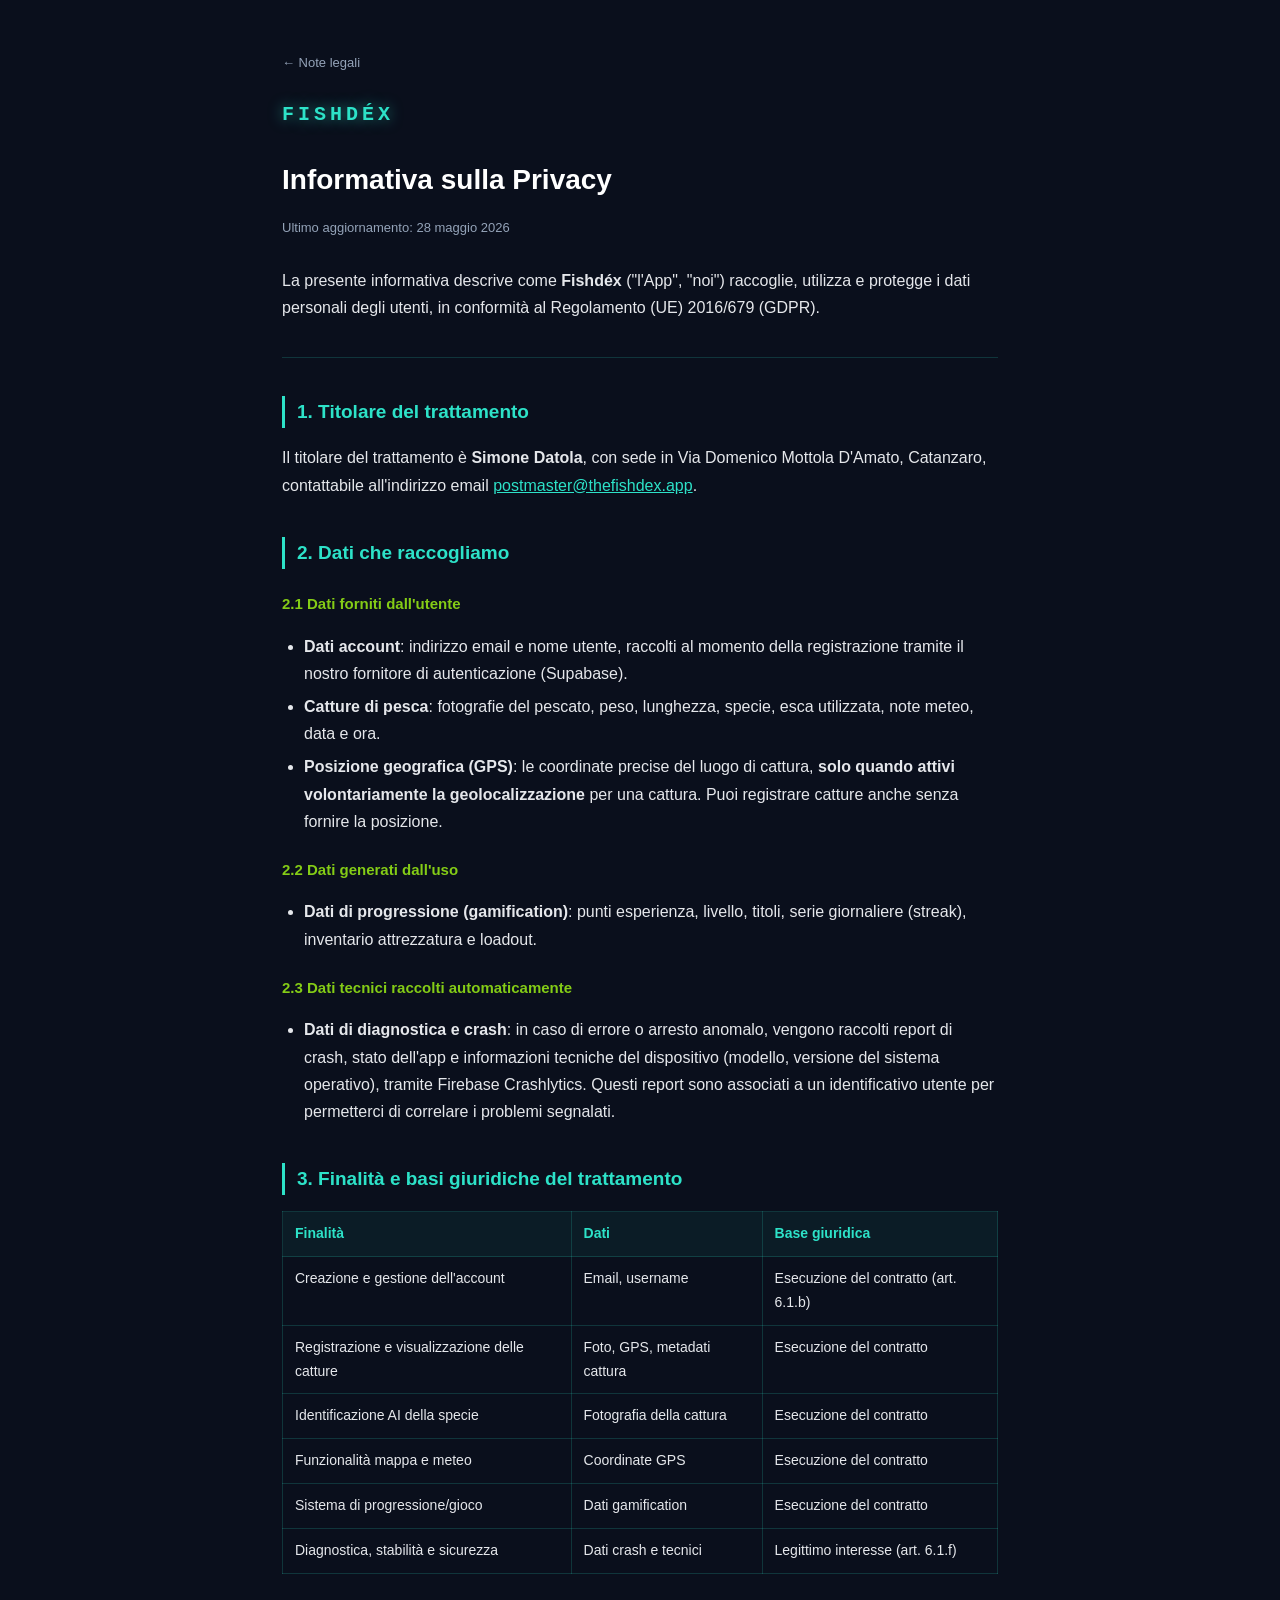
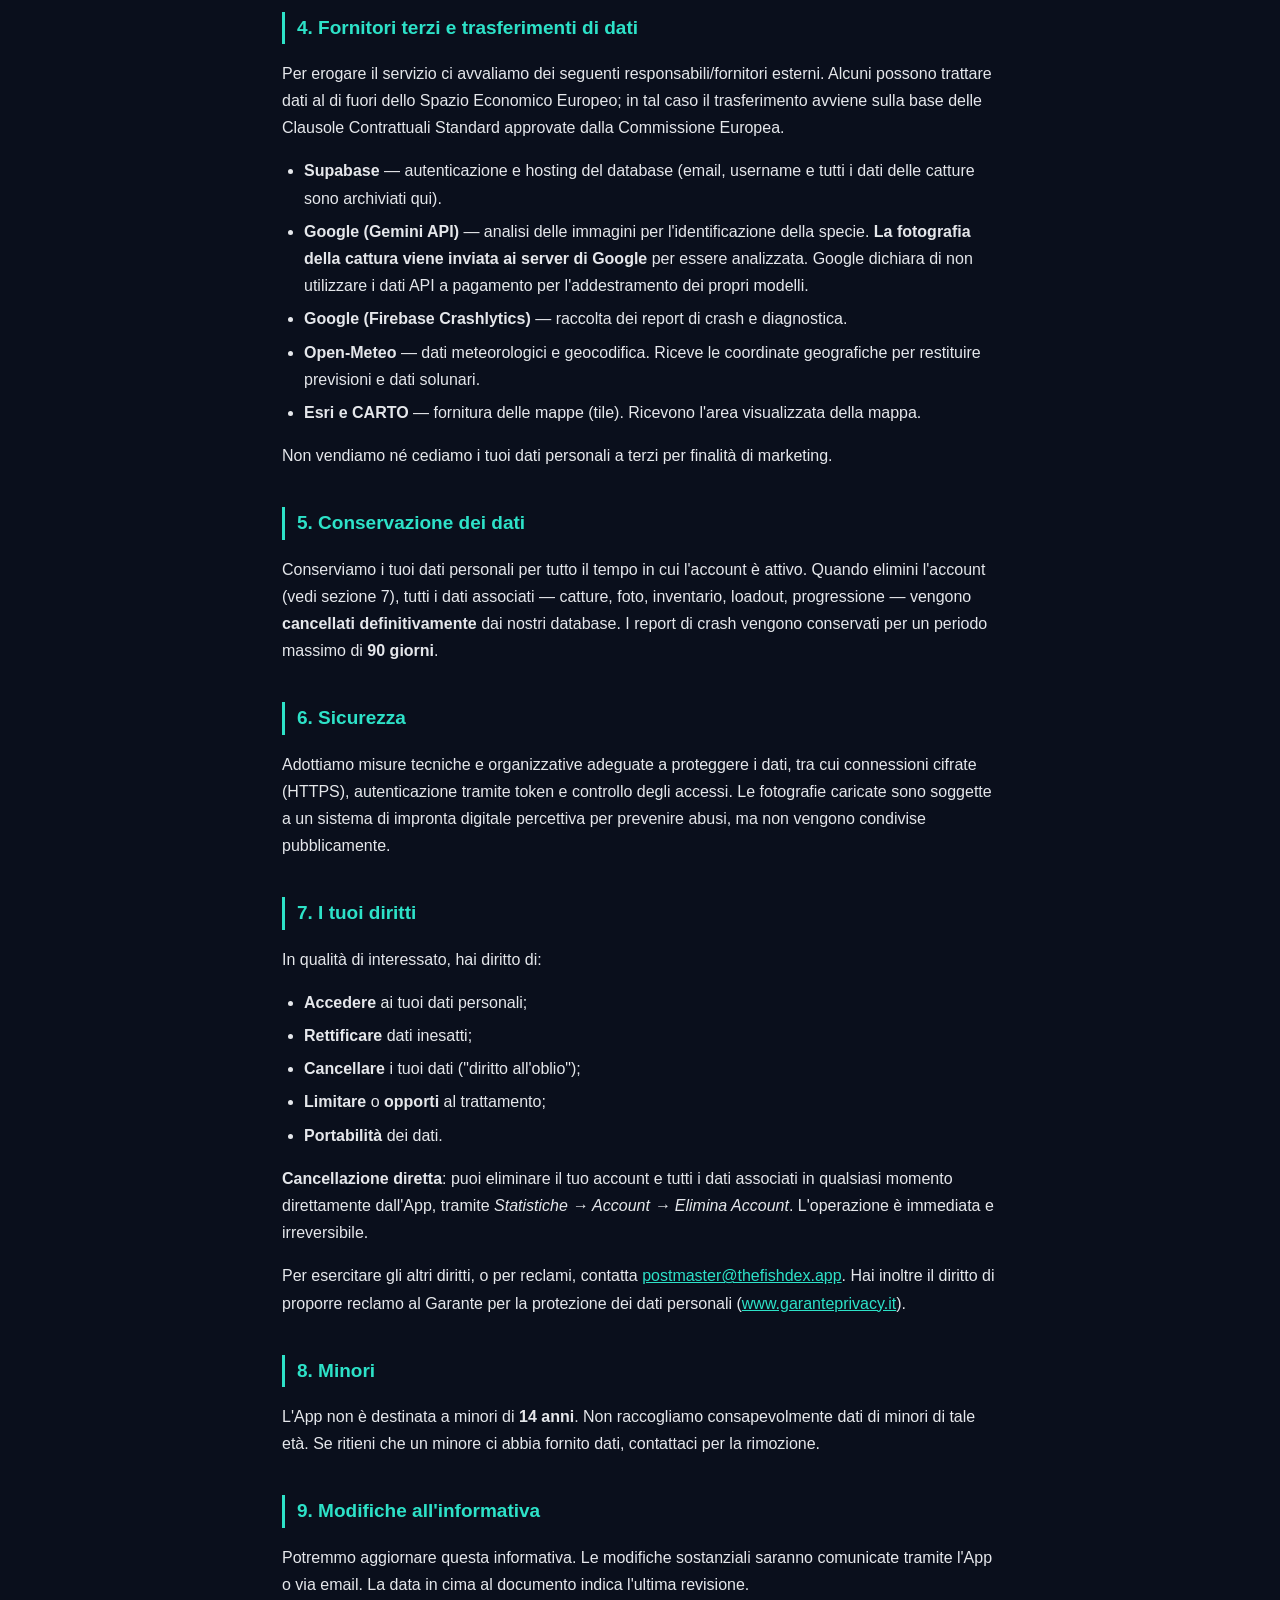
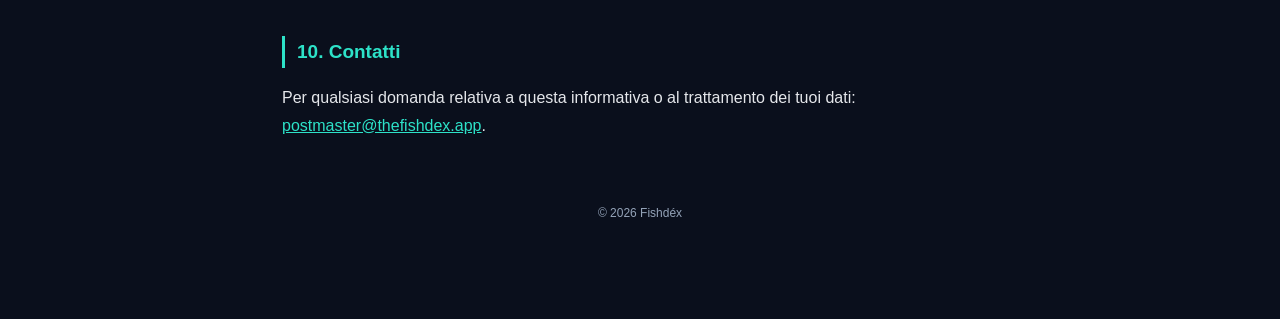
<file: privacy.html>
<!DOCTYPE html>
<html lang="it">
<head>
  <meta charset="UTF-8" />
  <meta name="viewport" content="width=device-width, initial-scale=1.0" />
  <title>Informativa sulla Privacy — Fishdéx</title>
  <link rel="stylesheet" href="style.css" />
</head>
<body>
  <div class="wrap">
    <a class="back" href="index.html">← Note legali</a>
    <header class="brand"><span class="logo">FISHDÉX</span></header>
    <h1>Informativa sulla Privacy</h1>
    <p class="updated">Ultimo aggiornamento: 28 maggio 2026</p>

    <p>La presente informativa descrive come <strong>Fishdéx</strong> ("l'App", "noi")
    raccoglie, utilizza e protegge i dati personali degli utenti, in conformità al
    Regolamento (UE) 2016/679 (GDPR).</p>

    <hr />

    <h2>1. Titolare del trattamento</h2>
    <p>Il titolare del trattamento è <strong>Simone Datola</strong>,
    con sede in Via Domenico Mottola D'Amato, Catanzaro, contattabile all'indirizzo email
    <a href="mailto:postmaster@thefishdex.app">postmaster@thefishdex.app</a>.</p>

    <h2>2. Dati che raccogliamo</h2>
    <h3>2.1 Dati forniti dall'utente</h3>
    <ul>
      <li><strong>Dati account</strong>: indirizzo email e nome utente, raccolti al momento
      della registrazione tramite il nostro fornitore di autenticazione (Supabase).</li>
      <li><strong>Catture di pesca</strong>: fotografie del pescato, peso, lunghezza, specie,
      esca utilizzata, note meteo, data e ora.</li>
      <li><strong>Posizione geografica (GPS)</strong>: le coordinate precise del luogo di
      cattura, <strong>solo quando attivi volontariamente la geolocalizzazione</strong> per
      una cattura. Puoi registrare catture anche senza fornire la posizione.</li>
    </ul>
    <h3>2.2 Dati generati dall'uso</h3>
    <ul>
      <li><strong>Dati di progressione (gamification)</strong>: punti esperienza, livello,
      titoli, serie giornaliere (streak), inventario attrezzatura e loadout.</li>
    </ul>
    <h3>2.3 Dati tecnici raccolti automaticamente</h3>
    <ul>
      <li><strong>Dati di diagnostica e crash</strong>: in caso di errore o arresto anomalo,
      vengono raccolti report di crash, stato dell'app e informazioni tecniche del dispositivo
      (modello, versione del sistema operativo), tramite Firebase Crashlytics. Questi report
      sono associati a un identificativo utente per permetterci di correlare i problemi
      segnalati.</li>
    </ul>

    <h2>3. Finalità e basi giuridiche del trattamento</h2>
    <table>
      <thead>
        <tr><th>Finalità</th><th>Dati</th><th>Base giuridica</th></tr>
      </thead>
      <tbody>
        <tr><td>Creazione e gestione dell'account</td><td>Email, username</td><td>Esecuzione del contratto (art. 6.1.b)</td></tr>
        <tr><td>Registrazione e visualizzazione delle catture</td><td>Foto, GPS, metadati cattura</td><td>Esecuzione del contratto</td></tr>
        <tr><td>Identificazione AI della specie</td><td>Fotografia della cattura</td><td>Esecuzione del contratto</td></tr>
        <tr><td>Funzionalità mappa e meteo</td><td>Coordinate GPS</td><td>Esecuzione del contratto</td></tr>
        <tr><td>Sistema di progressione/gioco</td><td>Dati gamification</td><td>Esecuzione del contratto</td></tr>
        <tr><td>Diagnostica, stabilità e sicurezza</td><td>Dati crash e tecnici</td><td>Legittimo interesse (art. 6.1.f)</td></tr>
      </tbody>
    </table>

    <h2>4. Fornitori terzi e trasferimenti di dati</h2>
    <p>Per erogare il servizio ci avvaliamo dei seguenti responsabili/fornitori esterni. Alcuni
    possono trattare dati al di fuori dello Spazio Economico Europeo; in tal caso il
    trasferimento avviene sulla base delle Clausole Contrattuali Standard approvate dalla
    Commissione Europea.</p>
    <ul>
      <li><strong>Supabase</strong> — autenticazione e hosting del database (email, username e
      tutti i dati delle catture sono archiviati qui).</li>
      <li><strong>Google (Gemini API)</strong> — analisi delle immagini per l'identificazione
      della specie. <strong>La fotografia della cattura viene inviata ai server di Google</strong>
      per essere analizzata. Google dichiara di non utilizzare i dati API a pagamento per
      l'addestramento dei propri modelli.</li>
      <li><strong>Google (Firebase Crashlytics)</strong> — raccolta dei report di crash e
      diagnostica.</li>
      <li><strong>Open-Meteo</strong> — dati meteorologici e geocodifica. Riceve le coordinate
      geografiche per restituire previsioni e dati solunari.</li>
      <li><strong>Esri e CARTO</strong> — fornitura delle mappe (tile). Ricevono l'area
      visualizzata della mappa.</li>
    </ul>
    <p>Non vendiamo né cediamo i tuoi dati personali a terzi per finalità di marketing.</p>

    <h2>5. Conservazione dei dati</h2>
    <p>Conserviamo i tuoi dati personali per tutto il tempo in cui l'account è attivo. Quando
    elimini l'account (vedi sezione 7), tutti i dati associati — catture, foto, inventario,
    loadout, progressione — vengono <strong>cancellati definitivamente</strong> dai nostri
    database. I report di crash vengono conservati per un periodo massimo di <strong>90
    giorni</strong>.</p>

    <h2>6. Sicurezza</h2>
    <p>Adottiamo misure tecniche e organizzative adeguate a proteggere i dati, tra cui
    connessioni cifrate (HTTPS), autenticazione tramite token e controllo degli accessi. Le
    fotografie caricate sono soggette a un sistema di impronta digitale percettiva per prevenire
    abusi, ma non vengono condivise pubblicamente.</p>

    <h2>7. I tuoi diritti</h2>
    <p>In qualità di interessato, hai diritto di:</p>
    <ul>
      <li><strong>Accedere</strong> ai tuoi dati personali;</li>
      <li><strong>Rettificare</strong> dati inesatti;</li>
      <li><strong>Cancellare</strong> i tuoi dati ("diritto all'oblio");</li>
      <li><strong>Limitare</strong> o <strong>opporti</strong> al trattamento;</li>
      <li><strong>Portabilità</strong> dei dati.</li>
    </ul>
    <p><strong>Cancellazione diretta</strong>: puoi eliminare il tuo account e tutti i dati
    associati in qualsiasi momento direttamente dall'App, tramite <em>Statistiche → Account →
    Elimina Account</em>. L'operazione è immediata e irreversibile.</p>
    <p>Per esercitare gli altri diritti, o per reclami, contatta
    <a href="mailto:postmaster@thefishdex.app">postmaster@thefishdex.app</a>. Hai inoltre il diritto di proporre
    reclamo al Garante per la protezione dei dati personali
    (<a href="https://www.garanteprivacy.it">www.garanteprivacy.it</a>).</p>

    <h2>8. Minori</h2>
    <p>L'App non è destinata a minori di <strong>14 anni</strong>. Non raccogliamo
    consapevolmente dati di minori di tale età. Se ritieni che un minore ci abbia fornito dati,
    contattaci per la rimozione.</p>

    <h2>9. Modifiche all'informativa</h2>
    <p>Potremmo aggiornare questa informativa. Le modifiche sostanziali saranno comunicate
    tramite l'App o via email. La data in cima al documento indica l'ultima revisione.</p>

    <h2>10. Contatti</h2>
    <p>Per qualsiasi domanda relativa a questa informativa o al trattamento dei tuoi dati:
    <a href="mailto:postmaster@thefishdex.app">postmaster@thefishdex.app</a>.</p>

    <footer>© 2026 Fishdéx</footer>
  </div>
</body>
</html>
</file>
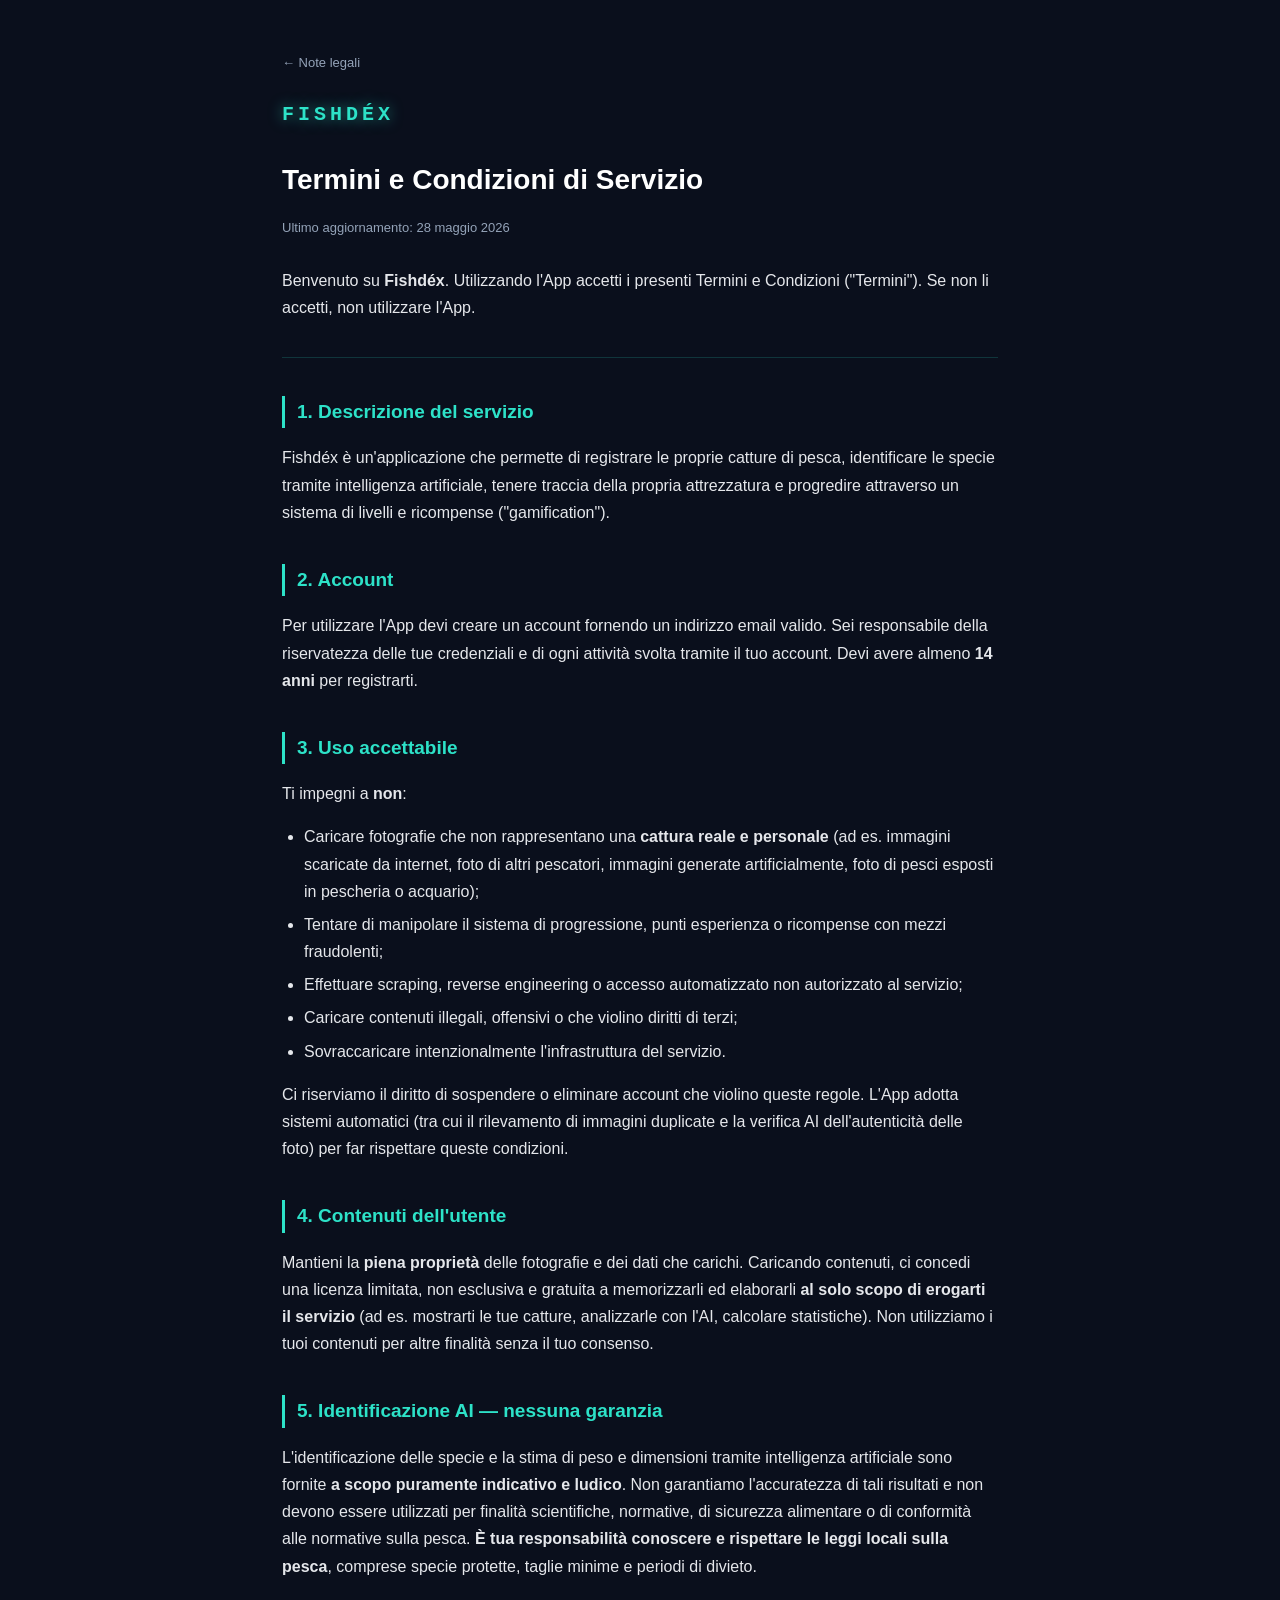
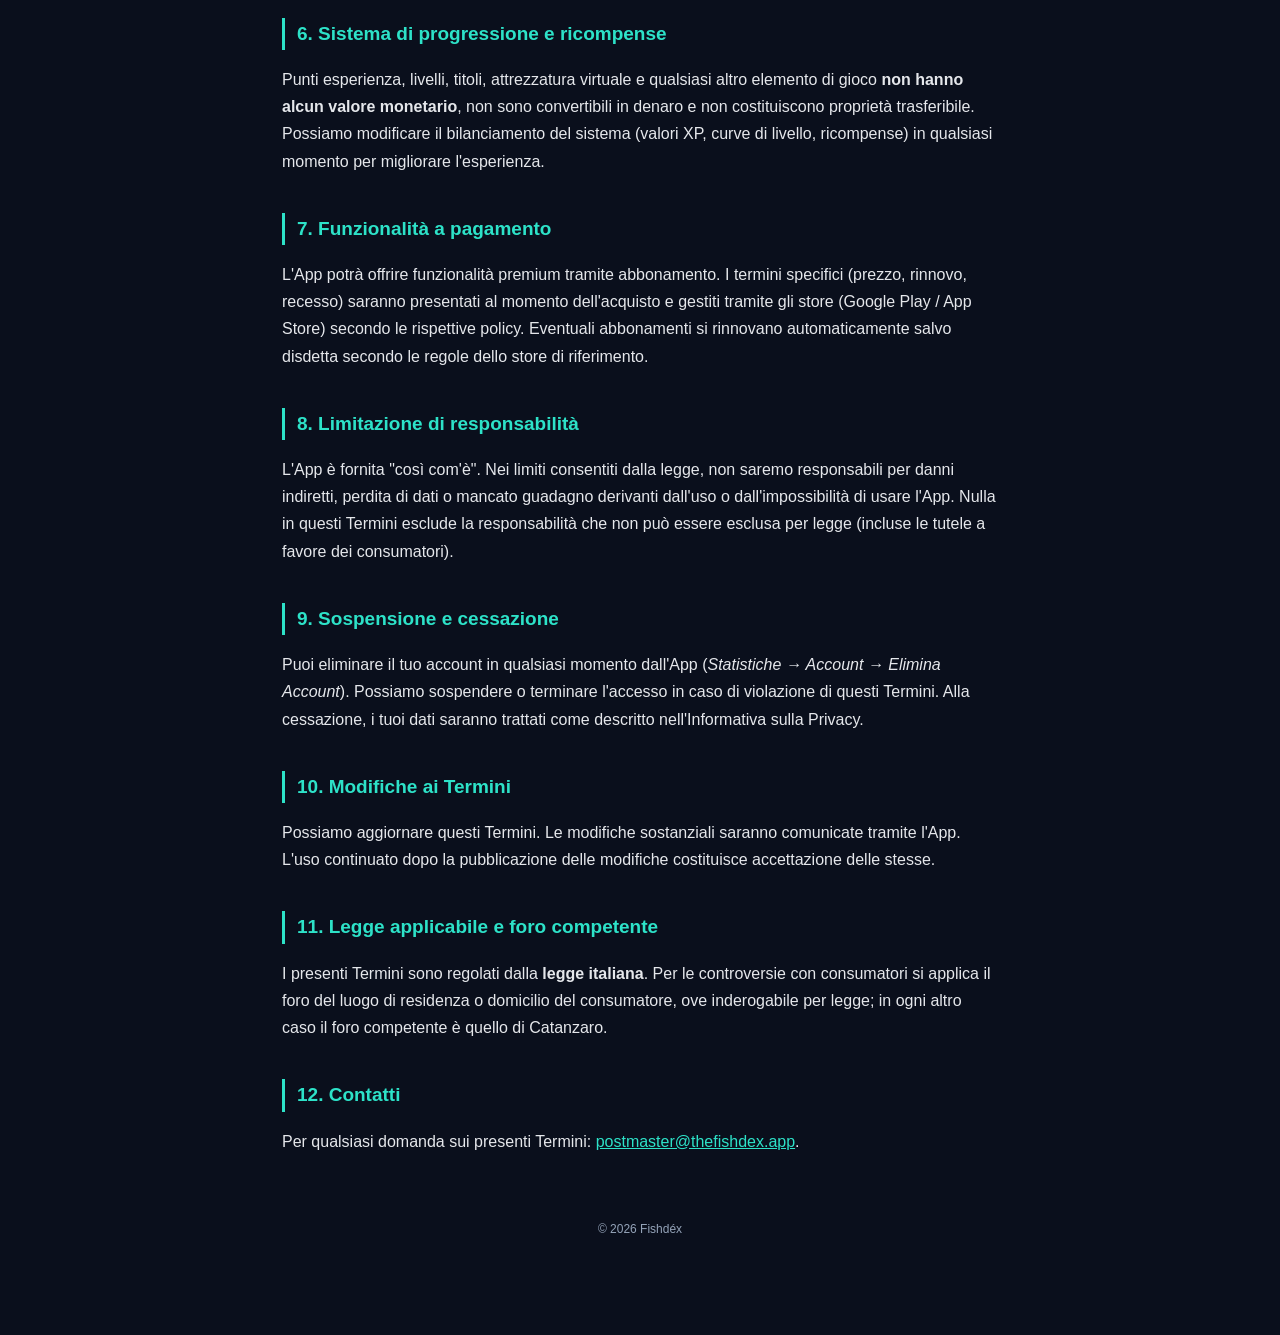
<file: termini.html>
<!DOCTYPE html>
<html lang="it">
<head>
  <meta charset="UTF-8" />
  <meta name="viewport" content="width=device-width, initial-scale=1.0" />
  <title>Termini e Condizioni — Fishdéx</title>
  <link rel="stylesheet" href="style.css" />
</head>
<body>
  <div class="wrap">
    <a class="back" href="index.html">← Note legali</a>
    <header class="brand"><span class="logo">FISHDÉX</span></header>
    <h1>Termini e Condizioni di Servizio</h1>
    <p class="updated">Ultimo aggiornamento: 28 maggio 2026</p>

    <p>Benvenuto su <strong>Fishdéx</strong>. Utilizzando l'App accetti i presenti Termini e
    Condizioni ("Termini"). Se non li accetti, non utilizzare l'App.</p>

    <hr />

    <h2>1. Descrizione del servizio</h2>
    <p>Fishdéx è un'applicazione che permette di registrare le proprie catture di pesca,
    identificare le specie tramite intelligenza artificiale, tenere traccia della propria
    attrezzatura e progredire attraverso un sistema di livelli e ricompense ("gamification").</p>

    <h2>2. Account</h2>
    <p>Per utilizzare l'App devi creare un account fornendo un indirizzo email valido. Sei
    responsabile della riservatezza delle tue credenziali e di ogni attività svolta tramite il
    tuo account. Devi avere almeno <strong>14 anni</strong> per registrarti.</p>

    <h2>3. Uso accettabile</h2>
    <p>Ti impegni a <strong>non</strong>:</p>
    <ul>
      <li>Caricare fotografie che non rappresentano una <strong>cattura reale e personale</strong>
      (ad es. immagini scaricate da internet, foto di altri pescatori, immagini generate
      artificialmente, foto di pesci esposti in pescheria o acquario);</li>
      <li>Tentare di manipolare il sistema di progressione, punti esperienza o ricompense con
      mezzi fraudolenti;</li>
      <li>Effettuare scraping, reverse engineering o accesso automatizzato non autorizzato al
      servizio;</li>
      <li>Caricare contenuti illegali, offensivi o che violino diritti di terzi;</li>
      <li>Sovraccaricare intenzionalmente l'infrastruttura del servizio.</li>
    </ul>
    <p>Ci riserviamo il diritto di sospendere o eliminare account che violino queste regole.
    L'App adotta sistemi automatici (tra cui il rilevamento di immagini duplicate e la verifica
    AI dell'autenticità delle foto) per far rispettare queste condizioni.</p>

    <h2>4. Contenuti dell'utente</h2>
    <p>Mantieni la <strong>piena proprietà</strong> delle fotografie e dei dati che carichi.
    Caricando contenuti, ci concedi una licenza limitata, non esclusiva e gratuita a
    memorizzarli ed elaborarli <strong>al solo scopo di erogarti il servizio</strong> (ad es.
    mostrarti le tue catture, analizzarle con l'AI, calcolare statistiche). Non utilizziamo i
    tuoi contenuti per altre finalità senza il tuo consenso.</p>

    <h2>5. Identificazione AI — nessuna garanzia</h2>
    <p>L'identificazione delle specie e la stima di peso e dimensioni tramite intelligenza
    artificiale sono fornite <strong>a scopo puramente indicativo e ludico</strong>. Non
    garantiamo l'accuratezza di tali risultati e non devono essere utilizzati per finalità
    scientifiche, normative, di sicurezza alimentare o di conformità alle normative sulla pesca.
    <strong>È tua responsabilità conoscere e rispettare le leggi locali sulla pesca</strong>,
    comprese specie protette, taglie minime e periodi di divieto.</p>

    <h2>6. Sistema di progressione e ricompense</h2>
    <p>Punti esperienza, livelli, titoli, attrezzatura virtuale e qualsiasi altro elemento di
    gioco <strong>non hanno alcun valore monetario</strong>, non sono convertibili in denaro e
    non costituiscono proprietà trasferibile. Possiamo modificare il bilanciamento del sistema
    (valori XP, curve di livello, ricompense) in qualsiasi momento per migliorare l'esperienza.</p>

    <h2>7. Funzionalità a pagamento</h2>
    <p>L'App potrà offrire funzionalità premium tramite abbonamento. I termini specifici
    (prezzo, rinnovo, recesso) saranno presentati al momento dell'acquisto e gestiti tramite gli
    store (Google Play / App Store) secondo le rispettive policy. Eventuali abbonamenti si
    rinnovano automaticamente salvo disdetta secondo le regole dello store di riferimento.</p>

    <h2>8. Limitazione di responsabilità</h2>
    <p>L'App è fornita "così com'è". Nei limiti consentiti dalla legge, non saremo responsabili
    per danni indiretti, perdita di dati o mancato guadagno derivanti dall'uso o
    dall'impossibilità di usare l'App. Nulla in questi Termini esclude la responsabilità che non
    può essere esclusa per legge (incluse le tutele a favore dei consumatori).</p>

    <h2>9. Sospensione e cessazione</h2>
    <p>Puoi eliminare il tuo account in qualsiasi momento dall'App (<em>Statistiche → Account →
    Elimina Account</em>). Possiamo sospendere o terminare l'accesso in caso di violazione di
    questi Termini. Alla cessazione, i tuoi dati saranno trattati come descritto nell'Informativa
    sulla Privacy.</p>

    <h2>10. Modifiche ai Termini</h2>
    <p>Possiamo aggiornare questi Termini. Le modifiche sostanziali saranno comunicate tramite
    l'App. L'uso continuato dopo la pubblicazione delle modifiche costituisce accettazione delle
    stesse.</p>

    <h2>11. Legge applicabile e foro competente</h2>
    <p>I presenti Termini sono regolati dalla <strong>legge italiana</strong>. Per le
    controversie con consumatori si applica il foro del luogo di residenza o domicilio del
    consumatore, ove inderogabile per legge; in ogni altro caso il foro competente è quello di
    Catanzaro.</p>

    <h2>12. Contatti</h2>
    <p>Per qualsiasi domanda sui presenti Termini: <a href="mailto:postmaster@thefishdex.app">postmaster@thefishdex.app</a>.</p>

    <footer>© 2026 Fishdéx</footer>
  </div>
</body>
</html>
</file>
<file: style.css>
/* Fishdéx legal pages — dark neon aesthetic matching the app. */
:root {
  --bg: #0a0f1c;
  --card: #111827;
  --cyan: #2de2c8;
  --green: #84cc16;
  --text: #e5e7eb;
  --muted: #94a3b8;
  --border: rgba(45, 226, 200, 0.18);
}

* { box-sizing: border-box; }

body {
  margin: 0;
  background: var(--bg);
  color: var(--text);
  font-family: -apple-system, BlinkMacSystemFont, "Segoe UI", Roboto, Helvetica, Arial, sans-serif;
  line-height: 1.7;
  -webkit-font-smoothing: antialiased;
}

.wrap {
  max-width: 760px;
  margin: 0 auto;
  padding: 48px 22px 96px;
}

header.brand {
  display: flex;
  align-items: center;
  gap: 12px;
  margin-bottom: 8px;
}

header.brand .logo {
  font-family: "Courier New", monospace;
  font-weight: 700;
  letter-spacing: 4px;
  font-size: 20px;
  color: var(--cyan);
  text-shadow: 0 0 14px rgba(45, 226, 200, 0.6);
}

h1 {
  font-size: 28px;
  margin: 24px 0 4px;
  color: #fff;
}

.updated {
  color: var(--muted);
  font-size: 13px;
  margin-bottom: 28px;
}

h2 {
  font-size: 19px;
  margin: 38px 0 12px;
  color: var(--cyan);
  border-left: 3px solid var(--cyan);
  padding-left: 12px;
}

h3 {
  font-size: 15px;
  margin: 22px 0 8px;
  color: var(--green);
}

a { color: var(--cyan); }

hr {
  border: none;
  border-top: 1px solid var(--border);
  margin: 36px 0;
}

table {
  width: 100%;
  border-collapse: collapse;
  margin: 16px 0;
  font-size: 14px;
}

th, td {
  border: 1px solid var(--border);
  padding: 10px 12px;
  text-align: left;
  vertical-align: top;
}

th { background: rgba(45, 226, 200, 0.06); color: var(--cyan); }

ul { padding-left: 22px; }
li { margin: 6px 0; }

/* Placeholder the owner must fill before publishing. */
mark.todo {
  background: rgba(255, 215, 0, 0.18);
  color: #ffd700;
  padding: 1px 6px;
  border-radius: 4px;
  font-weight: 600;
}

.card-links {
  display: grid;
  gap: 16px;
  margin-top: 32px;
}

.card-links a {
  display: block;
  background: var(--card);
  border: 1px solid var(--border);
  border-radius: 14px;
  padding: 20px 22px;
  text-decoration: none;
  color: var(--text);
  transition: border-color 0.2s, box-shadow 0.2s;
}

.card-links a:hover {
  border-color: var(--cyan);
  box-shadow: 0 0 24px rgba(45, 226, 200, 0.12);
}

.card-links a strong { color: var(--cyan); display: block; margin-bottom: 4px; }

footer {
  margin-top: 64px;
  color: var(--muted);
  font-size: 12px;
  text-align: center;
}

.back { display: inline-block; margin-bottom: 24px; color: var(--muted); text-decoration: none; font-size: 13px; }
.back:hover { color: var(--cyan); }
</file>
